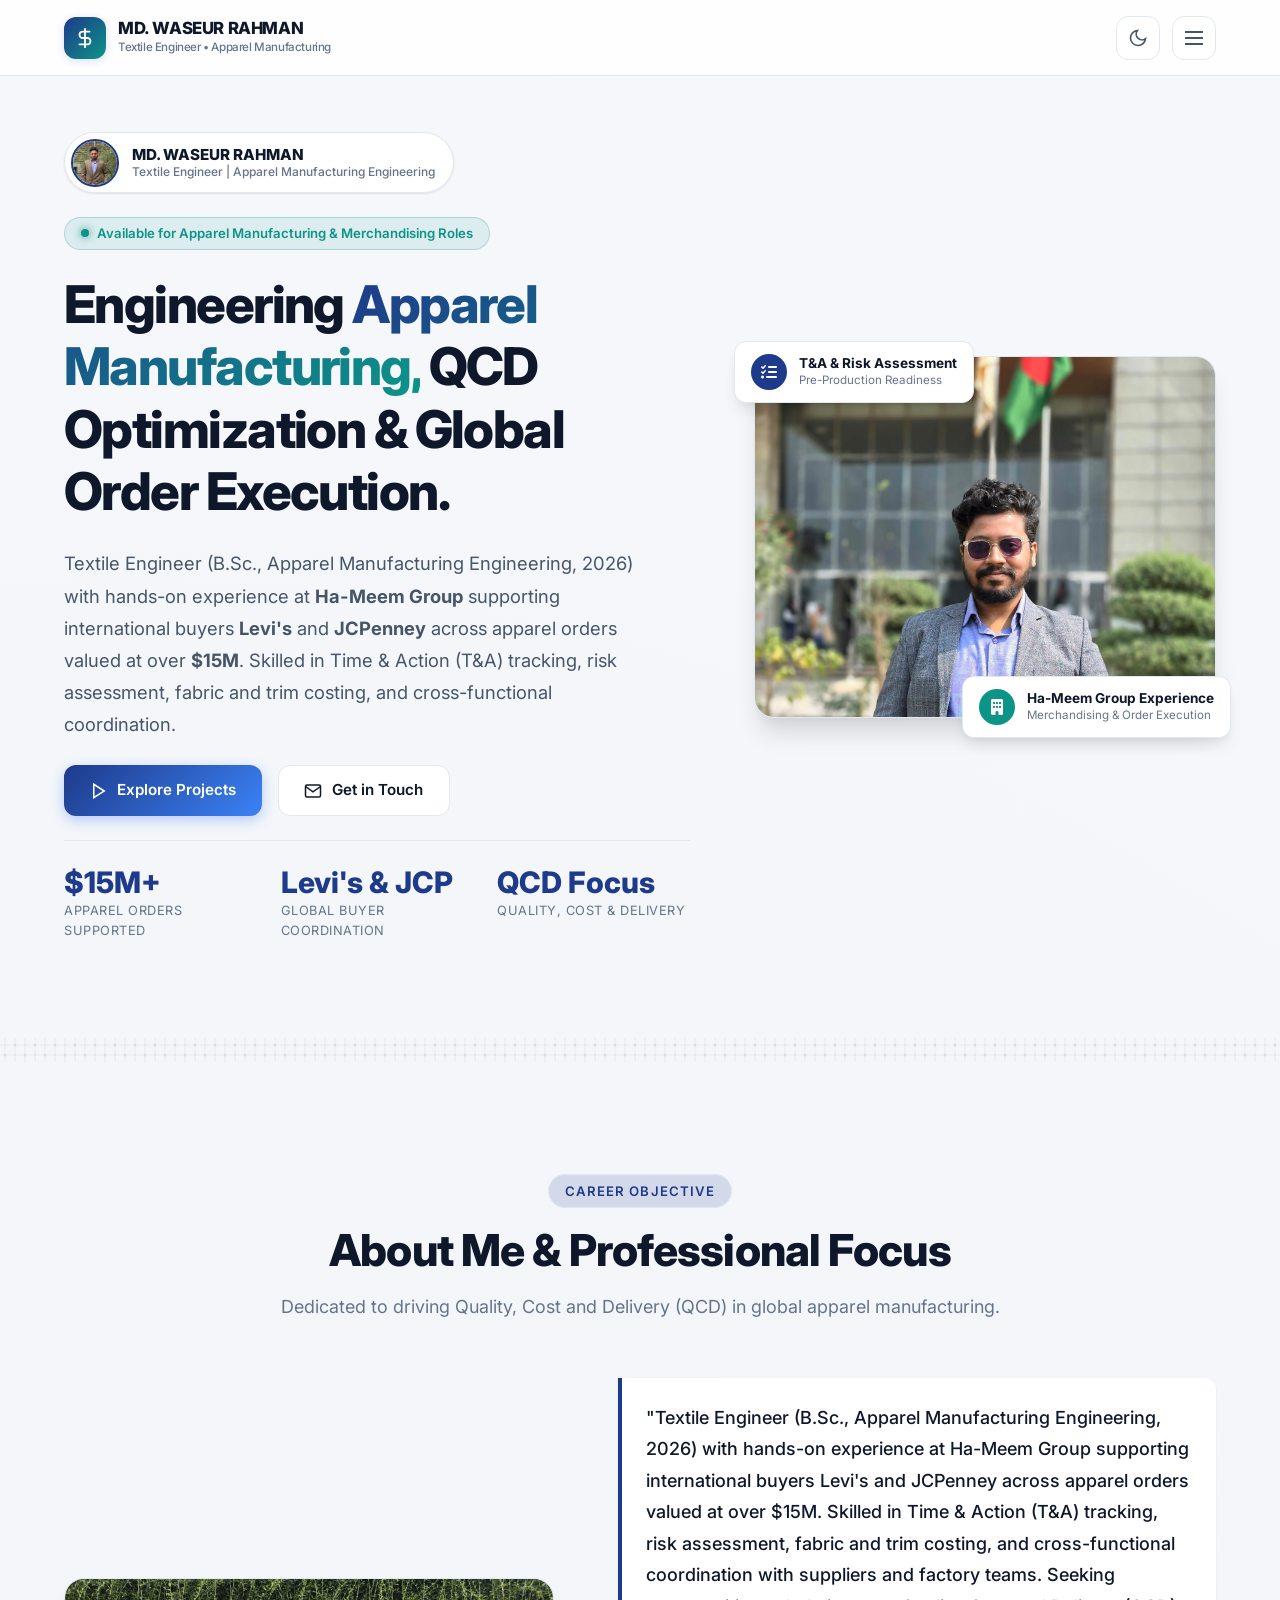
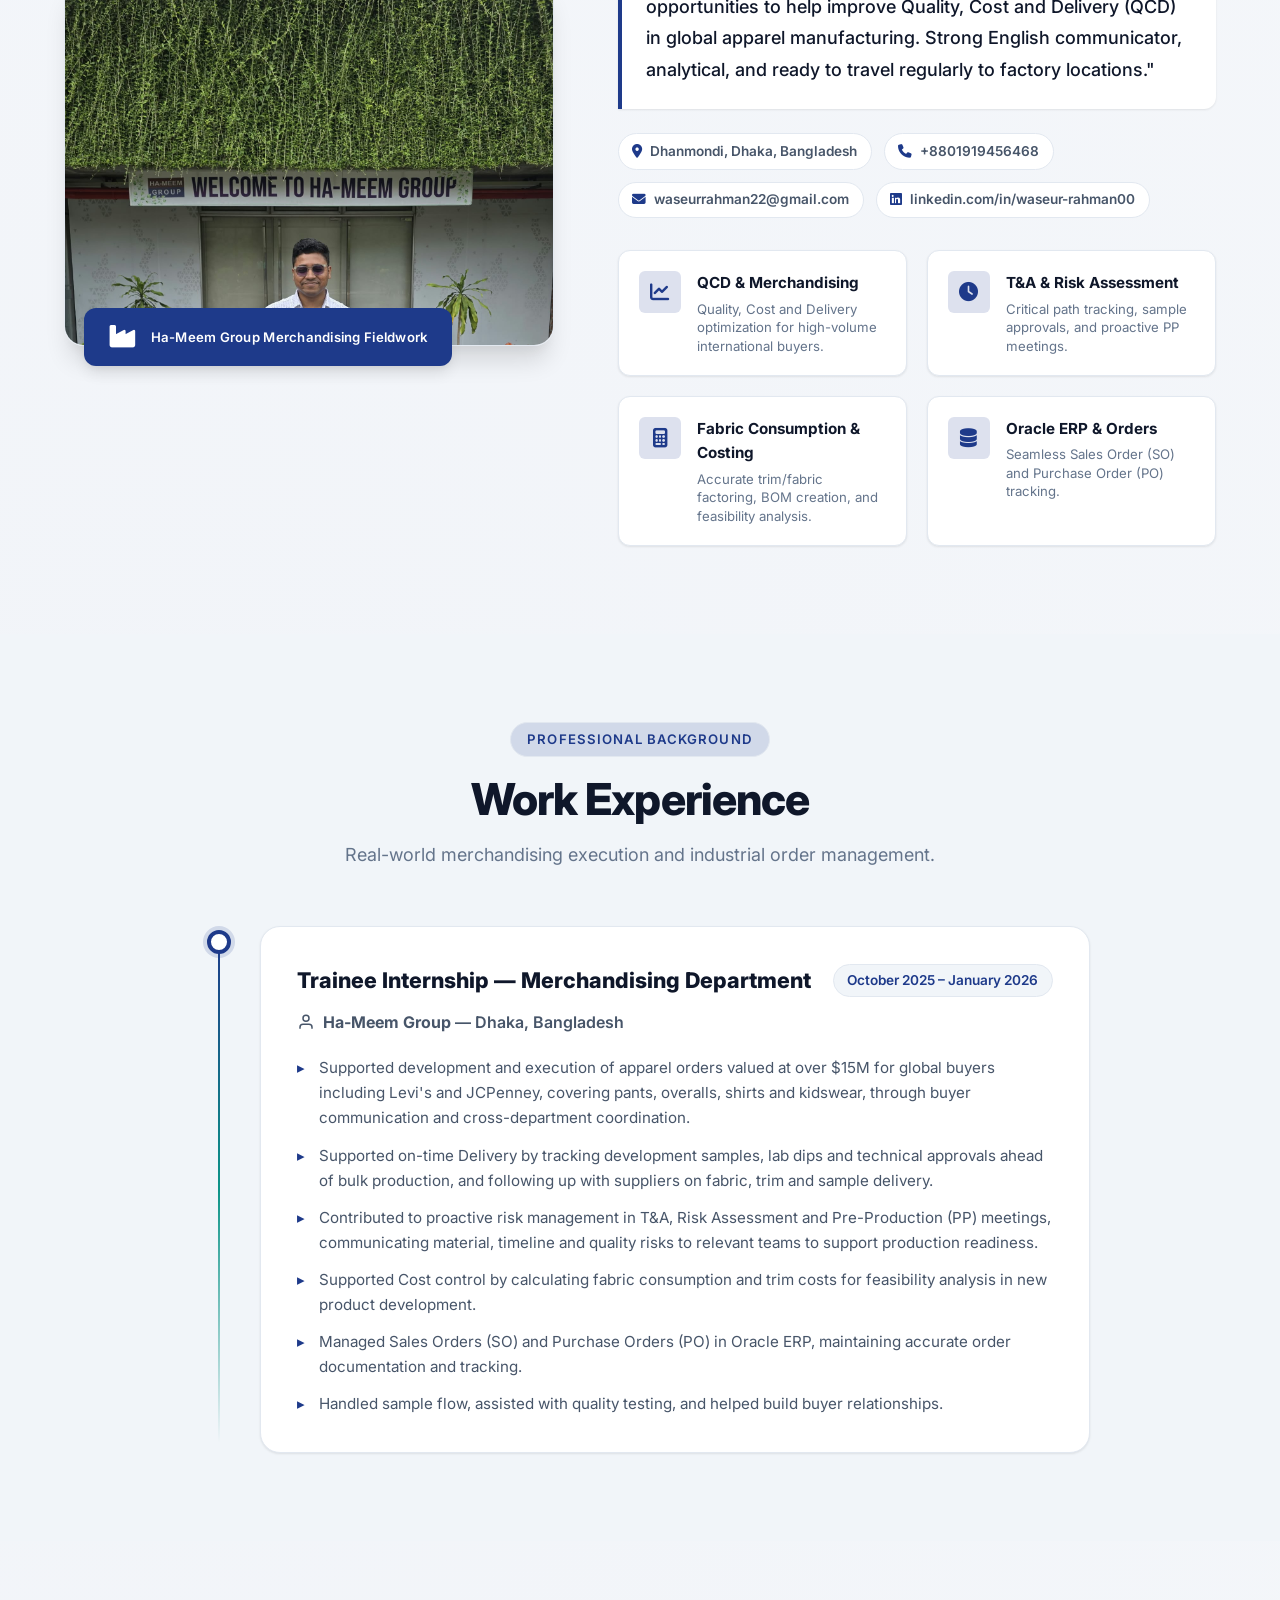
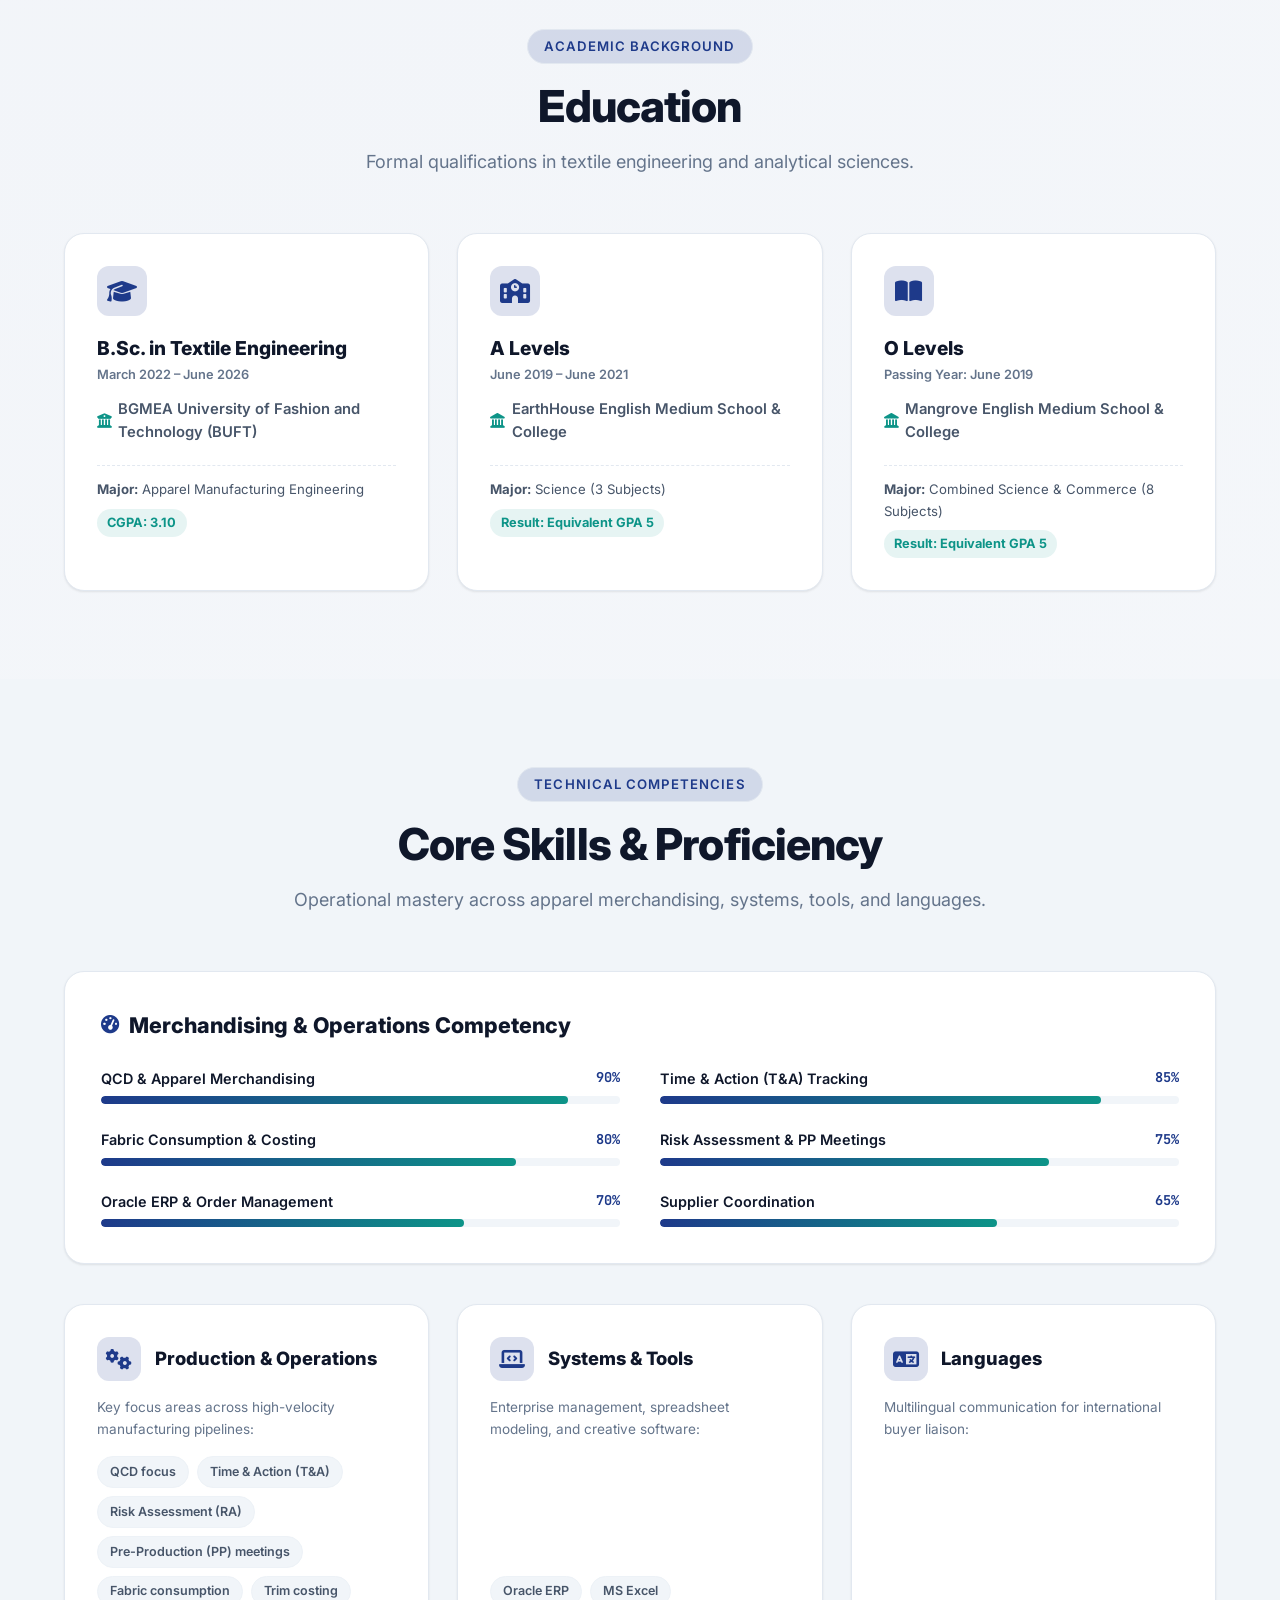
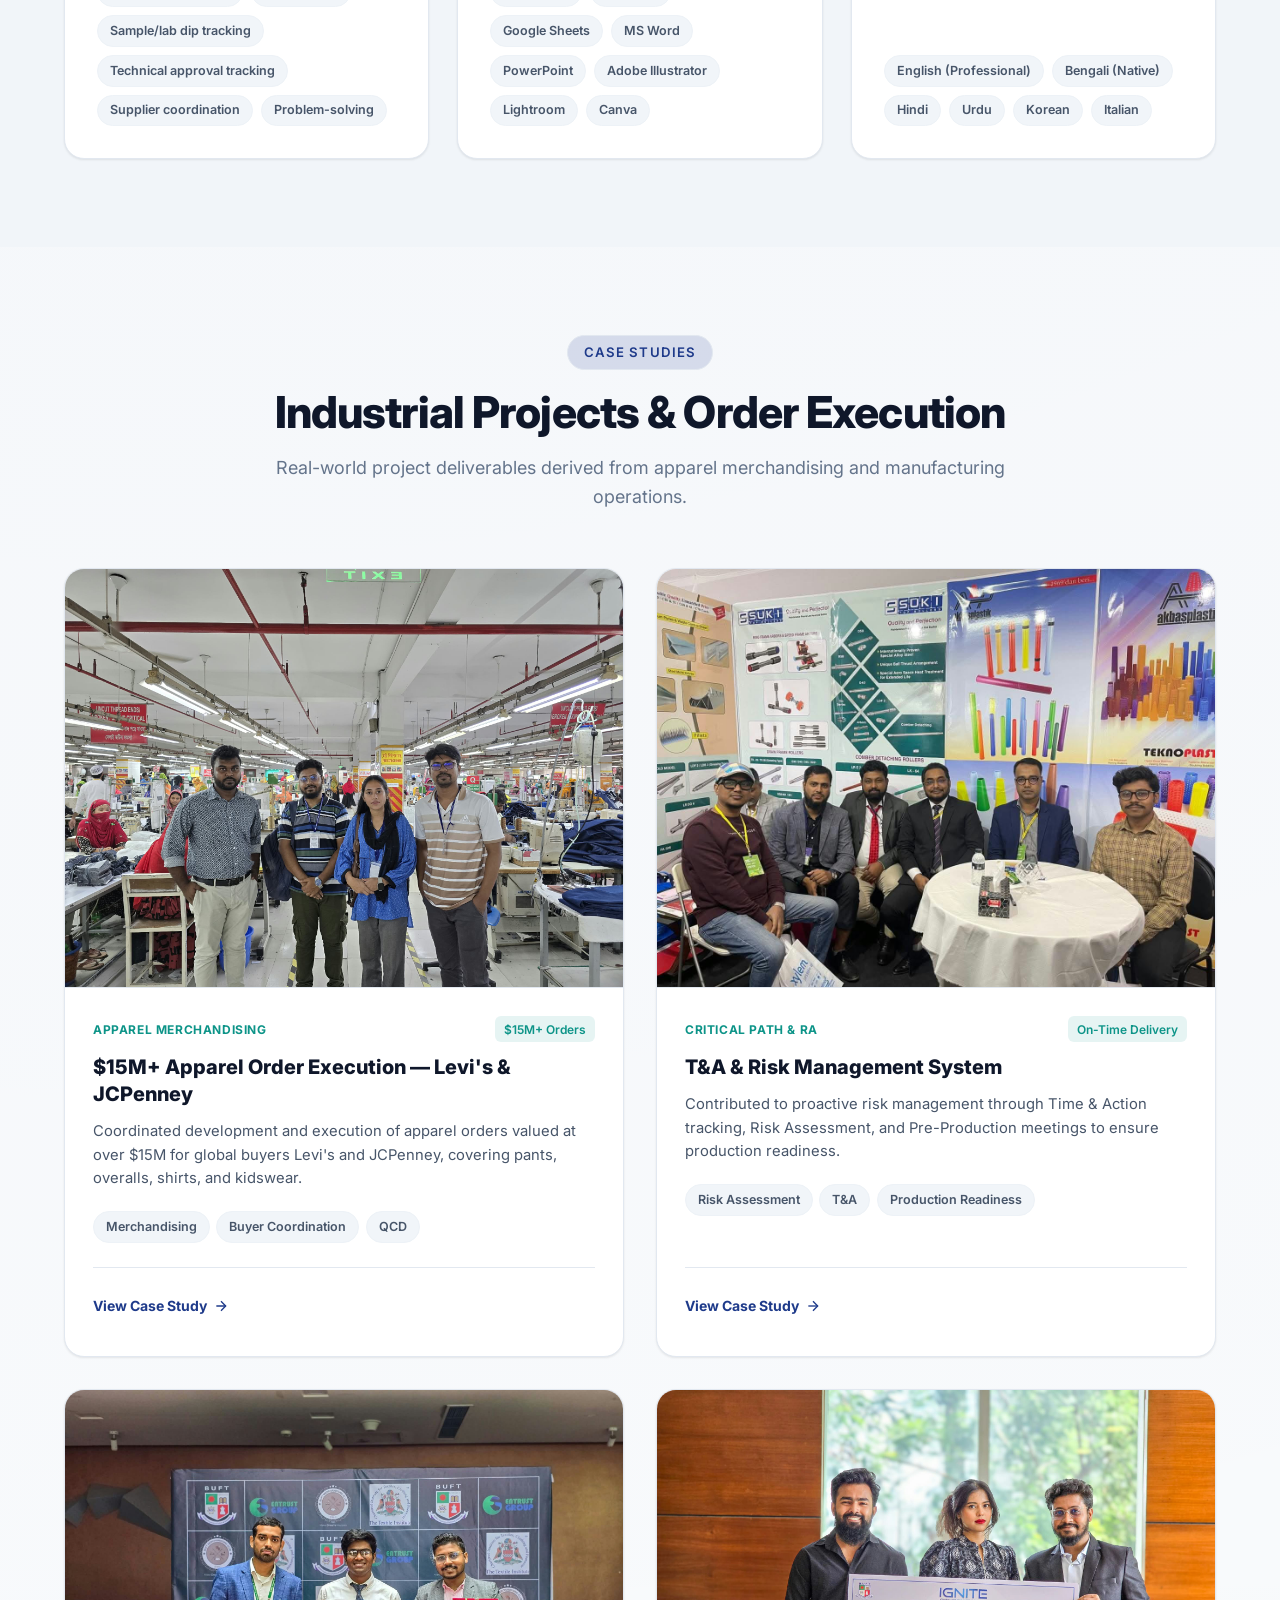
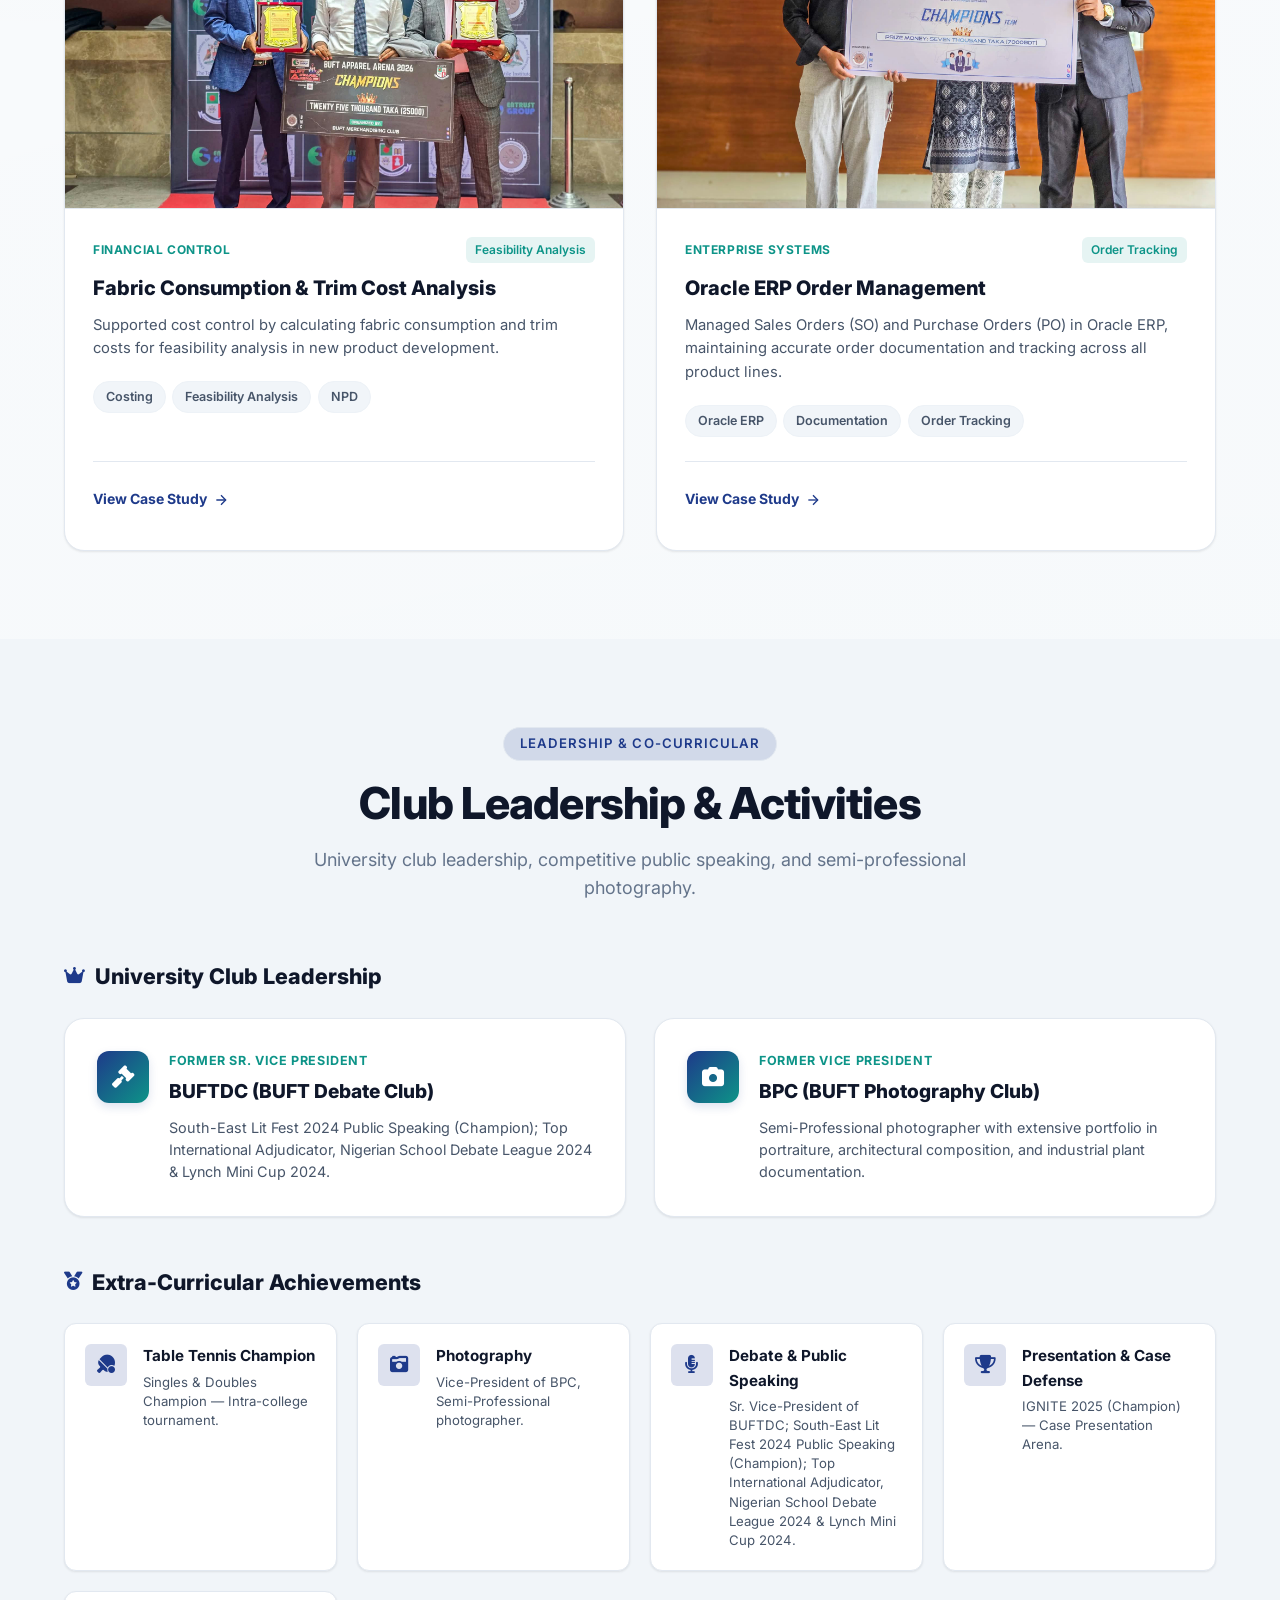
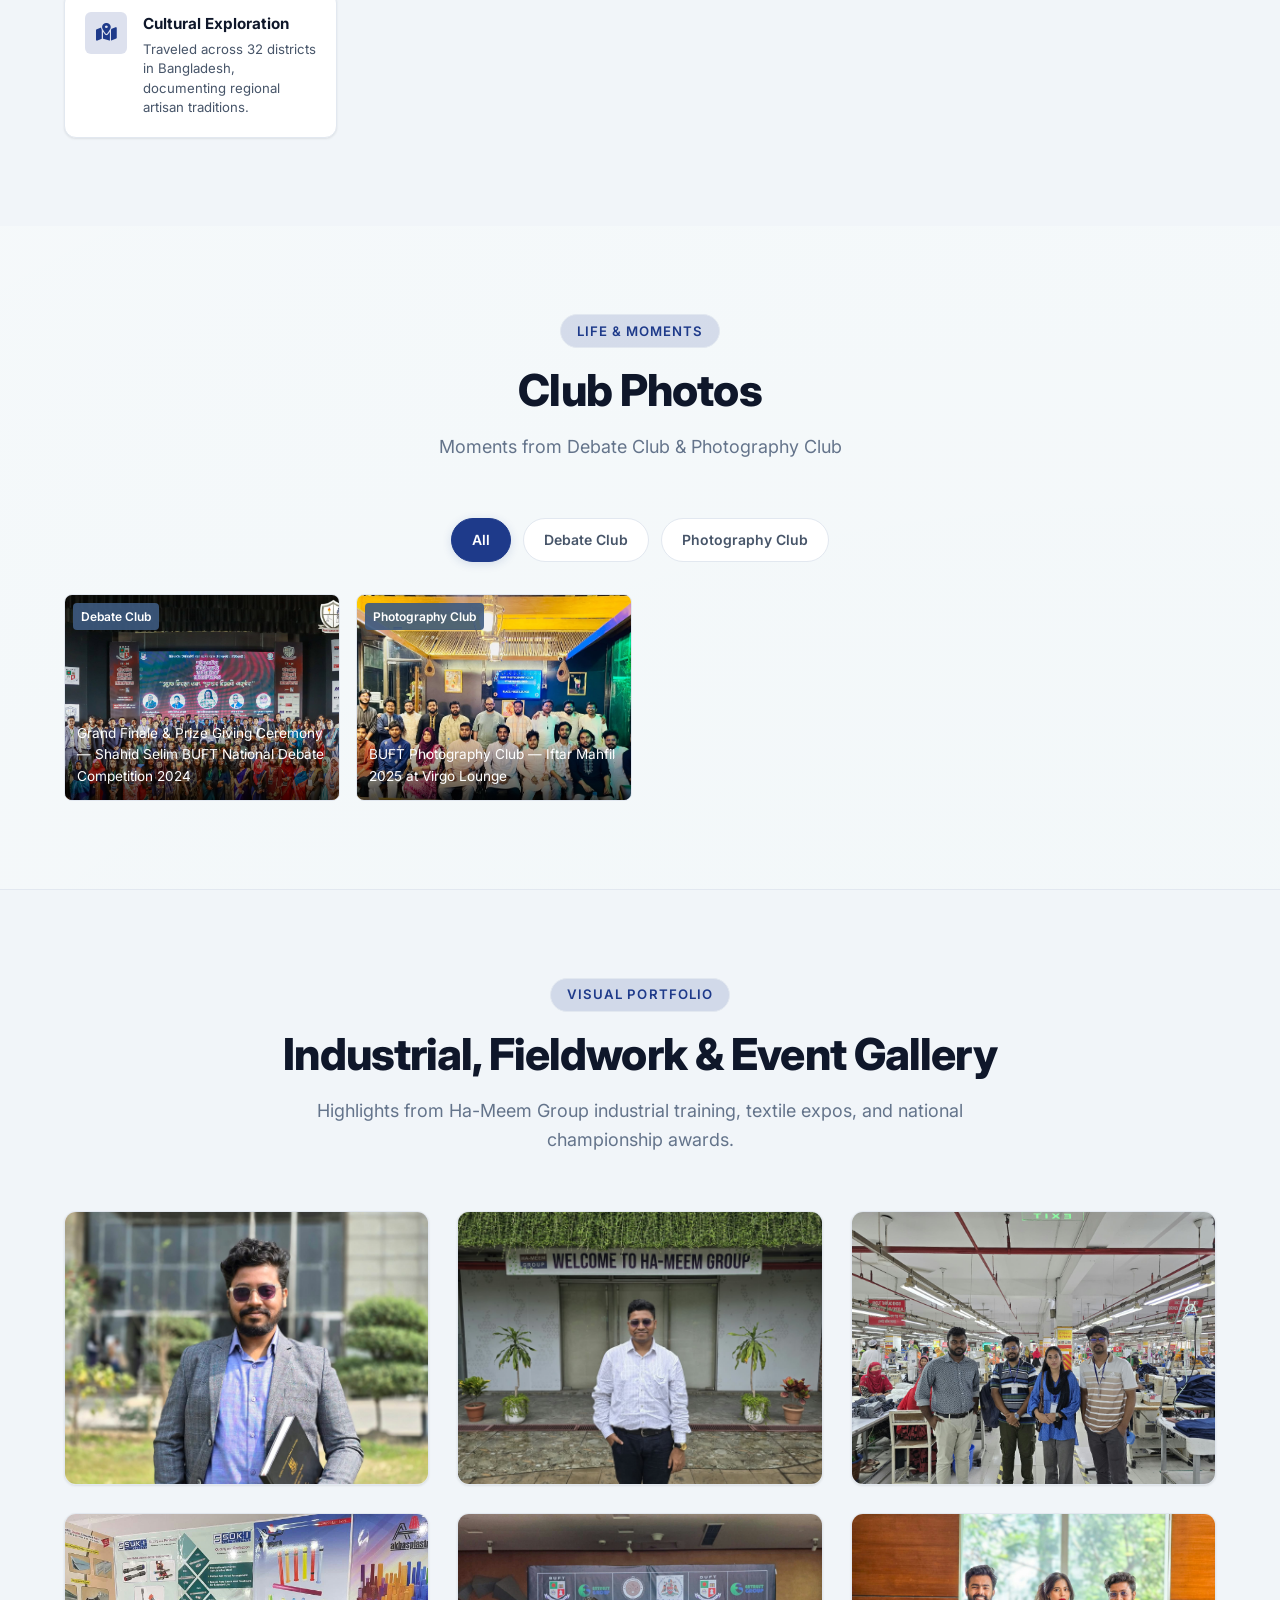
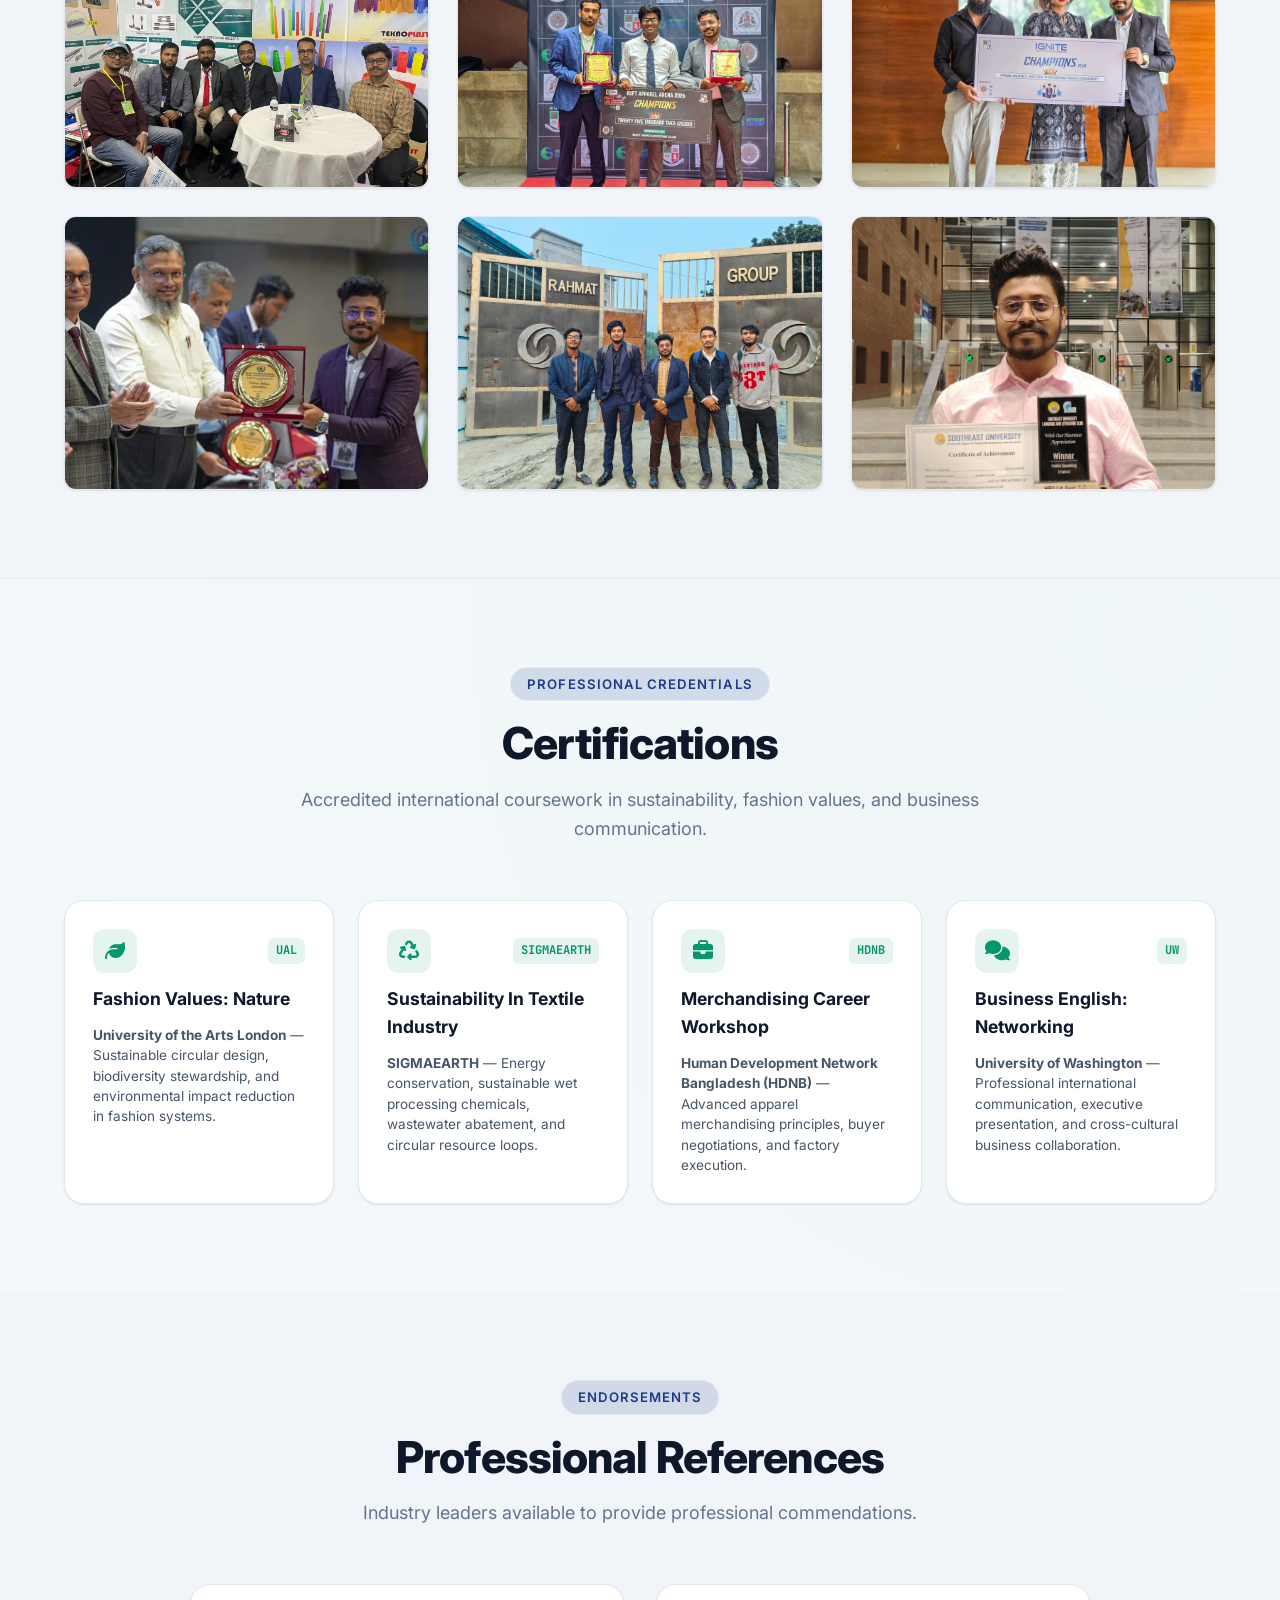
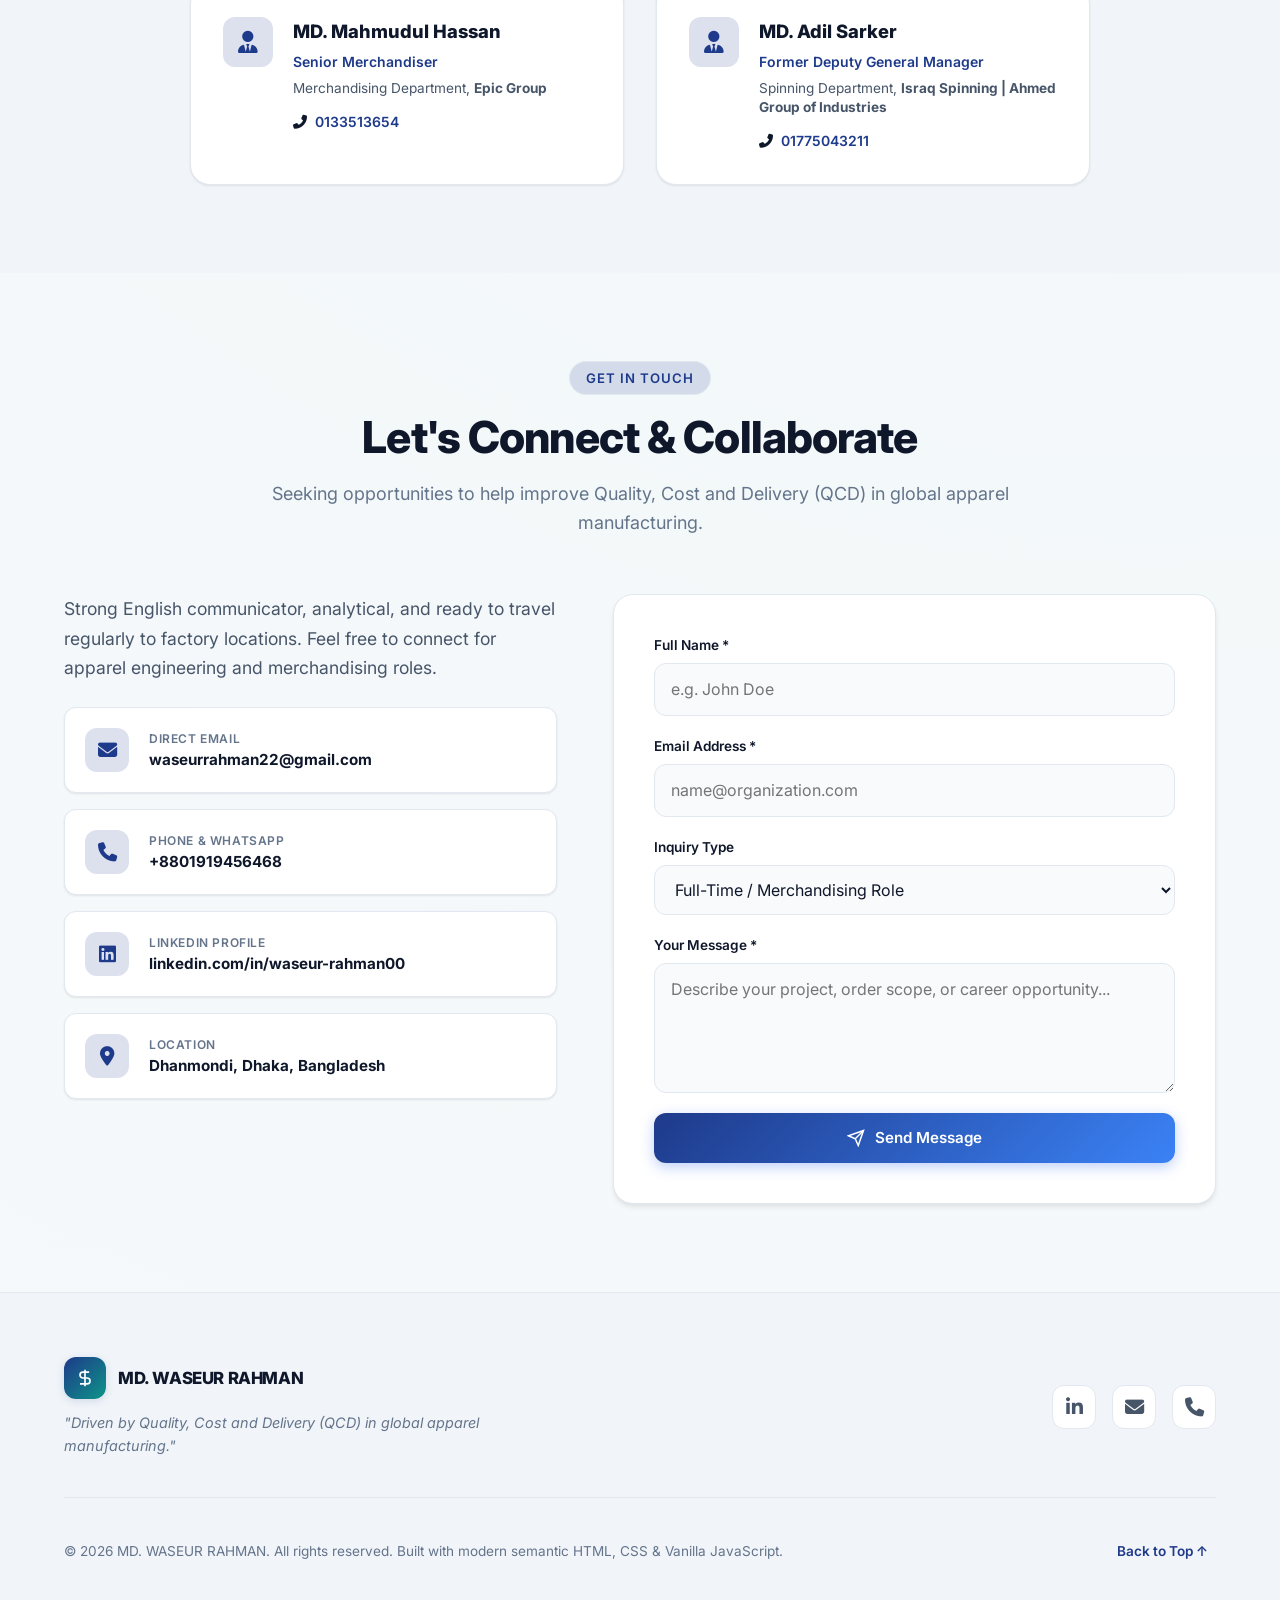
<file: index.html>
<!DOCTYPE html>
<html lang="en" data-theme="light">
<head>
  <meta charset="UTF-8">
  <meta name="viewport" content="width=device-width, initial-scale=1.0">
  <title>MD. WASEUR RAHMAN | Textile Engineer &amp; Apparel Manufacturing Specialist</title>
  <meta name="description" content="Portfolio of MD. WASEUR RAHMAN, Textile Engineer (B.Sc., Apparel Manufacturing Engineering, 2026, BUFT) with hands-on experience at Ha-Meem Group supporting Levi's and JCPenney orders over $15M.">
  <meta name="keywords" content="MD. WASEUR RAHMAN, Textile Engineer, Apparel Manufacturing Engineering, BUFT, Ha-Meem Group, Levi's, JCPenney, Merchandising, Time & Action, Risk Assessment, Oracle ERP, QCD">
  <meta name="author" content="MD. WASEUR RAHMAN">

  <!-- Open Graph / Meta -->
  <meta property="og:type" content="website">
  <meta property="og:title" content="MD. WASEUR RAHMAN | Textile Engineer | Apparel Manufacturing Engineering">
  <meta property="og:description" content="Textile Engineer with hands-on experience at Ha-Meem Group supporting global buyers Levi's and JCPenney across apparel orders valued at over $15M.">

  <!-- Google Fonts: Inter & JetBrains Mono -->
  <link rel="preconnect" href="https://fonts.googleapis.com">
  <link rel="preconnect" href="https://fonts.gstatic.com" crossorigin>
  <link href="https://fonts.googleapis.com/css2?family=Inter:wght@300;400;500;600;700;800&family=JetBrains+Mono:wght@400;600&display=swap" rel="stylesheet">

  <!-- Font Awesome Icons -->
  <link rel="stylesheet" href="https://cdnjs.cloudflare.com/ajax/libs/font-awesome/6.5.1/css/all.min.css">

  <!-- Stylesheet -->
  <link rel="stylesheet" href="style.css">
</head>
<body>

  <!-- ========================================================================
       Header & Navigation
       ======================================================================== -->
  <header class="site-header">
    <div class="container navbar">
      <a href="#home" class="brand" aria-label="MD. WASEUR RAHMAN Portfolio Home">
        <div class="brand-icon-wrap" aria-hidden="true">
          <!-- Textile Spool / Weave SVG Icon -->
          <svg width="22" height="22" viewBox="0 0 24 24" fill="none" stroke="currentColor" stroke-width="2" stroke-linecap="round" stroke-linejoin="round">
            <path d="M12 2v20M17 5H9.5a3.5 3.5 0 0 0 0 7h5a3.5 3.5 0 0 1 0 7H6"/>
          </svg>
        </div>
        <div class="brand-text">
          <span class="brand-name">MD. WASEUR RAHMAN</span>
          <span class="brand-tagline">Textile Engineer • Apparel Manufacturing</span>
        </div>
      </a>

      <!-- Desktop & Mobile Navigation Links -->
      <nav id="nav-links" class="nav-links" aria-label="Main Navigation">
        <a href="#home" class="nav-link active">Home</a>
        <a href="#about" class="nav-link">About</a>
        <a href="#experience" class="nav-link">Experience</a>
        <a href="#education" class="nav-link">Education</a>
        <a href="#skills" class="nav-link">Skills</a>
        <a href="#projects" class="nav-link">Projects</a>
        <a href="#leadership" class="nav-link">Leadership</a>
        <a href="#club-photos" class="nav-link">Club Photos</a>
        <a href="#gallery" class="nav-link">Gallery</a>
        <a href="#certifications" class="nav-link">Certifications</a>
        <a href="#references" class="nav-link">References</a>
        <a href="#contact" class="nav-link">Contact</a>
      </nav>

      <div class="nav-actions">
        <!-- Theme Toggle Button -->
        <button id="theme-toggle-btn" class="theme-toggle-btn" aria-label="Toggle Dark/Light Mode" title="Toggle theme">
          <svg width="20" height="20" viewBox="0 0 24 24" fill="none" stroke="currentColor" stroke-width="2"><path d="M21 12.79A9 9 0 1 1 11.21 3 7 7 0 0 0 21 12.79z"/></svg>
        </button>

        <!-- Mobile Menu Toggle Button -->
        <button id="mobile-menu-btn" class="mobile-menu-btn hamburger" aria-label="Open mobile menu" aria-expanded="false">
          <svg width="24" height="24" viewBox="0 0 24 24" fill="none" stroke="currentColor" stroke-width="2"><line x1="3" y1="12" x2="21" y2="12"/><line x1="3" y1="6" x2="21" y2="6"/><line x1="3" y1="18" x2="21" y2="18"/></svg>
        </button>
      </div>
    </div>
  </header>

  <main>
    <!-- ======================================================================
         1. Hero Section
         ====================================================================== -->
    <section id="home" class="hero-section">
      <div class="container hero-grid">
        <div class="hero-content">
          <!-- Hero Author Badge with Profile Image -->
          <div class="hero-author-badge">
            <!-- Adjust data-focus to re-center the subject. Format: "X% Y%". X=horizontal (0% left, 100% right), Y=vertical (0% top, 100% bottom) -->
            <div id="profile-img-slot" class="img-slot aspect-1-1 hero-avatar">
              <img src="assets/images/profile/profile.jpg" alt="Profile photo of MD. WASEUR RAHMAN" data-focus="50% 30%" loading="eager" class="loaded">
            </div>
            <div class="hero-author-info">
              <span class="hero-author-name">MD. WASEUR RAHMAN</span>
              <span class="hero-author-title">Textile Engineer | Apparel Manufacturing Engineering</span>
            </div>
          </div>

          <div class="hero-pill">
            <span class="hero-pill-dot" aria-hidden="true"></span>
            <span>Available for Apparel Manufacturing &amp; Merchandising Roles</span>
          </div>

          <h1 class="hero-title">
            Engineering <span class="gradient-text">Apparel Manufacturing,</span> QCD Optimization &amp; Global Order Execution.
          </h1>

          <p class="hero-description">
            Textile Engineer (B.Sc., Apparel Manufacturing Engineering, 2026) with hands-on experience at <strong>Ha-Meem Group</strong> supporting international buyers <strong>Levi's</strong> and <strong>JCPenney</strong> across apparel orders valued at over <strong>$15M</strong>. Skilled in Time &amp; Action (T&amp;A) tracking, risk assessment, fabric and trim costing, and cross-functional coordination.
          </p>

          <div class="hero-actions">
            <a href="#projects" class="btn btn-primary">
              <svg width="18" height="18" viewBox="0 0 24 24" fill="none" stroke="currentColor" stroke-width="2"><polygon points="5 3 19 12 5 21 5 3"/></svg>
              Explore Projects
            </a>
            <a href="#contact" class="btn btn-secondary">
              <svg width="18" height="18" viewBox="0 0 24 24" fill="none" stroke="currentColor" stroke-width="2"><path d="M4 4h16c1.1 0 2 .9 2 2v12c0 1.1-.9 2-2 2H4c-1.1 0-2-.9-2-2V6c0-1.1.9-2 2-2z"/><polyline points="22,6 12,13 2,6"/></svg>
              Get in Touch
            </a>
          </div>

          <!-- Quick Quantitative Stats -->
          <div class="hero-stats">
            <div class="stat-item">
              <span class="stat-number">$15M+</span>
              <span class="stat-label">Apparel Orders Supported</span>
            </div>
            <div class="stat-item">
              <span class="stat-number">Levi's &amp; JCP</span>
              <span class="stat-label">Global Buyer Coordination</span>
            </div>
            <div class="stat-item">
              <span class="stat-number">QCD Focus</span>
              <span class="stat-label">Quality, Cost &amp; Delivery</span>
            </div>
          </div>
        </div>

        <!-- Hero Visual Media with Aspect Ratio Enforcement -->
        <div class="hero-media-wrapper">
          <div class="hero-media-card">
            <!-- Adjust data-focus to re-center the subject. Format: "X% Y%". X=horizontal (0% left, 100% right), Y=vertical (0% top, 100% bottom) -->
            <div id="hero-img-slot" class="img-slot aspect-hero">
              <img src="assets/images/hero/hero.jpg" alt="MD. WASEUR RAHMAN presenting BUFT Industrial Training Report" data-focus="50% 18%" loading="eager" class="loaded">
            </div>
          </div>

          <!-- Decorative Floating Badges -->
          <div class="floating-badge badge-top-left badge-blue">
            <div class="floating-badge-icon" aria-hidden="true">
              <i class="fas fa-tasks"></i>
            </div>
            <div class="floating-badge-text">
              <span class="floating-badge-title">T&amp;A &amp; Risk Assessment</span>
              <span class="floating-badge-desc">Pre-Production Readiness</span>
            </div>
          </div>

          <div class="floating-badge badge-bottom-right badge-teal">
            <div class="floating-badge-icon" aria-hidden="true">
              <i class="fas fa-building"></i>
            </div>
            <div class="floating-badge-text">
              <span class="floating-badge-title">Ha-Meem Group Experience</span>
              <span class="floating-badge-desc">Merchandising &amp; Order Execution</span>
            </div>
          </div>
        </div>
      </div>
    </section>

    <div class="weave-divider" aria-hidden="true"></div>

    <!-- ======================================================================
         2. About Section (Career Objective)
         ====================================================================== -->
    <section id="about" class="section">
      <div class="container">
        <div class="section-title-wrap">
          <span class="section-badge">Career Objective</span>
          <h2 class="section-title">About Me &amp; Professional Focus</h2>
          <p class="section-subtitle">Dedicated to driving Quality, Cost and Delivery (QCD) in global apparel manufacturing.</p>
        </div>

        <div class="about-grid">
          <!-- About Image Column -->
          <div class="about-visual-column">
            <div class="about-img-frame">
              <!-- Adjust data-focus to re-center the subject. Format: "X% Y%". X=horizontal (0% left, 100% right), Y=vertical (0% top, 100% bottom) -->
              <div id="about-img-slot" class="img-slot aspect-4-3">
                <img src="assets/images/profile/about.jpg" alt="MD. WASEUR RAHMAN at Ha-Meem Group Industrial Complex" data-focus="50% 20%" loading="lazy" class="loaded">
              </div>
            </div>
            <div class="about-experience-badge">
              <span class="about-experience-num"><i class="fas fa-industry"></i></span>
              <span class="about-experience-label">Ha-Meem Group Merchandising Fieldwork</span>
            </div>
          </div>

          <!-- About Biography & Core Competencies -->
          <div class="about-content-column">
            <p class="lead-bio">
              "Textile Engineer (B.Sc., Apparel Manufacturing Engineering, 2026) with hands-on experience at Ha-Meem Group supporting international buyers Levi's and JCPenney across apparel orders valued at over $15M. Skilled in Time &amp; Action (T&amp;A) tracking, risk assessment, fabric and trim costing, and cross-functional coordination with suppliers and factory teams. Seeking opportunities to help improve Quality, Cost and Delivery (QCD) in global apparel manufacturing. Strong English communicator, analytical, and ready to travel regularly to factory locations."
            </p>

            <!-- Quick Personal Info Pill Strip -->
            <div class="personal-info-strip">
              <div class="info-pill"><i class="fas fa-map-marker-alt"></i> Dhanmondi, Dhaka, Bangladesh</div>
              <div class="info-pill"><i class="fas fa-phone"></i> +8801919456468</div>
              <div class="info-pill"><i class="fas fa-envelope"></i> waseurrahman22@gmail.com</div>
              <a href="https://www.linkedin.com/in/waseur-rahman00" target="_blank" rel="noopener noreferrer" class="info-pill info-pill-link">
                <i class="fab fa-linkedin"></i> linkedin.com/in/waseur-rahman00
              </a>
            </div>

            <!-- Key Competency Cards -->
            <div class="key-competencies-grid">
              <div class="competency-card">
                <div class="competency-icon" aria-hidden="true"><i class="fas fa-chart-line"></i></div>
                <div>
                  <h3 class="competency-title">QCD &amp; Merchandising</h3>
                  <p class="competency-desc">Quality, Cost and Delivery optimization for high-volume international buyers.</p>
                </div>
              </div>
              <div class="competency-card">
                <div class="competency-icon" aria-hidden="true"><i class="fas fa-clock"></i></div>
                <div>
                  <h3 class="competency-title">T&amp;A &amp; Risk Assessment</h3>
                  <p class="competency-desc">Critical path tracking, sample approvals, and proactive PP meetings.</p>
                </div>
              </div>
              <div class="competency-card">
                <div class="competency-icon" aria-hidden="true"><i class="fas fa-calculator"></i></div>
                <div>
                  <h3 class="competency-title">Fabric Consumption &amp; Costing</h3>
                  <p class="competency-desc">Accurate trim/fabric factoring, BOM creation, and feasibility analysis.</p>
                </div>
              </div>
              <div class="competency-card">
                <div class="competency-icon" aria-hidden="true"><i class="fas fa-database"></i></div>
                <div>
                  <h3 class="competency-title">Oracle ERP &amp; Orders</h3>
                  <p class="competency-desc">Seamless Sales Order (SO) and Purchase Order (PO) tracking.</p>
                </div>
              </div>
            </div>
          </div>
        </div>
      </div>
    </section>

    <!-- ======================================================================
         3. Work Experience Section
         ====================================================================== -->
    <section id="experience" class="section" style="background: var(--bg-secondary);">
      <div class="container">
        <div class="section-title-wrap">
          <span class="section-badge">Professional Background</span>
          <h2 class="section-title">Work Experience</h2>
          <p class="section-subtitle">Real-world merchandising execution and industrial order management.</p>
        </div>

        <div class="timeline-wrap">
          <!-- Role: Trainee Internship — Merchandising Department -->
          <div class="timeline-item">
            <div class="timeline-marker" aria-hidden="true"></div>
            <div class="timeline-card">
              <div class="timeline-meta">
                <h3 class="timeline-role">Trainee Internship — Merchandising Department</h3>
                <span class="timeline-duration">October 2025 – January 2026</span>
              </div>
              <div class="timeline-company">
                <svg width="18" height="18" viewBox="0 0 24 24" fill="none" stroke="currentColor" stroke-width="2"><path d="M20 21v-2a4 4 0 0 0-4-4H8a4 4 0 0 0-4 4v2"/><circle cx="12" cy="7" r="4"/></svg>
                <span><strong>Ha-Meem Group</strong> — Dhaka, Bangladesh</span>
              </div>
              <ul class="timeline-bullets">
                <li>Supported development and execution of apparel orders valued at over $15M for global buyers including Levi's and JCPenney, covering pants, overalls, shirts and kidswear, through buyer communication and cross-department coordination.</li>
                <li>Supported on-time Delivery by tracking development samples, lab dips and technical approvals ahead of bulk production, and following up with suppliers on fabric, trim and sample delivery.</li>
                <li>Contributed to proactive risk management in T&amp;A, Risk Assessment and Pre-Production (PP) meetings, communicating material, timeline and quality risks to relevant teams to support production readiness.</li>
                <li>Supported Cost control by calculating fabric consumption and trim costs for feasibility analysis in new product development.</li>
                <li>Managed Sales Orders (SO) and Purchase Orders (PO) in Oracle ERP, maintaining accurate order documentation and tracking.</li>
                <li>Handled sample flow, assisted with quality testing, and helped build buyer relationships.</li>
              </ul>
            </div>
          </div>
        </div>
      </div>
    </section>

    <!-- ======================================================================
         4. Education Section
         ====================================================================== -->
    <section id="education" class="section">
      <div class="container">
        <div class="section-title-wrap">
          <span class="section-badge">Academic Background</span>
          <h2 class="section-title">Education</h2>
          <p class="section-subtitle">Formal qualifications in textile engineering and analytical sciences.</p>
        </div>

        <div class="education-grid">
          <!-- 1. B.Sc. in Textile Engineering -->
          <div class="education-card">
            <div class="edu-badge-icon" aria-hidden="true">
              <i class="fas fa-graduation-cap"></i>
            </div>
            <div class="edu-card-content">
              <div class="edu-header">
                <h3 class="edu-degree">B.Sc. in Textile Engineering</h3>
                <span class="edu-duration">March 2022 – June 2026</span>
              </div>
              <div class="edu-institution">
                <i class="fas fa-university"></i> BGMEA University of Fashion and Technology (BUFT)
              </div>
              <div class="edu-details-row">
                <span class="edu-tag"><strong>Major:</strong> Apparel Manufacturing Engineering</span>
                <span class="edu-score-badge">CGPA: 3.10</span>
              </div>
            </div>
          </div>

          <!-- 2. A Levels -->
          <div class="education-card">
            <div class="edu-badge-icon" aria-hidden="true">
              <i class="fas fa-school"></i>
            </div>
            <div class="edu-card-content">
              <div class="edu-header">
                <h3 class="edu-degree">A Levels</h3>
                <span class="edu-duration">June 2019 – June 2021</span>
              </div>
              <div class="edu-institution">
                <i class="fas fa-landmark"></i> EarthHouse English Medium School &amp; College
              </div>
              <div class="edu-details-row">
                <span class="edu-tag"><strong>Major:</strong> Science (3 Subjects)</span>
                <span class="edu-score-badge">Result: Equivalent GPA 5</span>
              </div>
            </div>
          </div>

          <!-- 3. O Levels -->
          <div class="education-card">
            <div class="edu-badge-icon" aria-hidden="true">
              <i class="fas fa-book-open"></i>
            </div>
            <div class="edu-card-content">
              <div class="edu-header">
                <h3 class="edu-degree">O Levels</h3>
                <span class="edu-duration">Passing Year: June 2019</span>
              </div>
              <div class="edu-institution">
                <i class="fas fa-landmark"></i> Mangrove English Medium School &amp; College
              </div>
              <div class="edu-details-row">
                <span class="edu-tag"><strong>Major:</strong> Combined Science &amp; Commerce (8 Subjects)</span>
                <span class="edu-score-badge">Result: Equivalent GPA 5</span>
              </div>
            </div>
          </div>
        </div>
      </div>
    </section>

    <!-- ======================================================================
         5. Core Skills & Skill Bars Section
         ====================================================================== -->
    <section id="skills" class="section" style="background: var(--bg-secondary);">
      <div class="container">
        <div class="section-title-wrap">
          <span class="section-badge">Technical Competencies</span>
          <h2 class="section-title">Core Skills &amp; Proficiency</h2>
          <p class="section-subtitle">Operational mastery across apparel merchandising, systems, tools, and languages.</p>
        </div>

        <!-- 6 Exact Skill Bars -->
        <div class="skill-bars-card">
          <h3 class="subheading-title"><i class="fas fa-tachometer-alt"></i> Merchandising &amp; Operations Competency</h3>
          <div class="skill-bars-grid">
            <div class="skill-bar-item">
              <div class="skill-bar-info">
                <span class="skill-bar-name">QCD &amp; Apparel Merchandising</span>
                <span class="skill-bar-percent">90%</span>
              </div>
              <div class="skill-progress-track">
                <div class="skill-progress-fill" style="width: 90%;"></div>
              </div>
            </div>

            <div class="skill-bar-item">
              <div class="skill-bar-info">
                <span class="skill-bar-name">Time &amp; Action (T&amp;A) Tracking</span>
                <span class="skill-bar-percent">85%</span>
              </div>
              <div class="skill-progress-track">
                <div class="skill-progress-fill" style="width: 85%;"></div>
              </div>
            </div>

            <div class="skill-bar-item">
              <div class="skill-bar-info">
                <span class="skill-bar-name">Fabric Consumption &amp; Costing</span>
                <span class="skill-bar-percent">80%</span>
              </div>
              <div class="skill-progress-track">
                <div class="skill-progress-fill" style="width: 80%;"></div>
              </div>
            </div>

            <div class="skill-bar-item">
              <div class="skill-bar-info">
                <span class="skill-bar-name">Risk Assessment &amp; PP Meetings</span>
                <span class="skill-bar-percent">75%</span>
              </div>
              <div class="skill-progress-track">
                <div class="skill-progress-fill" style="width: 75%;"></div>
              </div>
            </div>

            <div class="skill-bar-item">
              <div class="skill-bar-info">
                <span class="skill-bar-name">Oracle ERP &amp; Order Management</span>
                <span class="skill-bar-percent">70%</span>
              </div>
              <div class="skill-progress-track">
                <div class="skill-progress-fill" style="width: 70%;"></div>
              </div>
            </div>

            <div class="skill-bar-item">
              <div class="skill-bar-info">
                <span class="skill-bar-name">Supplier Coordination</span>
                <span class="skill-bar-percent">65%</span>
              </div>
              <div class="skill-progress-track">
                <div class="skill-progress-fill" style="width: 65%;"></div>
              </div>
            </div>
          </div>
        </div>

        <!-- 3 Categorized Skill Domains -->
        <div class="skills-categories-grid">
          <!-- Domain 1: Production & Operations -->
          <div class="skill-category-card">
            <div class="cat-header">
              <div class="cat-icon" aria-hidden="true"><i class="fas fa-cogs"></i></div>
              <h3 class="cat-title">Production &amp; Operations</h3>
            </div>
            <p class="cat-desc">Key focus areas across high-velocity manufacturing pipelines:</p>
            <div class="skill-pill-cloud">
              <span class="tech-tag">QCD focus</span>
              <span class="tech-tag">Time &amp; Action (T&amp;A)</span>
              <span class="tech-tag">Risk Assessment (RA)</span>
              <span class="tech-tag">Pre-Production (PP) meetings</span>
              <span class="tech-tag">Fabric consumption</span>
              <span class="tech-tag">Trim costing</span>
              <span class="tech-tag">Sample/lab dip tracking</span>
              <span class="tech-tag">Technical approval tracking</span>
              <span class="tech-tag">Supplier coordination</span>
              <span class="tech-tag">Problem-solving</span>
            </div>
          </div>

          <!-- Domain 2: Systems & Tools -->
          <div class="skill-category-card">
            <div class="cat-header">
              <div class="cat-icon" aria-hidden="true"><i class="fas fa-laptop-code"></i></div>
              <h3 class="cat-title">Systems &amp; Tools</h3>
            </div>
            <p class="cat-desc">Enterprise management, spreadsheet modeling, and creative software:</p>
            <div class="skill-pill-cloud">
              <span class="tech-tag">Oracle ERP</span>
              <span class="tech-tag">MS Excel</span>
              <span class="tech-tag">Google Sheets</span>
              <span class="tech-tag">MS Word</span>
              <span class="tech-tag">PowerPoint</span>
              <span class="tech-tag">Adobe Illustrator</span>
              <span class="tech-tag">Lightroom</span>
              <span class="tech-tag">Canva</span>
            </div>
          </div>

          <!-- Domain 3: Languages -->
          <div class="skill-category-card">
            <div class="cat-header">
              <div class="cat-icon" aria-hidden="true"><i class="fas fa-language"></i></div>
              <h3 class="cat-title">Languages</h3>
            </div>
            <p class="cat-desc">Multilingual communication for international buyer liaison:</p>
            <div class="skill-pill-cloud">
              <span class="tech-tag">English (Professional)</span>
              <span class="tech-tag">Bengali (Native)</span>
              <span class="tech-tag">Hindi</span>
              <span class="tech-tag">Urdu</span>
              <span class="tech-tag">Korean</span>
              <span class="tech-tag">Italian</span>
            </div>
          </div>
        </div>
      </div>
    </section>

    <!-- ======================================================================
         6. Projects Section (4 Real Experience Projects)
         ====================================================================== -->
    <section id="projects" class="section">
      <div class="container">
        <div class="section-title-wrap">
          <span class="section-badge">Case Studies</span>
          <h2 class="section-title">Industrial Projects &amp; Order Execution</h2>
          <p class="section-subtitle">Real-world project deliverables derived from apparel merchandising and manufacturing operations.</p>
        </div>

        <div class="projects-grid">
          <!-- Project 1: $15M+ Apparel Order Execution — Levi's & JCPenney -->
          <article class="project-card" data-category="merchandising">
            <div class="project-img-slot aspect-16-9 project-card-media">
              <img src="assets/images/projects/project-1.jpg" alt="$15M+ Apparel Order Execution — Levi's &amp; JCPenney" loading="lazy" class="loaded">
            </div>
            <div class="project-card-body">
              <div class="project-badge-row">
                <span class="project-category">Apparel Merchandising</span>
                <span class="project-impact-stat">$15M+ Orders</span>
              </div>
              <h3 class="project-title">$15M+ Apparel Order Execution — Levi's &amp; JCPenney</h3>
              <p class="project-description">
                Coordinated development and execution of apparel orders valued at over $15M for global buyers Levi's and JCPenney, covering pants, overalls, shirts, and kidswear.
              </p>
              <div class="project-tags">
                <span class="tech-tag">Merchandising</span>
                <span class="tech-tag">Buyer Coordination</span>
                <span class="tech-tag">QCD</span>
              </div>
              <div class="project-card-footer">
                <button class="project-detail-btn" data-project-id="0">
                  <span>View Case Study</span>
                  <svg width="16" height="16" viewBox="0 0 24 24" fill="none" stroke="currentColor" stroke-width="2"><line x1="5" y1="12" x2="19" y2="12"/><polyline points="12 5 19 12 12 19"/></svg>
                </button>
              </div>
            </div>
          </article>

          <!-- Project 2: T&A & Risk Management System -->
          <article class="project-card" data-category="operations">
            <div class="project-img-slot aspect-16-9 project-card-media">
              <img src="assets/images/projects/project-2.jpg" alt="T&amp;A &amp; Risk Management System" loading="lazy" class="loaded">
            </div>
            <div class="project-card-body">
              <div class="project-badge-row">
                <span class="project-category">Critical Path &amp; RA</span>
                <span class="project-impact-stat">On-Time Delivery</span>
              </div>
              <h3 class="project-title">T&amp;A &amp; Risk Management System</h3>
              <p class="project-description">
                Contributed to proactive risk management through Time &amp; Action tracking, Risk Assessment, and Pre-Production meetings to ensure production readiness.
              </p>
              <div class="project-tags">
                <span class="tech-tag">Risk Assessment</span>
                <span class="tech-tag">T&amp;A</span>
                <span class="tech-tag">Production Readiness</span>
              </div>
              <div class="project-card-footer">
                <button class="project-detail-btn" data-project-id="1">
                  <span>View Case Study</span>
                  <svg width="16" height="16" viewBox="0 0 24 24" fill="none" stroke="currentColor" stroke-width="2"><line x1="5" y1="12" x2="19" y2="12"/><polyline points="12 5 19 12 12 19"/></svg>
                </button>
              </div>
            </div>
          </article>

          <!-- Project 3: Fabric Consumption & Trim Cost Analysis -->
          <article class="project-card" data-category="costing">
            <div class="project-img-slot aspect-16-9 project-card-media">
              <img src="assets/images/projects/project-3.jpg" alt="Fabric Consumption &amp; Trim Cost Analysis" loading="lazy" class="loaded">
            </div>
            <div class="project-card-body">
              <div class="project-badge-row">
                <span class="project-category">Financial Control</span>
                <span class="project-impact-stat">Feasibility Analysis</span>
              </div>
              <h3 class="project-title">Fabric Consumption &amp; Trim Cost Analysis</h3>
              <p class="project-description">
                Supported cost control by calculating fabric consumption and trim costs for feasibility analysis in new product development.
              </p>
              <div class="project-tags">
                <span class="tech-tag">Costing</span>
                <span class="tech-tag">Feasibility Analysis</span>
                <span class="tech-tag">NPD</span>
              </div>
              <div class="project-card-footer">
                <button class="project-detail-btn" data-project-id="2">
                  <span>View Case Study</span>
                  <svg width="16" height="16" viewBox="0 0 24 24" fill="none" stroke="currentColor" stroke-width="2"><line x1="5" y1="12" x2="19" y2="12"/><polyline points="12 5 19 12 12 19"/></svg>
                </button>
              </div>
            </div>
          </article>

          <!-- Project 4: Oracle ERP Order Management -->
          <article class="project-card" data-category="erp">
            <div class="project-img-slot aspect-16-9 project-card-media">
              <img src="assets/images/projects/project-4.jpg" alt="Oracle ERP Order Management" loading="lazy" class="loaded">
            </div>
            <div class="project-card-body">
              <div class="project-badge-row">
                <span class="project-category">Enterprise Systems</span>
                <span class="project-impact-stat">Order Tracking</span>
              </div>
              <h3 class="project-title">Oracle ERP Order Management</h3>
              <p class="project-description">
                Managed Sales Orders (SO) and Purchase Orders (PO) in Oracle ERP, maintaining accurate order documentation and tracking across all product lines.
              </p>
              <div class="project-tags">
                <span class="tech-tag">Oracle ERP</span>
                <span class="tech-tag">Documentation</span>
                <span class="tech-tag">Order Tracking</span>
              </div>
              <div class="project-card-footer">
                <button class="project-detail-btn" data-project-id="3">
                  <span>View Case Study</span>
                  <svg width="16" height="16" viewBox="0 0 24 24" fill="none" stroke="currentColor" stroke-width="2"><line x1="5" y1="12" x2="19" y2="12"/><polyline points="12 5 19 12 12 19"/></svg>
                </button>
              </div>
            </div>
          </article>
        </div>
      </div>
    </section>

    <!-- ======================================================================
         7. Leadership & Extra-Curricular Activities Section
         ====================================================================== -->
    <section id="leadership" class="section" style="background: var(--bg-secondary);">
      <div class="container">
        <div class="section-title-wrap">
          <span class="section-badge">Leadership &amp; Co-Curricular</span>
          <h2 class="section-title">Club Leadership &amp; Activities</h2>
          <p class="section-subtitle">University club leadership, competitive public speaking, and semi-professional photography.</p>
        </div>

        <!-- 2 Executive Club Leadership Cards -->
        <h3 class="subheading-title" style="margin-bottom: 1.5rem;"><i class="fas fa-crown"></i> University Club Leadership</h3>
        <div class="leadership-cards-grid">
          <!-- 1. Debate Club Leadership -->
          <div class="leadership-card">
            <div class="leadership-icon-box" aria-hidden="true">
              <i class="fas fa-gavel"></i>
            </div>
            <div class="leadership-info">
              <span class="leadership-role-tag">Former Sr. Vice President</span>
              <h4 class="leadership-club-name">BUFTDC (BUFT Debate Club)</h4>
              <p class="leadership-desc">
                South-East Lit Fest 2024 Public Speaking (Champion); Top International Adjudicator, Nigerian School Debate League 2024 &amp; Lynch Mini Cup 2024.
              </p>
            </div>
          </div>

          <!-- 2. Photography Club Leadership -->
          <div class="leadership-card">
            <div class="leadership-icon-box" aria-hidden="true">
              <i class="fas fa-camera"></i>
            </div>
            <div class="leadership-info">
              <span class="leadership-role-tag">Former Vice President</span>
              <h4 class="leadership-club-name">BPC (BUFT Photography Club)</h4>
              <p class="leadership-desc">
                Semi-Professional photographer with extensive portfolio in portraiture, architectural composition, and industrial plant documentation.
              </p>
            </div>
          </div>
        </div>

        <!-- 5 Extra-Curricular Activities -->
        <h3 class="subheading-title" style="margin-top: 3rem; margin-bottom: 1.5rem;"><i class="fas fa-medal"></i> Extra-Curricular Achievements</h3>
        <div class="activities-grid">
          <div class="activity-card">
            <div class="activity-icon"><i class="fas fa-table-tennis-paddle-ball"></i></div>
            <div class="activity-content">
              <h4 class="activity-title">Table Tennis Champion</h4>
              <p class="activity-desc">Singles &amp; Doubles Champion — Intra-college tournament.</p>
            </div>
          </div>

          <div class="activity-card">
            <div class="activity-icon"><i class="fas fa-camera-retro"></i></div>
            <div class="activity-content">
              <h4 class="activity-title">Photography</h4>
              <p class="activity-desc">Vice-President of BPC, Semi-Professional photographer.</p>
            </div>
          </div>

          <div class="activity-card">
            <div class="activity-icon"><i class="fas fa-microphone-alt"></i></div>
            <div class="activity-content">
              <h4 class="activity-title">Debate &amp; Public Speaking</h4>
              <p class="activity-desc">Sr. Vice-President of BUFTDC; South-East Lit Fest 2024 Public Speaking (Champion); Top International Adjudicator, Nigerian School Debate League 2024 &amp; Lynch Mini Cup 2024.</p>
            </div>
          </div>

          <div class="activity-card">
            <div class="activity-icon"><i class="fas fa-trophy"></i></div>
            <div class="activity-content">
              <h4 class="activity-title">Presentation &amp; Case Defense</h4>
              <p class="activity-desc">IGNITE 2025 (Champion) — Case Presentation Arena.</p>
            </div>
          </div>

          <div class="activity-card">
            <div class="activity-icon"><i class="fas fa-map-marked-alt"></i></div>
            <div class="activity-content">
              <h4 class="activity-title">Cultural Exploration</h4>
              <p class="activity-desc">Traveled across 32 districts in Bangladesh, documenting regional artisan traditions.</p>
            </div>
          </div>
        </div>
      </div>
    </section>

    <!-- ======================================================================
         8. Auto-Scalable Club Photos Section (manifest.json driven)
         ====================================================================== -->
    <section id="club-photos" class="section">
      <div class="container">
        <div class="section-title-wrap">
          <span class="section-badge">Life &amp; Moments</span>
          <h2 class="section-title">Club Photos</h2>
          <p class="section-subtitle">Moments from Debate Club &amp; Photography Club</p>
        </div>

        <!-- Filter Buttons -->
        <div class="club-filter-nav">
          <button class="club-filter-btn active" data-filter="All">All</button>
          <button class="club-filter-btn" data-filter="Debate Club">Debate Club</button>
          <button class="club-filter-btn" data-filter="Photography Club">Photography Club</button>
        </div>

        <!-- Auto-Scalable Grid Container -->
        <div class="clubs-grid" id="clubsGrid">
          <!-- Dynamically populated via loadClubPhotos() from manifest.json -->
        </div>
      </div>
    </section>

    <!-- ======================================================================
         9. Visual Gallery & Lightbox Section
         ====================================================================== -->
    <section id="gallery" class="section gallery-section">
      <div class="container">
        <div class="section-title-wrap">
          <span class="section-badge">Visual Portfolio</span>
          <h2 class="section-title">Industrial, Fieldwork &amp; Event Gallery</h2>
          <p class="section-subtitle">Highlights from Ha-Meem Group industrial training, textile expos, and national championship awards.</p>
        </div>

        <!-- Responsive Gallery Grid -->
        <div id="gallery-grid" class="gallery-grid">
          <!-- Injected via script.js IMAGES.gallery -->
        </div>
      </div>
    </section>

    <!-- ======================================================================
         10. Certifications Section (4 Exact Certifications)
         ====================================================================== -->
    <section id="certifications" class="section">
      <div class="container">
        <div class="section-title-wrap">
          <span class="section-badge">Professional Credentials</span>
          <h2 class="section-title">Certifications</h2>
          <p class="section-subtitle">Accredited international coursework in sustainability, fashion values, and business communication.</p>
        </div>

        <div class="certifications-grid">
          <!-- 1. UAL -->
          <div class="standard-card">
            <div class="standard-header">
              <div class="standard-badge-icon" aria-hidden="true"><i class="fas fa-leaf"></i></div>
              <span class="standard-code">UAL</span>
            </div>
            <h3 class="standard-title">Fashion Values: Nature</h3>
            <p class="standard-desc"><strong>University of the Arts London</strong> — Sustainable circular design, biodiversity stewardship, and environmental impact reduction in fashion systems.</p>
          </div>

          <!-- 2. SIGMAEARTH -->
          <div class="standard-card">
            <div class="standard-header">
              <div class="standard-badge-icon" aria-hidden="true"><i class="fas fa-recycle"></i></div>
              <span class="standard-code">SIGMAEARTH</span>
            </div>
            <h3 class="standard-title">Sustainability In Textile Industry</h3>
            <p class="standard-desc"><strong>SIGMAEARTH</strong> — Energy conservation, sustainable wet processing chemicals, wastewater abatement, and circular resource loops.</p>
          </div>

          <!-- 3. HDNB -->
          <div class="standard-card">
            <div class="standard-header">
              <div class="standard-badge-icon" aria-hidden="true"><i class="fas fa-briefcase"></i></div>
              <span class="standard-code">HDNB</span>
            </div>
            <h3 class="standard-title">Merchandising Career Workshop</h3>
            <p class="standard-desc"><strong>Human Development Network Bangladesh (HDNB)</strong> — Advanced apparel merchandising principles, buyer negotiations, and factory execution.</p>
          </div>

          <!-- 4. University of Washington -->
          <div class="standard-card">
            <div class="standard-header">
              <div class="standard-badge-icon" aria-hidden="true"><i class="fas fa-comments"></i></div>
              <span class="standard-code">UW</span>
            </div>
            <h3 class="standard-title">Business English: Networking</h3>
            <p class="standard-desc"><strong>University of Washington</strong> — Professional international communication, executive presentation, and cross-cultural business collaboration.</p>
          </div>
        </div>
      </div>
    </section>

    <!-- ======================================================================
         11. References Section (2 Real References)
         ====================================================================== -->
    <section id="references" class="section" style="background: var(--bg-secondary);">
      <div class="container">
        <div class="section-title-wrap">
          <span class="section-badge">Endorsements</span>
          <h2 class="section-title">Professional References</h2>
          <p class="section-subtitle">Industry leaders available to provide professional commendations.</p>
        </div>

        <div class="references-grid">
          <!-- Reference 1 -->
          <div class="reference-card">
            <div class="ref-icon-wrap" aria-hidden="true">
              <i class="fas fa-user-tie"></i>
            </div>
            <div class="ref-content">
              <h3 class="ref-name">MD. Mahmudul Hassan</h3>
              <span class="ref-designation">Senior Merchandiser</span>
              <span class="ref-department">Merchandising Department, <strong>Epic Group</strong></span>
              <div class="ref-contact">
                <i class="fas fa-phone-alt"></i>
                <a href="tel:0133513654">0133513654</a>
              </div>
            </div>
          </div>

          <!-- Reference 2 -->
          <div class="reference-card">
            <div class="ref-icon-wrap" aria-hidden="true">
              <i class="fas fa-user-tie"></i>
            </div>
            <div class="ref-content">
              <h3 class="ref-name">MD. Adil Sarker</h3>
              <span class="ref-designation">Former Deputy General Manager</span>
              <span class="ref-department">Spinning Department, <strong>Israq Spinning | Ahmed Group of Industries</strong></span>
              <div class="ref-contact">
                <i class="fas fa-phone-alt"></i>
                <a href="tel:01775043211">01775043211</a>
              </div>
            </div>
          </div>
        </div>
      </div>
    </section>

    <!-- ======================================================================
         12. Contact Section
         ====================================================================== -->
    <section id="contact" class="section">
      <div class="container">
        <div class="section-title-wrap">
          <span class="section-badge">Get in Touch</span>
          <h2 class="section-title">Let's Connect &amp; Collaborate</h2>
          <p class="section-subtitle">Seeking opportunities to help improve Quality, Cost and Delivery (QCD) in global apparel manufacturing.</p>
        </div>

        <div class="contact-grid">
          <!-- Left Column: Real Contact Details -->
          <div class="contact-info-col">
            <p class="contact-lead">
              Strong English communicator, analytical, and ready to travel regularly to factory locations. Feel free to connect for apparel engineering and merchandising roles.
            </p>

            <div class="contact-cards-list">
              <a href="mailto:waseurrahman22@gmail.com" class="contact-method-card">
                <div class="contact-icon" aria-hidden="true">
                  <i class="fas fa-envelope"></i>
                </div>
                <div class="contact-method-detail">
                  <span class="contact-method-label">Direct Email</span>
                  <span class="contact-method-value">waseurrahman22@gmail.com</span>
                </div>
              </a>

              <a href="tel:+8801919456468" class="contact-method-card">
                <div class="contact-icon" aria-hidden="true">
                  <i class="fas fa-phone"></i>
                </div>
                <div class="contact-method-detail">
                  <span class="contact-method-label">Phone &amp; WhatsApp</span>
                  <span class="contact-method-value">+8801919456468</span>
                </div>
              </a>

              <a href="https://www.linkedin.com/in/waseur-rahman00" target="_blank" rel="noopener noreferrer" class="contact-method-card">
                <div class="contact-icon" aria-hidden="true">
                  <i class="fab fa-linkedin"></i>
                </div>
                <div class="contact-method-detail">
                  <span class="contact-method-label">LinkedIn Profile</span>
                  <span class="contact-method-value">linkedin.com/in/waseur-rahman00</span>
                </div>
              </a>

              <div class="contact-method-card">
                <div class="contact-icon" aria-hidden="true">
                  <i class="fas fa-map-marker-alt"></i>
                </div>
                <div class="contact-method-detail">
                  <span class="contact-method-label">Location</span>
                  <span class="contact-method-value">Dhanmondi, Dhaka, Bangladesh</span>
                </div>
              </div>
            </div>
          </div>

          <!-- Right Column: Interactive Contact Form -->
          <div class="contact-form-card">
            <form id="contact-form" class="contact-form">
              <div class="form-group">
                <label for="contact-name" class="form-label">Full Name *</label>
                <input type="text" id="contact-name" class="form-input" placeholder="e.g. John Doe" required>
              </div>

              <div class="form-group">
                <label for="contact-email" class="form-label">Email Address *</label>
                <input type="email" id="contact-email" class="form-input" placeholder="name@organization.com" required>
              </div>

              <div class="form-group">
                <label for="contact-subject" class="form-label">Inquiry Type</label>
                <select id="contact-subject" class="form-select">
                  <option value="hiring">Full-Time / Merchandising Role</option>
                  <option value="qcd">QCD &amp; Apparel Operations</option>
                  <option value="consulting">Factory Training &amp; T&amp;A Systems</option>
                  <option value="other">Other Inquiry</option>
                </select>
              </div>

              <div class="form-group">
                <label for="contact-message" class="form-label">Your Message *</label>
                <textarea id="contact-message" class="form-textarea" placeholder="Describe your project, order scope, or career opportunity..." required></textarea>
              </div>

              <button type="submit" class="btn btn-primary" style="width: 100%;">
                <svg width="18" height="18" viewBox="0 0 24 24" fill="none" stroke="currentColor" stroke-width="2"><line x1="22" y1="2" x2="11" y2="13"/><polygon points="22 2 15 22 11 13 2 9 22 2"/></svg>
                Send Message
              </button>
            </form>
          </div>
        </div>
      </div>
    </section>
  </main>

  <!-- ========================================================================
       Footer Section
       ======================================================================== -->
  <footer class="site-footer">
    <div class="container">
      <div class="footer-top">
        <div class="footer-brand">
          <a href="#home" class="brand">
            <div class="brand-icon-wrap" aria-hidden="true">
              <svg width="20" height="20" viewBox="0 0 24 24" fill="none" stroke="currentColor" stroke-width="2"><path d="M12 2v20M17 5H9.5a3.5 3.5 0 0 0 0 7h5a3.5 3.5 0 0 1 0 7H6"/></svg>
            </div>
            <span class="brand-name">MD. WASEUR RAHMAN</span>
          </a>
          <p class="footer-quote">
            "Driven by Quality, Cost and Delivery (QCD) in global apparel manufacturing."
          </p>
        </div>

        <div class="footer-social-links">
          <a href="https://www.linkedin.com/in/waseur-rahman00" target="_blank" rel="noopener noreferrer" class="social-btn" aria-label="LinkedIn">
            <i class="fab fa-linkedin-in"></i>
          </a>
          <a href="mailto:waseurrahman22@gmail.com" class="social-btn" aria-label="Send Email">
            <i class="fas fa-envelope"></i>
          </a>
          <a href="tel:+8801919456468" class="social-btn" aria-label="Call Phone">
            <i class="fas fa-phone"></i>
          </a>
        </div>
      </div>

      <div class="footer-bottom">
        <p>&copy; 2026 MD. WASEUR RAHMAN. All rights reserved. Built with modern semantic HTML, CSS &amp; Vanilla JavaScript.</p>
        <a href="#home" id="back-to-top" class="back-to-top-btn">
          Back to Top ↑
        </a>
      </div>
    </div>
  </footer>

  <!-- ========================================================================
       Vanilla JS Lightbox Modal (For Gallery & Club Photos)
       ======================================================================== -->
  <div id="lightbox-modal" class="lightbox-modal" role="dialog" aria-modal="true" aria-label="Image Lightbox">
    <div class="lightbox-container">
      <button id="lightbox-close-btn" class="lightbox-close-btn" aria-label="Close Lightbox">&times;</button>
      <button id="lightbox-prev-btn" class="lightbox-nav-btn lightbox-prev-btn" aria-label="Previous Image">&#10094;</button>
      <button id="lightbox-next-btn" class="lightbox-nav-btn lightbox-next-btn" aria-label="Next Image">&#10095;</button>
      
      <div id="lightbox-content-box" class="lightbox-content-box">
        <!-- Image or placeholder injected here by script.js -->
      </div>
      <div id="lightbox-caption-bar" class="lightbox-caption-bar"></div>
    </div>
  </div>

  <!-- ========================================================================
       Case Study Detail Modal Dialog (For Project In-Depth View)
       ======================================================================== -->
  <div id="case-modal" class="case-modal" role="dialog" aria-modal="true" aria-label="Project Case Study Details">
    <div class="case-modal-dialog">
      <button id="case-modal-close" class="case-modal-close" aria-label="Close Case Study">&times;</button>
      <div id="case-modal-body"></div>
    </div>
  </div>

  <!-- Toast Feedback Notice -->
  <div id="toast-notice" class="toast-notice" role="alert" aria-live="polite">
    <svg width="20" height="20" viewBox="0 0 24 24" fill="none" stroke="currentColor" stroke-width="2"><polyline points="20 6 9 17 4 12"/></svg>
    <span>Thank you for reaching out! MD. Waseur Rahman will respond to your message shortly.</span>
  </div>

  <!-- Scripts -->
  <script src="script.js"></script>
</body>
</html>
</file>
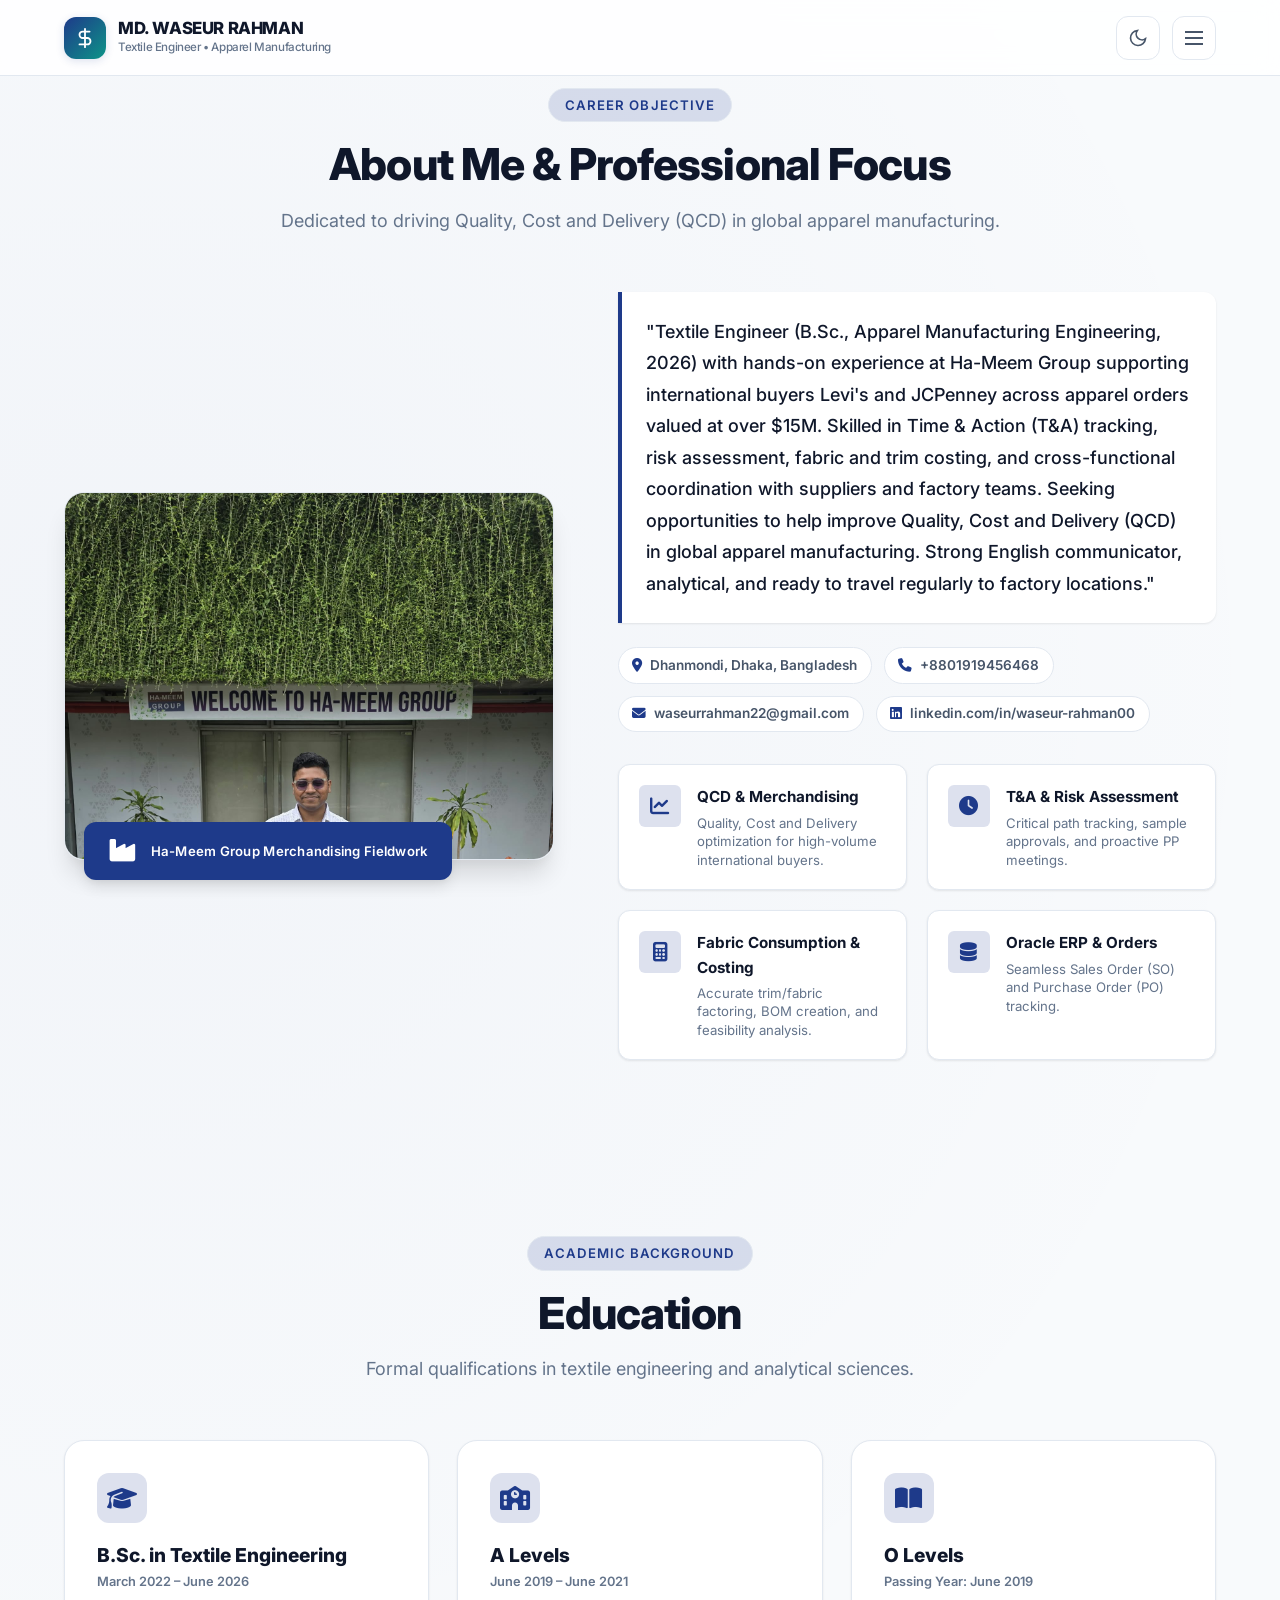
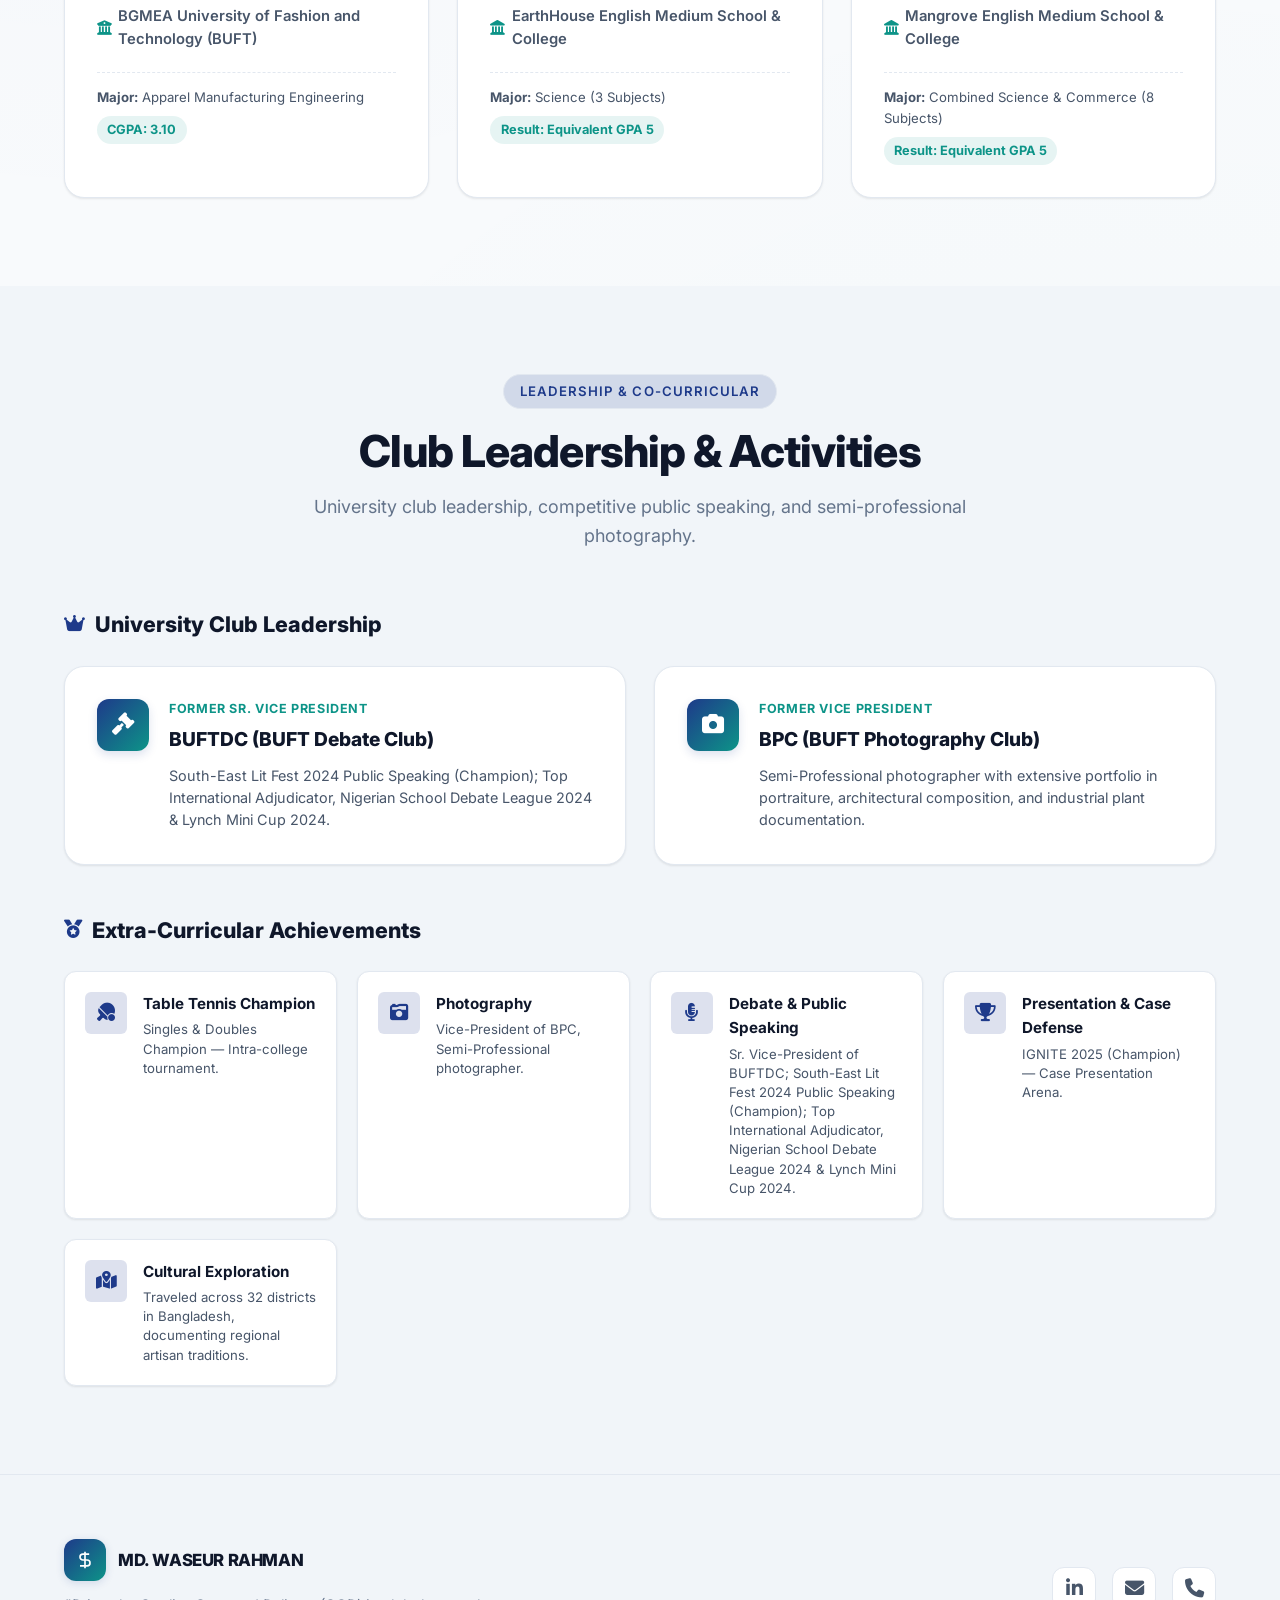
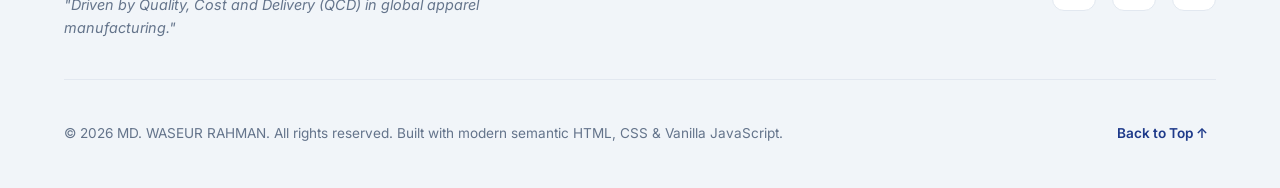
<file: about.html>
<!DOCTYPE html>
<html lang="en" data-theme="light">
<head>
  <meta charset="UTF-8">
  <meta name="viewport" content="width=device-width, initial-scale=1.0">
  <title>MD. WASEUR RAHMAN | Textile Engineer &amp; Apparel Manufacturing Specialist</title>
  <meta name="description" content="Portfolio of MD. WASEUR RAHMAN, Textile Engineer (B.Sc., Apparel Manufacturing Engineering, 2026, BUFT) with hands-on experience at Ha-Meem Group supporting Levi's and JCPenney orders over $15M.">
  <meta name="keywords" content="MD. WASEUR RAHMAN, Textile Engineer, Apparel Manufacturing Engineering, BUFT, Ha-Meem Group, Levi's, JCPenney, Merchandising, Time & Action, Risk Assessment, Oracle ERP, QCD">
  <meta name="author" content="MD. WASEUR RAHMAN">

  <!-- Open Graph / Meta -->
  <meta property="og:type" content="website">
  <meta property="og:title" content="MD. WASEUR RAHMAN | Textile Engineer | Apparel Manufacturing Engineering">
  <meta property="og:description" content="Textile Engineer with hands-on experience at Ha-Meem Group supporting global buyers Levi's and JCPenney across apparel orders valued at over $15M.">

  <!-- Google Fonts: Inter & JetBrains Mono -->
  <link rel="preconnect" href="https://fonts.googleapis.com">
  <link rel="preconnect" href="https://fonts.gstatic.com" crossorigin>
  <link href="https://fonts.googleapis.com/css2?family=Inter:wght@300;400;500;600;700;800&family=JetBrains+Mono:wght@400;600&display=swap" rel="stylesheet">

  <!-- Font Awesome Icons -->
  <link rel="stylesheet" href="https://cdnjs.cloudflare.com/ajax/libs/font-awesome/6.5.1/css/all.min.css">

  <!-- Stylesheet -->
  <link rel="stylesheet" href="style.css">
</head>
<body>

  <!-- ========================================================================
       Header & Navigation
       ======================================================================== -->
  <header class="site-header">
    <div class="container navbar">
      <a href="index.html" class="brand" aria-label="MD. WASEUR RAHMAN Portfolio Home">
        <div class="brand-icon-wrap" aria-hidden="true">
          <!-- Textile Spool / Weave SVG Icon -->
          <svg width="22" height="22" viewBox="0 0 24 24" fill="none" stroke="currentColor" stroke-width="2" stroke-linecap="round" stroke-linejoin="round">
            <path d="M12 2v20M17 5H9.5a3.5 3.5 0 0 0 0 7h5a3.5 3.5 0 0 1 0 7H6"/>
          </svg>
        </div>
        <div class="brand-text">
          <span class="brand-name">MD. WASEUR RAHMAN</span>
          <span class="brand-tagline">Textile Engineer • Apparel Manufacturing</span>
        </div>
      </a>

      <!-- Desktop & Mobile Navigation Links -->
      <nav id="nav-links" class="nav-links" aria-label="Main Navigation">
        <a href="index.html" class="nav-link" data-page="index.html">Home</a>
        <a href="about.html" class="nav-link" data-page="about.html">About</a>
        <a href="competencies.html" class="nav-link" data-page="competencies.html">Competencies</a>
        <a href="projects.html" class="nav-link" data-page="projects.html">Projects</a>
        <a href="experience.html" class="nav-link" data-page="experience.html">Experience</a>
        <a href="publications.html" class="nav-link" data-page="publications.html">Publications</a>
        <a href="contact.html" class="nav-link" data-page="contact.html">Contact</a>
      </nav>

      <div class="nav-actions">
        <!-- Theme Toggle Button -->
        <button id="theme-toggle-btn" class="theme-toggle-btn" aria-label="Toggle Dark/Light Mode" title="Toggle theme">
          <svg width="20" height="20" viewBox="0 0 24 24" fill="none" stroke="currentColor" stroke-width="2"><path d="M21 12.79A9 9 0 1 1 11.21 3 7 7 0 0 0 21 12.79z"/></svg>
        </button>

        <!-- Mobile Menu Toggle Button -->
        <button id="mobile-menu-btn" class="mobile-menu-btn hamburger" aria-label="Open mobile menu" aria-expanded="false">
          <svg width="24" height="24" viewBox="0 0 24 24" fill="none" stroke="currentColor" stroke-width="2"><line x1="3" y1="12" x2="21" y2="12"/><line x1="3" y1="6" x2="21" y2="6"/><line x1="3" y1="18" x2="21" y2="18"/></svg>
        </button>
      </div>
    </div>
  </header>

  <main>
<section id="about" class="section">
      <div class="container">
        <div class="section-title-wrap">
          <span class="section-badge">Career Objective</span>
          <h2 class="section-title">About Me &amp; Professional Focus</h2>
          <p class="section-subtitle">Dedicated to driving Quality, Cost and Delivery (QCD) in global apparel manufacturing.</p>
        </div>

        <div class="about-grid">
          <!-- About Image Column -->
          <div class="about-visual-column">
            <div class="about-img-frame">
              <!-- Adjust data-focus to re-center the subject. Format: "X% Y%". X=horizontal (0% left, 100% right), Y=vertical (0% top, 100% bottom) -->
              <div id="about-img-slot" class="img-slot aspect-4-3">
                <img src="assets/images/profile/about.jpg" alt="MD. WASEUR RAHMAN at Ha-Meem Group Industrial Complex" data-focus="50% 20%" loading="lazy" class="loaded">
              </div>
            </div>
            <div class="about-experience-badge">
              <span class="about-experience-num"><i class="fas fa-industry"></i></span>
              <span class="about-experience-label">Ha-Meem Group Merchandising Fieldwork</span>
            </div>
          </div>

          <!-- About Biography & Core Competencies -->
          <div class="about-content-column">
            <p class="lead-bio">
              "Textile Engineer (B.Sc., Apparel Manufacturing Engineering, 2026) with hands-on experience at Ha-Meem Group supporting international buyers Levi's and JCPenney across apparel orders valued at over $15M. Skilled in Time &amp; Action (T&amp;A) tracking, risk assessment, fabric and trim costing, and cross-functional coordination with suppliers and factory teams. Seeking opportunities to help improve Quality, Cost and Delivery (QCD) in global apparel manufacturing. Strong English communicator, analytical, and ready to travel regularly to factory locations."
            </p>

            <!-- Quick Personal Info Pill Strip -->
            <div class="personal-info-strip">
              <div class="info-pill"><i class="fas fa-map-marker-alt"></i> Dhanmondi, Dhaka, Bangladesh</div>
              <div class="info-pill"><i class="fas fa-phone"></i> +8801919456468</div>
              <div class="info-pill"><i class="fas fa-envelope"></i> waseurrahman22@gmail.com</div>
              <a href="https://www.linkedin.com/in/waseur-rahman00" target="_blank" rel="noopener noreferrer" class="info-pill info-pill-link">
                <i class="fab fa-linkedin"></i> linkedin.com/in/waseur-rahman00
              </a>
            </div>

            <!-- Key Competency Cards -->
            <div class="key-competencies-grid">
              <div class="competency-card">
                <div class="competency-icon" aria-hidden="true"><i class="fas fa-chart-line"></i></div>
                <div>
                  <h3 class="competency-title">QCD &amp; Merchandising</h3>
                  <p class="competency-desc">Quality, Cost and Delivery optimization for high-volume international buyers.</p>
                </div>
              </div>
              <div class="competency-card">
                <div class="competency-icon" aria-hidden="true"><i class="fas fa-clock"></i></div>
                <div>
                  <h3 class="competency-title">T&amp;A &amp; Risk Assessment</h3>
                  <p class="competency-desc">Critical path tracking, sample approvals, and proactive PP meetings.</p>
                </div>
              </div>
              <div class="competency-card">
                <div class="competency-icon" aria-hidden="true"><i class="fas fa-calculator"></i></div>
                <div>
                  <h3 class="competency-title">Fabric Consumption &amp; Costing</h3>
                  <p class="competency-desc">Accurate trim/fabric factoring, BOM creation, and feasibility analysis.</p>
                </div>
              </div>
              <div class="competency-card">
                <div class="competency-icon" aria-hidden="true"><i class="fas fa-database"></i></div>
                <div>
                  <h3 class="competency-title">Oracle ERP &amp; Orders</h3>
                  <p class="competency-desc">Seamless Sales Order (SO) and Purchase Order (PO) tracking.</p>
                </div>
              </div>
            </div>
          </div>
        </div>
      </div>
    </section>
<section id="education" class="section">
      <div class="container">
        <div class="section-title-wrap">
          <span class="section-badge">Academic Background</span>
          <h2 class="section-title">Education</h2>
          <p class="section-subtitle">Formal qualifications in textile engineering and analytical sciences.</p>
        </div>

        <div class="education-grid">
          <!-- 1. B.Sc. in Textile Engineering -->
          <div class="education-card">
            <div class="edu-badge-icon" aria-hidden="true">
              <i class="fas fa-graduation-cap"></i>
            </div>
            <div class="edu-card-content">
              <div class="edu-header">
                <h3 class="edu-degree">B.Sc. in Textile Engineering</h3>
                <span class="edu-duration">March 2022 – June 2026</span>
              </div>
              <div class="edu-institution">
                <i class="fas fa-university"></i> BGMEA University of Fashion and Technology (BUFT)
              </div>
              <div class="edu-details-row">
                <span class="edu-tag"><strong>Major:</strong> Apparel Manufacturing Engineering</span>
                <span class="edu-score-badge">CGPA: 3.10</span>
              </div>
            </div>
          </div>

          <!-- 2. A Levels -->
          <div class="education-card">
            <div class="edu-badge-icon" aria-hidden="true">
              <i class="fas fa-school"></i>
            </div>
            <div class="edu-card-content">
              <div class="edu-header">
                <h3 class="edu-degree">A Levels</h3>
                <span class="edu-duration">June 2019 – June 2021</span>
              </div>
              <div class="edu-institution">
                <i class="fas fa-landmark"></i> EarthHouse English Medium School &amp; College
              </div>
              <div class="edu-details-row">
                <span class="edu-tag"><strong>Major:</strong> Science (3 Subjects)</span>
                <span class="edu-score-badge">Result: Equivalent GPA 5</span>
              </div>
            </div>
          </div>

          <!-- 3. O Levels -->
          <div class="education-card">
            <div class="edu-badge-icon" aria-hidden="true">
              <i class="fas fa-book-open"></i>
            </div>
            <div class="edu-card-content">
              <div class="edu-header">
                <h3 class="edu-degree">O Levels</h3>
                <span class="edu-duration">Passing Year: June 2019</span>
              </div>
              <div class="edu-institution">
                <i class="fas fa-landmark"></i> Mangrove English Medium School &amp; College
              </div>
              <div class="edu-details-row">
                <span class="edu-tag"><strong>Major:</strong> Combined Science &amp; Commerce (8 Subjects)</span>
                <span class="edu-score-badge">Result: Equivalent GPA 5</span>
              </div>
            </div>
          </div>
        </div>
      </div>
    </section>
<section id="leadership" class="section" style="background: var(--bg-secondary);">
      <div class="container">
        <div class="section-title-wrap">
          <span class="section-badge">Leadership &amp; Co-Curricular</span>
          <h2 class="section-title">Club Leadership &amp; Activities</h2>
          <p class="section-subtitle">University club leadership, competitive public speaking, and semi-professional photography.</p>
        </div>

        <!-- 2 Executive Club Leadership Cards -->
        <h3 class="subheading-title" style="margin-bottom: 1.5rem;"><i class="fas fa-crown"></i> University Club Leadership</h3>
        <div class="leadership-cards-grid">
          <!-- 1. Debate Club Leadership -->
          <div class="leadership-card">
            <div class="leadership-icon-box" aria-hidden="true">
              <i class="fas fa-gavel"></i>
            </div>
            <div class="leadership-info">
              <span class="leadership-role-tag">Former Sr. Vice President</span>
              <h4 class="leadership-club-name">BUFTDC (BUFT Debate Club)</h4>
              <p class="leadership-desc">
                South-East Lit Fest 2024 Public Speaking (Champion); Top International Adjudicator, Nigerian School Debate League 2024 &amp; Lynch Mini Cup 2024.
              </p>
            </div>
          </div>

          <!-- 2. Photography Club Leadership -->
          <div class="leadership-card">
            <div class="leadership-icon-box" aria-hidden="true">
              <i class="fas fa-camera"></i>
            </div>
            <div class="leadership-info">
              <span class="leadership-role-tag">Former Vice President</span>
              <h4 class="leadership-club-name">BPC (BUFT Photography Club)</h4>
              <p class="leadership-desc">
                Semi-Professional photographer with extensive portfolio in portraiture, architectural composition, and industrial plant documentation.
              </p>
            </div>
          </div>
        </div>

        <!-- 5 Extra-Curricular Activities -->
        <h3 class="subheading-title" style="margin-top: 3rem; margin-bottom: 1.5rem;"><i class="fas fa-medal"></i> Extra-Curricular Achievements</h3>
        <div class="activities-grid">
          <div class="activity-card">
            <div class="activity-icon"><i class="fas fa-table-tennis-paddle-ball"></i></div>
            <div class="activity-content">
              <h4 class="activity-title">Table Tennis Champion</h4>
              <p class="activity-desc">Singles &amp; Doubles Champion — Intra-college tournament.</p>
            </div>
          </div>

          <div class="activity-card">
            <div class="activity-icon"><i class="fas fa-camera-retro"></i></div>
            <div class="activity-content">
              <h4 class="activity-title">Photography</h4>
              <p class="activity-desc">Vice-President of BPC, Semi-Professional photographer.</p>
            </div>
          </div>

          <div class="activity-card">
            <div class="activity-icon"><i class="fas fa-microphone-alt"></i></div>
            <div class="activity-content">
              <h4 class="activity-title">Debate &amp; Public Speaking</h4>
              <p class="activity-desc">Sr. Vice-President of BUFTDC; South-East Lit Fest 2024 Public Speaking (Champion); Top International Adjudicator, Nigerian School Debate League 2024 &amp; Lynch Mini Cup 2024.</p>
            </div>
          </div>

          <div class="activity-card">
            <div class="activity-icon"><i class="fas fa-trophy"></i></div>
            <div class="activity-content">
              <h4 class="activity-title">Presentation &amp; Case Defense</h4>
              <p class="activity-desc">IGNITE 2025 (Champion) — Case Presentation Arena.</p>
            </div>
          </div>

          <div class="activity-card">
            <div class="activity-icon"><i class="fas fa-map-marked-alt"></i></div>
            <div class="activity-content">
              <h4 class="activity-title">Cultural Exploration</h4>
              <p class="activity-desc">Traveled across 32 districts in Bangladesh, documenting regional artisan traditions.</p>
            </div>
          </div>
        </div>
      </div>
    </section>

  </main>

  <!-- ========================================================================
       Footer Section
       ======================================================================== -->
  <footer class="site-footer">
    <div class="container">
      <div class="footer-top">
        <div class="footer-brand">
          <a href="index.html" class="brand">
            <div class="brand-icon-wrap" aria-hidden="true">
              <svg width="20" height="20" viewBox="0 0 24 24" fill="none" stroke="currentColor" stroke-width="2"><path d="M12 2v20M17 5H9.5a3.5 3.5 0 0 0 0 7h5a3.5 3.5 0 0 1 0 7H6"/></svg>
            </div>
            <span class="brand-name">MD. WASEUR RAHMAN</span>
          </a>
          <p class="footer-quote">
            "Driven by Quality, Cost and Delivery (QCD) in global apparel manufacturing."
          </p>
        </div>

        <div class="footer-social-links">
          <a href="https://www.linkedin.com/in/waseur-rahman00" target="_blank" rel="noopener noreferrer" class="social-btn" aria-label="LinkedIn">
            <i class="fab fa-linkedin-in"></i>
          </a>
          <a href="mailto:waseurrahman22@gmail.com" class="social-btn" aria-label="Send Email">
            <i class="fas fa-envelope"></i>
          </a>
          <a href="tel:+8801919456468" class="social-btn" aria-label="Call Phone">
            <i class="fas fa-phone"></i>
          </a>
        </div>
      </div>

      <div class="footer-bottom">
        <p>&copy; 2026 MD. WASEUR RAHMAN. All rights reserved. Built with modern semantic HTML, CSS &amp; Vanilla JavaScript.</p>
        <a href="#" id="back-to-top" class="back-to-top-btn">
          Back to Top ↑
        </a>
      </div>
    </div>
  </footer>

  <!-- ========================================================================
       Vanilla JS Lightbox Modal (For Gallery & Club Photos)
       ======================================================================== -->
  <div id="lightbox-modal" class="lightbox-modal" role="dialog" aria-modal="true" aria-label="Image Lightbox">
    <div class="lightbox-container">
      <button id="lightbox-close-btn" class="lightbox-close-btn" aria-label="Close Lightbox">&times;</button>
      <button id="lightbox-prev-btn" class="lightbox-nav-btn lightbox-prev-btn" aria-label="Previous Image">&#10094;</button>
      <button id="lightbox-next-btn" class="lightbox-nav-btn lightbox-next-btn" aria-label="Next Image">&#10095;</button>
      
      <div id="lightbox-content-box" class="lightbox-content-box">
        <!-- Image or placeholder injected here by script.js -->
      </div>
      <div id="lightbox-caption-bar" class="lightbox-caption-bar"></div>
    </div>
  </div>

  <!-- ========================================================================
       Case Study Detail Modal Dialog (For Project In-Depth View)
       ======================================================================== -->
  <div id="case-modal" class="case-modal" role="dialog" aria-modal="true" aria-label="Project Case Study Details">
    <div class="case-modal-dialog">
      <button id="case-modal-close" class="case-modal-close" aria-label="Close Case Study">&times;</button>
      <div id="case-modal-body"></div>
    </div>
  </div>

  <!-- Toast Feedback Notice -->
  <div id="toast-notice" class="toast-notice" role="alert" aria-live="polite">
    <svg width="20" height="20" viewBox="0 0 24 24" fill="none" stroke="currentColor" stroke-width="2"><polyline points="20 6 9 17 4 12"/></svg>
    <span>Thank you for reaching out! MD. Waseur Rahman will respond to your message shortly.</span>
  </div>

  <!-- Scripts -->
  <script src="script.js"></script>
</body>
</html>
</file>
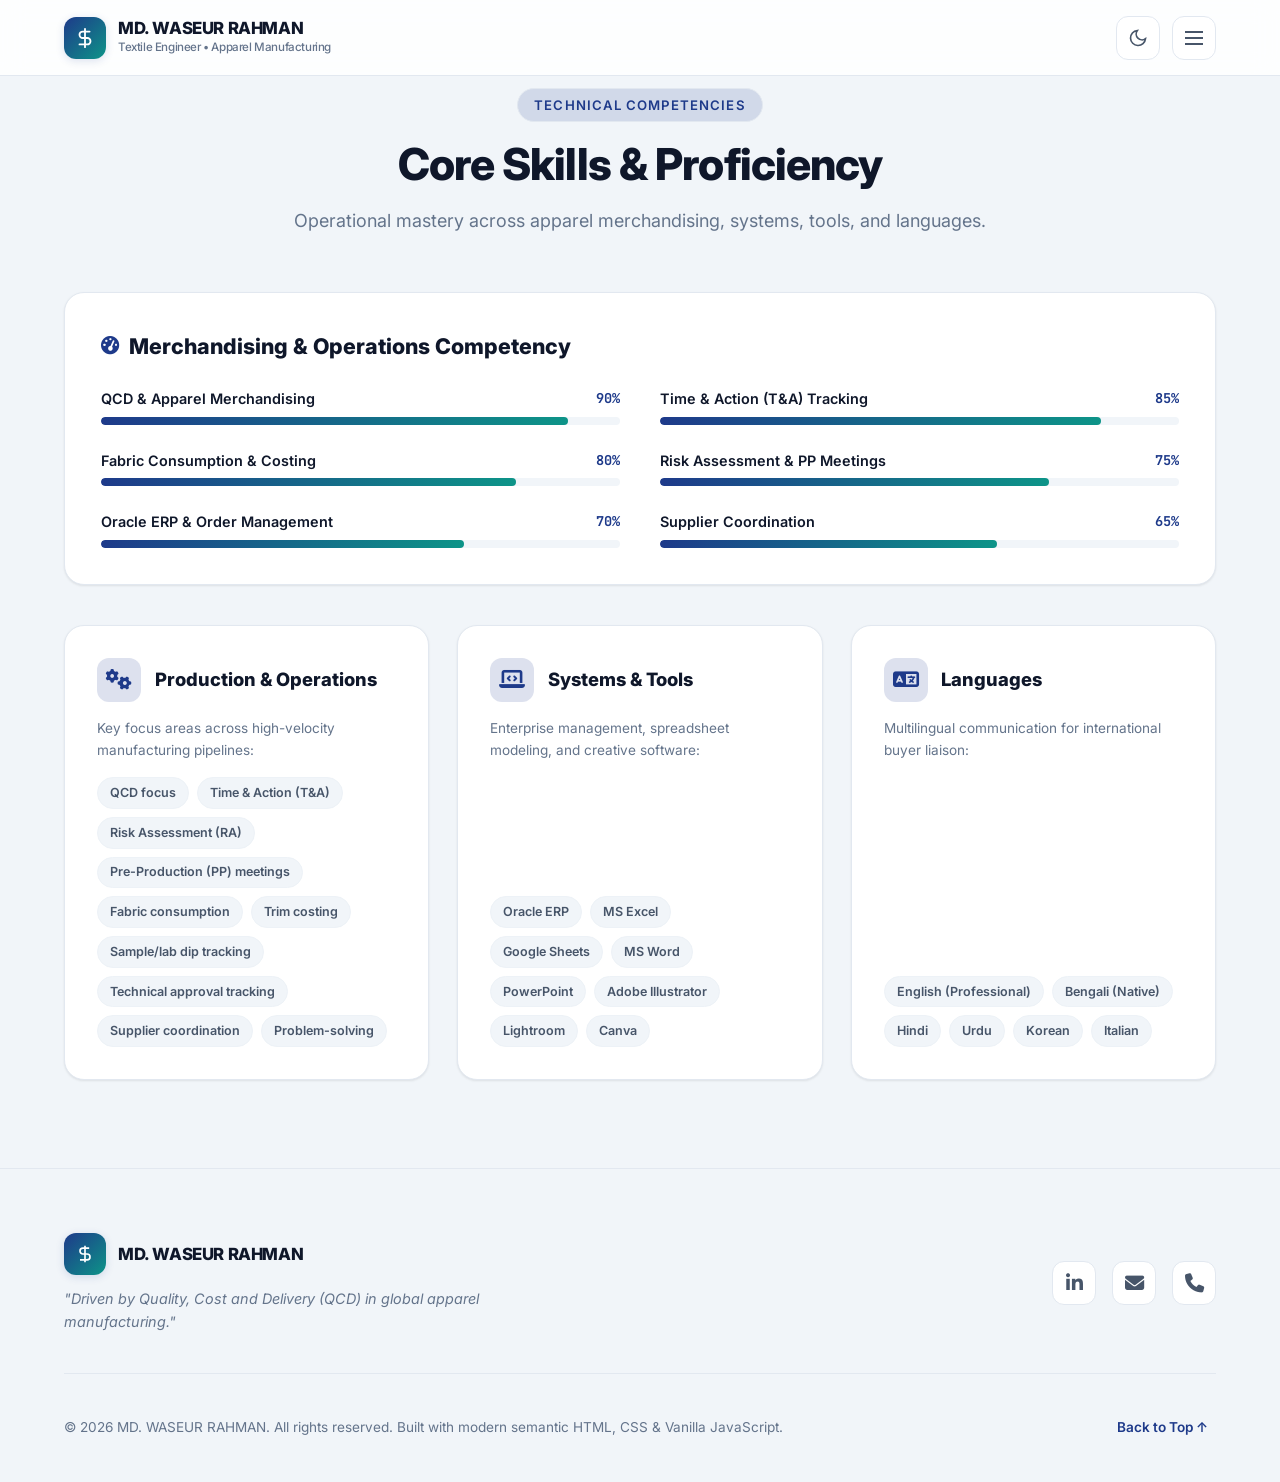
<file: competencies.html>
<!DOCTYPE html>
<html lang="en" data-theme="light">
<head>
  <meta charset="UTF-8">
  <meta name="viewport" content="width=device-width, initial-scale=1.0">
  <title>MD. WASEUR RAHMAN | Textile Engineer &amp; Apparel Manufacturing Specialist</title>
  <meta name="description" content="Portfolio of MD. WASEUR RAHMAN, Textile Engineer (B.Sc., Apparel Manufacturing Engineering, 2026, BUFT) with hands-on experience at Ha-Meem Group supporting Levi's and JCPenney orders over $15M.">
  <meta name="keywords" content="MD. WASEUR RAHMAN, Textile Engineer, Apparel Manufacturing Engineering, BUFT, Ha-Meem Group, Levi's, JCPenney, Merchandising, Time & Action, Risk Assessment, Oracle ERP, QCD">
  <meta name="author" content="MD. WASEUR RAHMAN">

  <!-- Open Graph / Meta -->
  <meta property="og:type" content="website">
  <meta property="og:title" content="MD. WASEUR RAHMAN | Textile Engineer | Apparel Manufacturing Engineering">
  <meta property="og:description" content="Textile Engineer with hands-on experience at Ha-Meem Group supporting global buyers Levi's and JCPenney across apparel orders valued at over $15M.">

  <!-- Google Fonts: Inter & JetBrains Mono -->
  <link rel="preconnect" href="https://fonts.googleapis.com">
  <link rel="preconnect" href="https://fonts.gstatic.com" crossorigin>
  <link href="https://fonts.googleapis.com/css2?family=Inter:wght@300;400;500;600;700;800&family=JetBrains+Mono:wght@400;600&display=swap" rel="stylesheet">

  <!-- Font Awesome Icons -->
  <link rel="stylesheet" href="https://cdnjs.cloudflare.com/ajax/libs/font-awesome/6.5.1/css/all.min.css">

  <!-- Stylesheet -->
  <link rel="stylesheet" href="style.css">
</head>
<body>

  <!-- ========================================================================
       Header & Navigation
       ======================================================================== -->
  <header class="site-header">
    <div class="container navbar">
      <a href="index.html" class="brand" aria-label="MD. WASEUR RAHMAN Portfolio Home">
        <div class="brand-icon-wrap" aria-hidden="true">
          <!-- Textile Spool / Weave SVG Icon -->
          <svg width="22" height="22" viewBox="0 0 24 24" fill="none" stroke="currentColor" stroke-width="2" stroke-linecap="round" stroke-linejoin="round">
            <path d="M12 2v20M17 5H9.5a3.5 3.5 0 0 0 0 7h5a3.5 3.5 0 0 1 0 7H6"/>
          </svg>
        </div>
        <div class="brand-text">
          <span class="brand-name">MD. WASEUR RAHMAN</span>
          <span class="brand-tagline">Textile Engineer • Apparel Manufacturing</span>
        </div>
      </a>

      <!-- Desktop & Mobile Navigation Links -->
      <nav id="nav-links" class="nav-links" aria-label="Main Navigation">
        <a href="index.html" class="nav-link" data-page="index.html">Home</a>
        <a href="about.html" class="nav-link" data-page="about.html">About</a>
        <a href="competencies.html" class="nav-link" data-page="competencies.html">Competencies</a>
        <a href="projects.html" class="nav-link" data-page="projects.html">Projects</a>
        <a href="experience.html" class="nav-link" data-page="experience.html">Experience</a>
        <a href="publications.html" class="nav-link" data-page="publications.html">Publications</a>
        <a href="contact.html" class="nav-link" data-page="contact.html">Contact</a>
      </nav>

      <div class="nav-actions">
        <!-- Theme Toggle Button -->
        <button id="theme-toggle-btn" class="theme-toggle-btn" aria-label="Toggle Dark/Light Mode" title="Toggle theme">
          <svg width="20" height="20" viewBox="0 0 24 24" fill="none" stroke="currentColor" stroke-width="2"><path d="M21 12.79A9 9 0 1 1 11.21 3 7 7 0 0 0 21 12.79z"/></svg>
        </button>

        <!-- Mobile Menu Toggle Button -->
        <button id="mobile-menu-btn" class="mobile-menu-btn hamburger" aria-label="Open mobile menu" aria-expanded="false">
          <svg width="24" height="24" viewBox="0 0 24 24" fill="none" stroke="currentColor" stroke-width="2"><line x1="3" y1="12" x2="21" y2="12"/><line x1="3" y1="6" x2="21" y2="6"/><line x1="3" y1="18" x2="21" y2="18"/></svg>
        </button>
      </div>
    </div>
  </header>

  <main>
<section id="skills" class="section" style="background: var(--bg-secondary);">
      <div class="container">
        <div class="section-title-wrap">
          <span class="section-badge">Technical Competencies</span>
          <h2 class="section-title">Core Skills &amp; Proficiency</h2>
          <p class="section-subtitle">Operational mastery across apparel merchandising, systems, tools, and languages.</p>
        </div>

        <!-- 6 Exact Skill Bars -->
        <div class="skill-bars-card">
          <h3 class="subheading-title"><i class="fas fa-tachometer-alt"></i> Merchandising &amp; Operations Competency</h3>
          <div class="skill-bars-grid">
            <div class="skill-bar-item">
              <div class="skill-bar-info">
                <span class="skill-bar-name">QCD &amp; Apparel Merchandising</span>
                <span class="skill-bar-percent">90%</span>
              </div>
              <div class="skill-progress-track">
                <div class="skill-progress-fill" style="width: 90%;"></div>
              </div>
            </div>

            <div class="skill-bar-item">
              <div class="skill-bar-info">
                <span class="skill-bar-name">Time &amp; Action (T&amp;A) Tracking</span>
                <span class="skill-bar-percent">85%</span>
              </div>
              <div class="skill-progress-track">
                <div class="skill-progress-fill" style="width: 85%;"></div>
              </div>
            </div>

            <div class="skill-bar-item">
              <div class="skill-bar-info">
                <span class="skill-bar-name">Fabric Consumption &amp; Costing</span>
                <span class="skill-bar-percent">80%</span>
              </div>
              <div class="skill-progress-track">
                <div class="skill-progress-fill" style="width: 80%;"></div>
              </div>
            </div>

            <div class="skill-bar-item">
              <div class="skill-bar-info">
                <span class="skill-bar-name">Risk Assessment &amp; PP Meetings</span>
                <span class="skill-bar-percent">75%</span>
              </div>
              <div class="skill-progress-track">
                <div class="skill-progress-fill" style="width: 75%;"></div>
              </div>
            </div>

            <div class="skill-bar-item">
              <div class="skill-bar-info">
                <span class="skill-bar-name">Oracle ERP &amp; Order Management</span>
                <span class="skill-bar-percent">70%</span>
              </div>
              <div class="skill-progress-track">
                <div class="skill-progress-fill" style="width: 70%;"></div>
              </div>
            </div>

            <div class="skill-bar-item">
              <div class="skill-bar-info">
                <span class="skill-bar-name">Supplier Coordination</span>
                <span class="skill-bar-percent">65%</span>
              </div>
              <div class="skill-progress-track">
                <div class="skill-progress-fill" style="width: 65%;"></div>
              </div>
            </div>
          </div>
        </div>

        <!-- 3 Categorized Skill Domains -->
        <div class="skills-categories-grid">
          <!-- Domain 1: Production & Operations -->
          <div class="skill-category-card">
            <div class="cat-header">
              <div class="cat-icon" aria-hidden="true"><i class="fas fa-cogs"></i></div>
              <h3 class="cat-title">Production &amp; Operations</h3>
            </div>
            <p class="cat-desc">Key focus areas across high-velocity manufacturing pipelines:</p>
            <div class="skill-pill-cloud">
              <span class="tech-tag">QCD focus</span>
              <span class="tech-tag">Time &amp; Action (T&amp;A)</span>
              <span class="tech-tag">Risk Assessment (RA)</span>
              <span class="tech-tag">Pre-Production (PP) meetings</span>
              <span class="tech-tag">Fabric consumption</span>
              <span class="tech-tag">Trim costing</span>
              <span class="tech-tag">Sample/lab dip tracking</span>
              <span class="tech-tag">Technical approval tracking</span>
              <span class="tech-tag">Supplier coordination</span>
              <span class="tech-tag">Problem-solving</span>
            </div>
          </div>

          <!-- Domain 2: Systems & Tools -->
          <div class="skill-category-card">
            <div class="cat-header">
              <div class="cat-icon" aria-hidden="true"><i class="fas fa-laptop-code"></i></div>
              <h3 class="cat-title">Systems &amp; Tools</h3>
            </div>
            <p class="cat-desc">Enterprise management, spreadsheet modeling, and creative software:</p>
            <div class="skill-pill-cloud">
              <span class="tech-tag">Oracle ERP</span>
              <span class="tech-tag">MS Excel</span>
              <span class="tech-tag">Google Sheets</span>
              <span class="tech-tag">MS Word</span>
              <span class="tech-tag">PowerPoint</span>
              <span class="tech-tag">Adobe Illustrator</span>
              <span class="tech-tag">Lightroom</span>
              <span class="tech-tag">Canva</span>
            </div>
          </div>

          <!-- Domain 3: Languages -->
          <div class="skill-category-card">
            <div class="cat-header">
              <div class="cat-icon" aria-hidden="true"><i class="fas fa-language"></i></div>
              <h3 class="cat-title">Languages</h3>
            </div>
            <p class="cat-desc">Multilingual communication for international buyer liaison:</p>
            <div class="skill-pill-cloud">
              <span class="tech-tag">English (Professional)</span>
              <span class="tech-tag">Bengali (Native)</span>
              <span class="tech-tag">Hindi</span>
              <span class="tech-tag">Urdu</span>
              <span class="tech-tag">Korean</span>
              <span class="tech-tag">Italian</span>
            </div>
          </div>
        </div>
      </div>
    </section>

  </main>

  <!-- ========================================================================
       Footer Section
       ======================================================================== -->
  <footer class="site-footer">
    <div class="container">
      <div class="footer-top">
        <div class="footer-brand">
          <a href="index.html" class="brand">
            <div class="brand-icon-wrap" aria-hidden="true">
              <svg width="20" height="20" viewBox="0 0 24 24" fill="none" stroke="currentColor" stroke-width="2"><path d="M12 2v20M17 5H9.5a3.5 3.5 0 0 0 0 7h5a3.5 3.5 0 0 1 0 7H6"/></svg>
            </div>
            <span class="brand-name">MD. WASEUR RAHMAN</span>
          </a>
          <p class="footer-quote">
            "Driven by Quality, Cost and Delivery (QCD) in global apparel manufacturing."
          </p>
        </div>

        <div class="footer-social-links">
          <a href="https://www.linkedin.com/in/waseur-rahman00" target="_blank" rel="noopener noreferrer" class="social-btn" aria-label="LinkedIn">
            <i class="fab fa-linkedin-in"></i>
          </a>
          <a href="mailto:waseurrahman22@gmail.com" class="social-btn" aria-label="Send Email">
            <i class="fas fa-envelope"></i>
          </a>
          <a href="tel:+8801919456468" class="social-btn" aria-label="Call Phone">
            <i class="fas fa-phone"></i>
          </a>
        </div>
      </div>

      <div class="footer-bottom">
        <p>&copy; 2026 MD. WASEUR RAHMAN. All rights reserved. Built with modern semantic HTML, CSS &amp; Vanilla JavaScript.</p>
        <a href="#" id="back-to-top" class="back-to-top-btn">
          Back to Top ↑
        </a>
      </div>
    </div>
  </footer>

  <!-- ========================================================================
       Vanilla JS Lightbox Modal (For Gallery & Club Photos)
       ======================================================================== -->
  <div id="lightbox-modal" class="lightbox-modal" role="dialog" aria-modal="true" aria-label="Image Lightbox">
    <div class="lightbox-container">
      <button id="lightbox-close-btn" class="lightbox-close-btn" aria-label="Close Lightbox">&times;</button>
      <button id="lightbox-prev-btn" class="lightbox-nav-btn lightbox-prev-btn" aria-label="Previous Image">&#10094;</button>
      <button id="lightbox-next-btn" class="lightbox-nav-btn lightbox-next-btn" aria-label="Next Image">&#10095;</button>
      
      <div id="lightbox-content-box" class="lightbox-content-box">
        <!-- Image or placeholder injected here by script.js -->
      </div>
      <div id="lightbox-caption-bar" class="lightbox-caption-bar"></div>
    </div>
  </div>

  <!-- ========================================================================
       Case Study Detail Modal Dialog (For Project In-Depth View)
       ======================================================================== -->
  <div id="case-modal" class="case-modal" role="dialog" aria-modal="true" aria-label="Project Case Study Details">
    <div class="case-modal-dialog">
      <button id="case-modal-close" class="case-modal-close" aria-label="Close Case Study">&times;</button>
      <div id="case-modal-body"></div>
    </div>
  </div>

  <!-- Toast Feedback Notice -->
  <div id="toast-notice" class="toast-notice" role="alert" aria-live="polite">
    <svg width="20" height="20" viewBox="0 0 24 24" fill="none" stroke="currentColor" stroke-width="2"><polyline points="20 6 9 17 4 12"/></svg>
    <span>Thank you for reaching out! MD. Waseur Rahman will respond to your message shortly.</span>
  </div>

  <!-- Scripts -->
  <script src="script.js"></script>
</body>
</html>
</file>
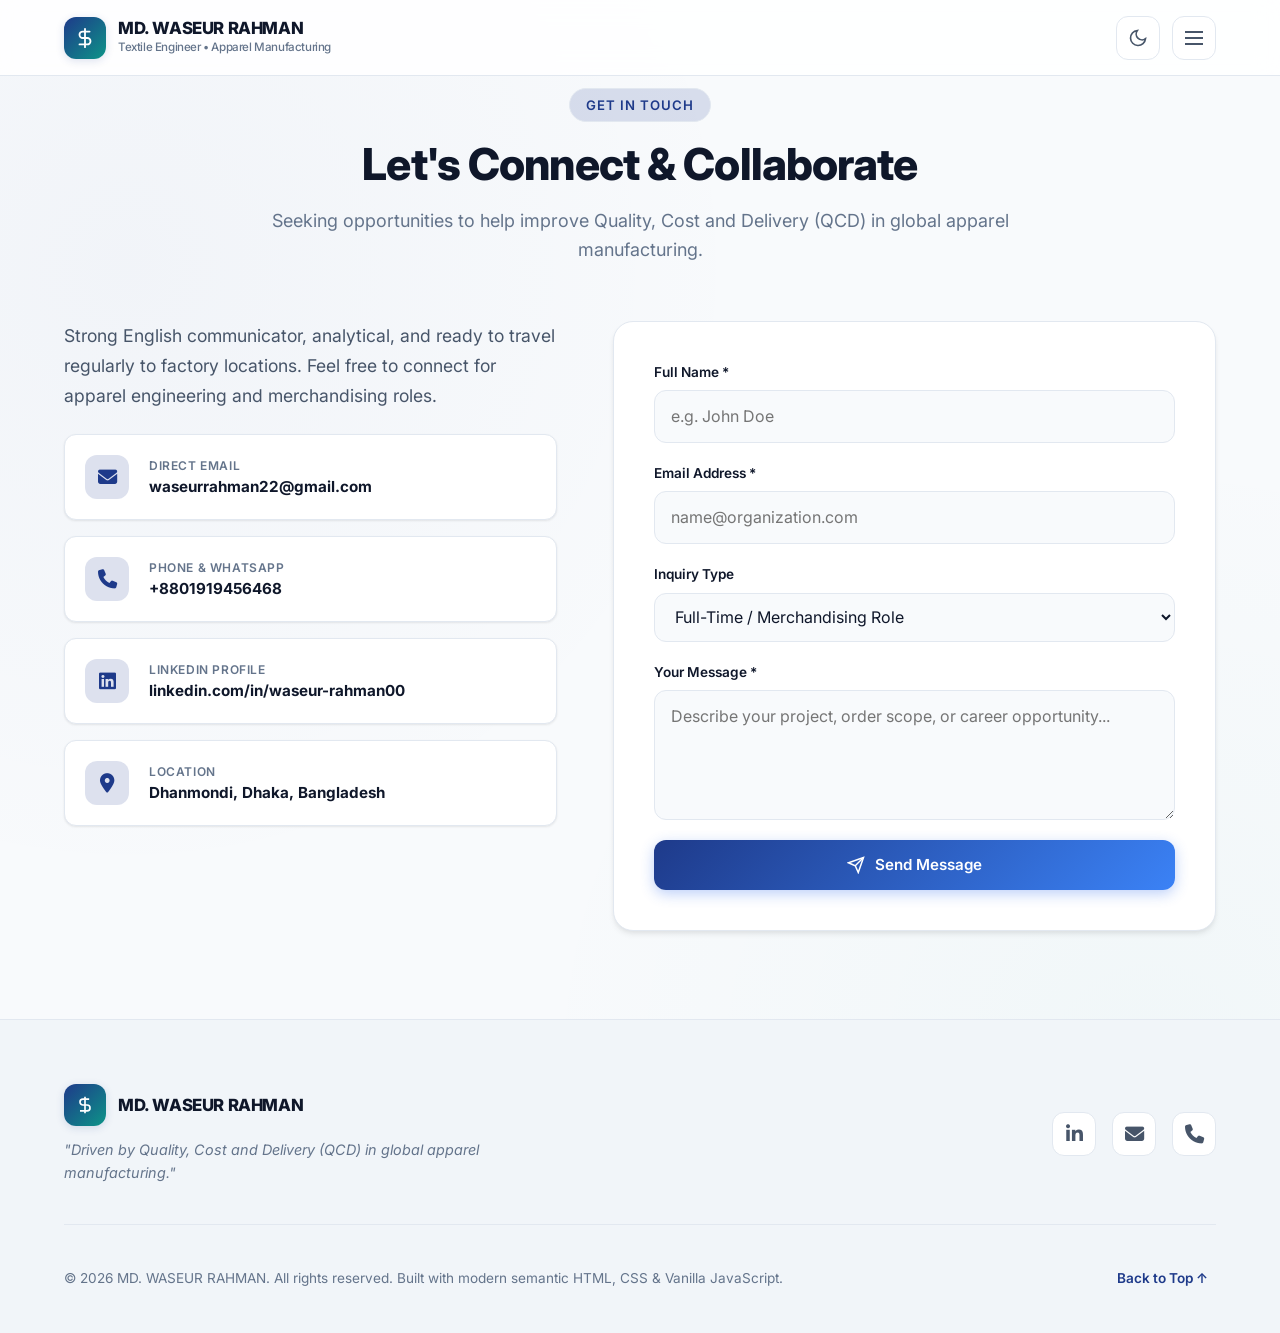
<file: contact.html>
<!DOCTYPE html>
<html lang="en" data-theme="light">
<head>
  <meta charset="UTF-8">
  <meta name="viewport" content="width=device-width, initial-scale=1.0">
  <title>MD. WASEUR RAHMAN | Textile Engineer &amp; Apparel Manufacturing Specialist</title>
  <meta name="description" content="Portfolio of MD. WASEUR RAHMAN, Textile Engineer (B.Sc., Apparel Manufacturing Engineering, 2026, BUFT) with hands-on experience at Ha-Meem Group supporting Levi's and JCPenney orders over $15M.">
  <meta name="keywords" content="MD. WASEUR RAHMAN, Textile Engineer, Apparel Manufacturing Engineering, BUFT, Ha-Meem Group, Levi's, JCPenney, Merchandising, Time & Action, Risk Assessment, Oracle ERP, QCD">
  <meta name="author" content="MD. WASEUR RAHMAN">

  <!-- Open Graph / Meta -->
  <meta property="og:type" content="website">
  <meta property="og:title" content="MD. WASEUR RAHMAN | Textile Engineer | Apparel Manufacturing Engineering">
  <meta property="og:description" content="Textile Engineer with hands-on experience at Ha-Meem Group supporting global buyers Levi's and JCPenney across apparel orders valued at over $15M.">

  <!-- Google Fonts: Inter & JetBrains Mono -->
  <link rel="preconnect" href="https://fonts.googleapis.com">
  <link rel="preconnect" href="https://fonts.gstatic.com" crossorigin>
  <link href="https://fonts.googleapis.com/css2?family=Inter:wght@300;400;500;600;700;800&family=JetBrains+Mono:wght@400;600&display=swap" rel="stylesheet">

  <!-- Font Awesome Icons -->
  <link rel="stylesheet" href="https://cdnjs.cloudflare.com/ajax/libs/font-awesome/6.5.1/css/all.min.css">

  <!-- Stylesheet -->
  <link rel="stylesheet" href="style.css">
</head>
<body>

  <!-- ========================================================================
       Header & Navigation
       ======================================================================== -->
  <header class="site-header">
    <div class="container navbar">
      <a href="index.html" class="brand" aria-label="MD. WASEUR RAHMAN Portfolio Home">
        <div class="brand-icon-wrap" aria-hidden="true">
          <!-- Textile Spool / Weave SVG Icon -->
          <svg width="22" height="22" viewBox="0 0 24 24" fill="none" stroke="currentColor" stroke-width="2" stroke-linecap="round" stroke-linejoin="round">
            <path d="M12 2v20M17 5H9.5a3.5 3.5 0 0 0 0 7h5a3.5 3.5 0 0 1 0 7H6"/>
          </svg>
        </div>
        <div class="brand-text">
          <span class="brand-name">MD. WASEUR RAHMAN</span>
          <span class="brand-tagline">Textile Engineer • Apparel Manufacturing</span>
        </div>
      </a>

      <!-- Desktop & Mobile Navigation Links -->
      <nav id="nav-links" class="nav-links" aria-label="Main Navigation">
        <a href="index.html" class="nav-link" data-page="index.html">Home</a>
        <a href="about.html" class="nav-link" data-page="about.html">About</a>
        <a href="competencies.html" class="nav-link" data-page="competencies.html">Competencies</a>
        <a href="projects.html" class="nav-link" data-page="projects.html">Projects</a>
        <a href="experience.html" class="nav-link" data-page="experience.html">Experience</a>
        <a href="publications.html" class="nav-link" data-page="publications.html">Publications</a>
        <a href="contact.html" class="nav-link" data-page="contact.html">Contact</a>
      </nav>

      <div class="nav-actions">
        <!-- Theme Toggle Button -->
        <button id="theme-toggle-btn" class="theme-toggle-btn" aria-label="Toggle Dark/Light Mode" title="Toggle theme">
          <svg width="20" height="20" viewBox="0 0 24 24" fill="none" stroke="currentColor" stroke-width="2"><path d="M21 12.79A9 9 0 1 1 11.21 3 7 7 0 0 0 21 12.79z"/></svg>
        </button>

        <!-- Mobile Menu Toggle Button -->
        <button id="mobile-menu-btn" class="mobile-menu-btn hamburger" aria-label="Open mobile menu" aria-expanded="false">
          <svg width="24" height="24" viewBox="0 0 24 24" fill="none" stroke="currentColor" stroke-width="2"><line x1="3" y1="12" x2="21" y2="12"/><line x1="3" y1="6" x2="21" y2="6"/><line x1="3" y1="18" x2="21" y2="18"/></svg>
        </button>
      </div>
    </div>
  </header>

  <main>
<section id="contact" class="section">
      <div class="container">
        <div class="section-title-wrap">
          <span class="section-badge">Get in Touch</span>
          <h2 class="section-title">Let's Connect &amp; Collaborate</h2>
          <p class="section-subtitle">Seeking opportunities to help improve Quality, Cost and Delivery (QCD) in global apparel manufacturing.</p>
        </div>

        <div class="contact-grid">
          <!-- Left Column: Real Contact Details -->
          <div class="contact-info-col">
            <p class="contact-lead">
              Strong English communicator, analytical, and ready to travel regularly to factory locations. Feel free to connect for apparel engineering and merchandising roles.
            </p>

            <div class="contact-cards-list">
              <a href="mailto:waseurrahman22@gmail.com" class="contact-method-card">
                <div class="contact-icon" aria-hidden="true">
                  <i class="fas fa-envelope"></i>
                </div>
                <div class="contact-method-detail">
                  <span class="contact-method-label">Direct Email</span>
                  <span class="contact-method-value">waseurrahman22@gmail.com</span>
                </div>
              </a>

              <a href="tel:+8801919456468" class="contact-method-card">
                <div class="contact-icon" aria-hidden="true">
                  <i class="fas fa-phone"></i>
                </div>
                <div class="contact-method-detail">
                  <span class="contact-method-label">Phone &amp; WhatsApp</span>
                  <span class="contact-method-value">+8801919456468</span>
                </div>
              </a>

              <a href="https://www.linkedin.com/in/waseur-rahman00" target="_blank" rel="noopener noreferrer" class="contact-method-card">
                <div class="contact-icon" aria-hidden="true">
                  <i class="fab fa-linkedin"></i>
                </div>
                <div class="contact-method-detail">
                  <span class="contact-method-label">LinkedIn Profile</span>
                  <span class="contact-method-value">linkedin.com/in/waseur-rahman00</span>
                </div>
              </a>

              <div class="contact-method-card">
                <div class="contact-icon" aria-hidden="true">
                  <i class="fas fa-map-marker-alt"></i>
                </div>
                <div class="contact-method-detail">
                  <span class="contact-method-label">Location</span>
                  <span class="contact-method-value">Dhanmondi, Dhaka, Bangladesh</span>
                </div>
              </div>
            </div>
          </div>

          <!-- Right Column: Interactive Contact Form -->
          <div class="contact-form-card">
            <form id="contact-form" class="contact-form">
              <div class="form-group">
                <label for="contact-name" class="form-label">Full Name *</label>
                <input type="text" id="contact-name" class="form-input" placeholder="e.g. John Doe" required>
              </div>

              <div class="form-group">
                <label for="contact-email" class="form-label">Email Address *</label>
                <input type="email" id="contact-email" class="form-input" placeholder="name@organization.com" required>
              </div>

              <div class="form-group">
                <label for="contact-subject" class="form-label">Inquiry Type</label>
                <select id="contact-subject" class="form-select">
                  <option value="hiring">Full-Time / Merchandising Role</option>
                  <option value="qcd">QCD &amp; Apparel Operations</option>
                  <option value="consulting">Factory Training &amp; T&amp;A Systems</option>
                  <option value="other">Other Inquiry</option>
                </select>
              </div>

              <div class="form-group">
                <label for="contact-message" class="form-label">Your Message *</label>
                <textarea id="contact-message" class="form-textarea" placeholder="Describe your project, order scope, or career opportunity..." required></textarea>
              </div>

              <button type="submit" class="btn btn-primary" style="width: 100%;">
                <svg width="18" height="18" viewBox="0 0 24 24" fill="none" stroke="currentColor" stroke-width="2"><line x1="22" y1="2" x2="11" y2="13"/><polygon points="22 2 15 22 11 13 2 9 22 2"/></svg>
                Send Message
              </button>
            </form>
          </div>
        </div>
      </div>
    </section>

  </main>

  <!-- ========================================================================
       Footer Section
       ======================================================================== -->
  <footer class="site-footer">
    <div class="container">
      <div class="footer-top">
        <div class="footer-brand">
          <a href="index.html" class="brand">
            <div class="brand-icon-wrap" aria-hidden="true">
              <svg width="20" height="20" viewBox="0 0 24 24" fill="none" stroke="currentColor" stroke-width="2"><path d="M12 2v20M17 5H9.5a3.5 3.5 0 0 0 0 7h5a3.5 3.5 0 0 1 0 7H6"/></svg>
            </div>
            <span class="brand-name">MD. WASEUR RAHMAN</span>
          </a>
          <p class="footer-quote">
            "Driven by Quality, Cost and Delivery (QCD) in global apparel manufacturing."
          </p>
        </div>

        <div class="footer-social-links">
          <a href="https://www.linkedin.com/in/waseur-rahman00" target="_blank" rel="noopener noreferrer" class="social-btn" aria-label="LinkedIn">
            <i class="fab fa-linkedin-in"></i>
          </a>
          <a href="mailto:waseurrahman22@gmail.com" class="social-btn" aria-label="Send Email">
            <i class="fas fa-envelope"></i>
          </a>
          <a href="tel:+8801919456468" class="social-btn" aria-label="Call Phone">
            <i class="fas fa-phone"></i>
          </a>
        </div>
      </div>

      <div class="footer-bottom">
        <p>&copy; 2026 MD. WASEUR RAHMAN. All rights reserved. Built with modern semantic HTML, CSS &amp; Vanilla JavaScript.</p>
        <a href="#" id="back-to-top" class="back-to-top-btn">
          Back to Top ↑
        </a>
      </div>
    </div>
  </footer>

  <!-- ========================================================================
       Vanilla JS Lightbox Modal (For Gallery & Club Photos)
       ======================================================================== -->
  <div id="lightbox-modal" class="lightbox-modal" role="dialog" aria-modal="true" aria-label="Image Lightbox">
    <div class="lightbox-container">
      <button id="lightbox-close-btn" class="lightbox-close-btn" aria-label="Close Lightbox">&times;</button>
      <button id="lightbox-prev-btn" class="lightbox-nav-btn lightbox-prev-btn" aria-label="Previous Image">&#10094;</button>
      <button id="lightbox-next-btn" class="lightbox-nav-btn lightbox-next-btn" aria-label="Next Image">&#10095;</button>
      
      <div id="lightbox-content-box" class="lightbox-content-box">
        <!-- Image or placeholder injected here by script.js -->
      </div>
      <div id="lightbox-caption-bar" class="lightbox-caption-bar"></div>
    </div>
  </div>

  <!-- ========================================================================
       Case Study Detail Modal Dialog (For Project In-Depth View)
       ======================================================================== -->
  <div id="case-modal" class="case-modal" role="dialog" aria-modal="true" aria-label="Project Case Study Details">
    <div class="case-modal-dialog">
      <button id="case-modal-close" class="case-modal-close" aria-label="Close Case Study">&times;</button>
      <div id="case-modal-body"></div>
    </div>
  </div>

  <!-- Toast Feedback Notice -->
  <div id="toast-notice" class="toast-notice" role="alert" aria-live="polite">
    <svg width="20" height="20" viewBox="0 0 24 24" fill="none" stroke="currentColor" stroke-width="2"><polyline points="20 6 9 17 4 12"/></svg>
    <span>Thank you for reaching out! MD. Waseur Rahman will respond to your message shortly.</span>
  </div>

  <!-- Scripts -->
  <script src="script.js"></script>
</body>
</html>
</file>
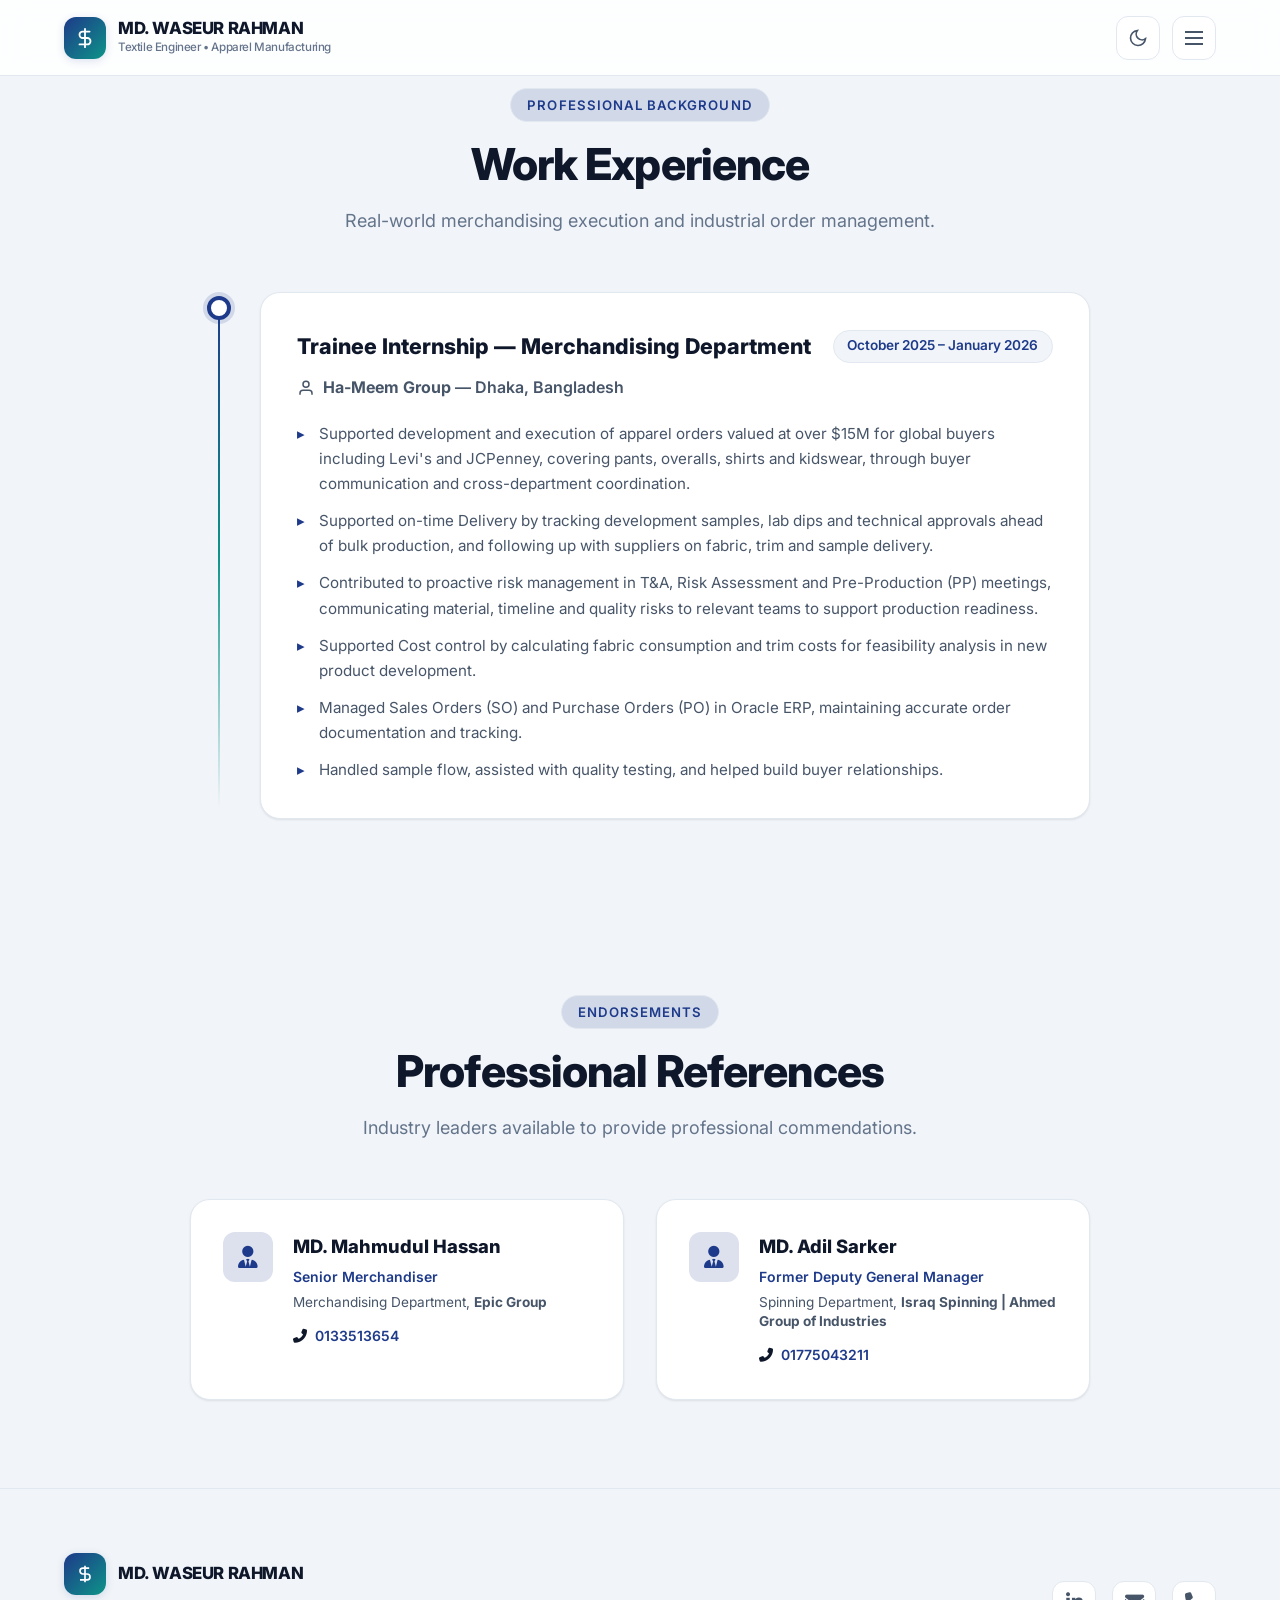
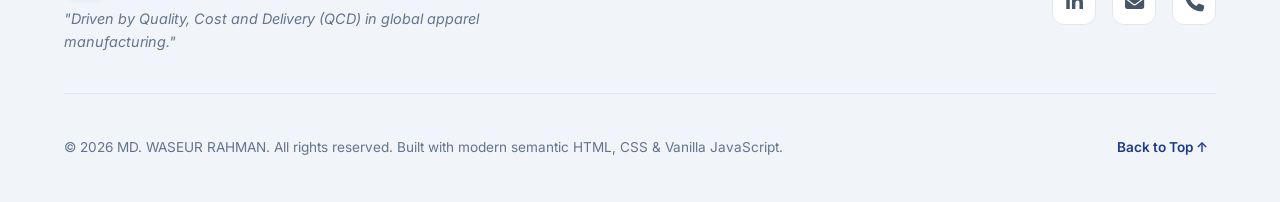
<file: experience.html>
<!DOCTYPE html>
<html lang="en" data-theme="light">
<head>
  <meta charset="UTF-8">
  <meta name="viewport" content="width=device-width, initial-scale=1.0">
  <title>MD. WASEUR RAHMAN | Textile Engineer &amp; Apparel Manufacturing Specialist</title>
  <meta name="description" content="Portfolio of MD. WASEUR RAHMAN, Textile Engineer (B.Sc., Apparel Manufacturing Engineering, 2026, BUFT) with hands-on experience at Ha-Meem Group supporting Levi's and JCPenney orders over $15M.">
  <meta name="keywords" content="MD. WASEUR RAHMAN, Textile Engineer, Apparel Manufacturing Engineering, BUFT, Ha-Meem Group, Levi's, JCPenney, Merchandising, Time & Action, Risk Assessment, Oracle ERP, QCD">
  <meta name="author" content="MD. WASEUR RAHMAN">

  <!-- Open Graph / Meta -->
  <meta property="og:type" content="website">
  <meta property="og:title" content="MD. WASEUR RAHMAN | Textile Engineer | Apparel Manufacturing Engineering">
  <meta property="og:description" content="Textile Engineer with hands-on experience at Ha-Meem Group supporting global buyers Levi's and JCPenney across apparel orders valued at over $15M.">

  <!-- Google Fonts: Inter & JetBrains Mono -->
  <link rel="preconnect" href="https://fonts.googleapis.com">
  <link rel="preconnect" href="https://fonts.gstatic.com" crossorigin>
  <link href="https://fonts.googleapis.com/css2?family=Inter:wght@300;400;500;600;700;800&family=JetBrains+Mono:wght@400;600&display=swap" rel="stylesheet">

  <!-- Font Awesome Icons -->
  <link rel="stylesheet" href="https://cdnjs.cloudflare.com/ajax/libs/font-awesome/6.5.1/css/all.min.css">

  <!-- Stylesheet -->
  <link rel="stylesheet" href="style.css">
</head>
<body>

  <!-- ========================================================================
       Header & Navigation
       ======================================================================== -->
  <header class="site-header">
    <div class="container navbar">
      <a href="index.html" class="brand" aria-label="MD. WASEUR RAHMAN Portfolio Home">
        <div class="brand-icon-wrap" aria-hidden="true">
          <!-- Textile Spool / Weave SVG Icon -->
          <svg width="22" height="22" viewBox="0 0 24 24" fill="none" stroke="currentColor" stroke-width="2" stroke-linecap="round" stroke-linejoin="round">
            <path d="M12 2v20M17 5H9.5a3.5 3.5 0 0 0 0 7h5a3.5 3.5 0 0 1 0 7H6"/>
          </svg>
        </div>
        <div class="brand-text">
          <span class="brand-name">MD. WASEUR RAHMAN</span>
          <span class="brand-tagline">Textile Engineer • Apparel Manufacturing</span>
        </div>
      </a>

      <!-- Desktop & Mobile Navigation Links -->
      <nav id="nav-links" class="nav-links" aria-label="Main Navigation">
        <a href="index.html" class="nav-link" data-page="index.html">Home</a>
        <a href="about.html" class="nav-link" data-page="about.html">About</a>
        <a href="competencies.html" class="nav-link" data-page="competencies.html">Competencies</a>
        <a href="projects.html" class="nav-link" data-page="projects.html">Projects</a>
        <a href="experience.html" class="nav-link" data-page="experience.html">Experience</a>
        <a href="publications.html" class="nav-link" data-page="publications.html">Publications</a>
        <a href="contact.html" class="nav-link" data-page="contact.html">Contact</a>
      </nav>

      <div class="nav-actions">
        <!-- Theme Toggle Button -->
        <button id="theme-toggle-btn" class="theme-toggle-btn" aria-label="Toggle Dark/Light Mode" title="Toggle theme">
          <svg width="20" height="20" viewBox="0 0 24 24" fill="none" stroke="currentColor" stroke-width="2"><path d="M21 12.79A9 9 0 1 1 11.21 3 7 7 0 0 0 21 12.79z"/></svg>
        </button>

        <!-- Mobile Menu Toggle Button -->
        <button id="mobile-menu-btn" class="mobile-menu-btn hamburger" aria-label="Open mobile menu" aria-expanded="false">
          <svg width="24" height="24" viewBox="0 0 24 24" fill="none" stroke="currentColor" stroke-width="2"><line x1="3" y1="12" x2="21" y2="12"/><line x1="3" y1="6" x2="21" y2="6"/><line x1="3" y1="18" x2="21" y2="18"/></svg>
        </button>
      </div>
    </div>
  </header>

  <main>
<section id="experience" class="section" style="background: var(--bg-secondary);">
      <div class="container">
        <div class="section-title-wrap">
          <span class="section-badge">Professional Background</span>
          <h2 class="section-title">Work Experience</h2>
          <p class="section-subtitle">Real-world merchandising execution and industrial order management.</p>
        </div>

        <div class="timeline-wrap">
          <!-- Role: Trainee Internship — Merchandising Department -->
          <div class="timeline-item">
            <div class="timeline-marker" aria-hidden="true"></div>
            <div class="timeline-card">
              <div class="timeline-meta">
                <h3 class="timeline-role">Trainee Internship — Merchandising Department</h3>
                <span class="timeline-duration">October 2025 – January 2026</span>
              </div>
              <div class="timeline-company">
                <svg width="18" height="18" viewBox="0 0 24 24" fill="none" stroke="currentColor" stroke-width="2"><path d="M20 21v-2a4 4 0 0 0-4-4H8a4 4 0 0 0-4 4v2"/><circle cx="12" cy="7" r="4"/></svg>
                <span><strong>Ha-Meem Group</strong> — Dhaka, Bangladesh</span>
              </div>
              <ul class="timeline-bullets">
                <li>Supported development and execution of apparel orders valued at over $15M for global buyers including Levi's and JCPenney, covering pants, overalls, shirts and kidswear, through buyer communication and cross-department coordination.</li>
                <li>Supported on-time Delivery by tracking development samples, lab dips and technical approvals ahead of bulk production, and following up with suppliers on fabric, trim and sample delivery.</li>
                <li>Contributed to proactive risk management in T&amp;A, Risk Assessment and Pre-Production (PP) meetings, communicating material, timeline and quality risks to relevant teams to support production readiness.</li>
                <li>Supported Cost control by calculating fabric consumption and trim costs for feasibility analysis in new product development.</li>
                <li>Managed Sales Orders (SO) and Purchase Orders (PO) in Oracle ERP, maintaining accurate order documentation and tracking.</li>
                <li>Handled sample flow, assisted with quality testing, and helped build buyer relationships.</li>
              </ul>
            </div>
          </div>
        </div>
      </div>
    </section>
<section id="references" class="section" style="background: var(--bg-secondary);">
      <div class="container">
        <div class="section-title-wrap">
          <span class="section-badge">Endorsements</span>
          <h2 class="section-title">Professional References</h2>
          <p class="section-subtitle">Industry leaders available to provide professional commendations.</p>
        </div>

        <div class="references-grid">
          <!-- Reference 1 -->
          <div class="reference-card">
            <div class="ref-icon-wrap" aria-hidden="true">
              <i class="fas fa-user-tie"></i>
            </div>
            <div class="ref-content">
              <h3 class="ref-name">MD. Mahmudul Hassan</h3>
              <span class="ref-designation">Senior Merchandiser</span>
              <span class="ref-department">Merchandising Department, <strong>Epic Group</strong></span>
              <div class="ref-contact">
                <i class="fas fa-phone-alt"></i>
                <a href="tel:0133513654">0133513654</a>
              </div>
            </div>
          </div>

          <!-- Reference 2 -->
          <div class="reference-card">
            <div class="ref-icon-wrap" aria-hidden="true">
              <i class="fas fa-user-tie"></i>
            </div>
            <div class="ref-content">
              <h3 class="ref-name">MD. Adil Sarker</h3>
              <span class="ref-designation">Former Deputy General Manager</span>
              <span class="ref-department">Spinning Department, <strong>Israq Spinning | Ahmed Group of Industries</strong></span>
              <div class="ref-contact">
                <i class="fas fa-phone-alt"></i>
                <a href="tel:01775043211">01775043211</a>
              </div>
            </div>
          </div>
        </div>
      </div>
    </section>

  </main>

  <!-- ========================================================================
       Footer Section
       ======================================================================== -->
  <footer class="site-footer">
    <div class="container">
      <div class="footer-top">
        <div class="footer-brand">
          <a href="index.html" class="brand">
            <div class="brand-icon-wrap" aria-hidden="true">
              <svg width="20" height="20" viewBox="0 0 24 24" fill="none" stroke="currentColor" stroke-width="2"><path d="M12 2v20M17 5H9.5a3.5 3.5 0 0 0 0 7h5a3.5 3.5 0 0 1 0 7H6"/></svg>
            </div>
            <span class="brand-name">MD. WASEUR RAHMAN</span>
          </a>
          <p class="footer-quote">
            "Driven by Quality, Cost and Delivery (QCD) in global apparel manufacturing."
          </p>
        </div>

        <div class="footer-social-links">
          <a href="https://www.linkedin.com/in/waseur-rahman00" target="_blank" rel="noopener noreferrer" class="social-btn" aria-label="LinkedIn">
            <i class="fab fa-linkedin-in"></i>
          </a>
          <a href="mailto:waseurrahman22@gmail.com" class="social-btn" aria-label="Send Email">
            <i class="fas fa-envelope"></i>
          </a>
          <a href="tel:+8801919456468" class="social-btn" aria-label="Call Phone">
            <i class="fas fa-phone"></i>
          </a>
        </div>
      </div>

      <div class="footer-bottom">
        <p>&copy; 2026 MD. WASEUR RAHMAN. All rights reserved. Built with modern semantic HTML, CSS &amp; Vanilla JavaScript.</p>
        <a href="#" id="back-to-top" class="back-to-top-btn">
          Back to Top ↑
        </a>
      </div>
    </div>
  </footer>

  <!-- ========================================================================
       Vanilla JS Lightbox Modal (For Gallery & Club Photos)
       ======================================================================== -->
  <div id="lightbox-modal" class="lightbox-modal" role="dialog" aria-modal="true" aria-label="Image Lightbox">
    <div class="lightbox-container">
      <button id="lightbox-close-btn" class="lightbox-close-btn" aria-label="Close Lightbox">&times;</button>
      <button id="lightbox-prev-btn" class="lightbox-nav-btn lightbox-prev-btn" aria-label="Previous Image">&#10094;</button>
      <button id="lightbox-next-btn" class="lightbox-nav-btn lightbox-next-btn" aria-label="Next Image">&#10095;</button>
      
      <div id="lightbox-content-box" class="lightbox-content-box">
        <!-- Image or placeholder injected here by script.js -->
      </div>
      <div id="lightbox-caption-bar" class="lightbox-caption-bar"></div>
    </div>
  </div>

  <!-- ========================================================================
       Case Study Detail Modal Dialog (For Project In-Depth View)
       ======================================================================== -->
  <div id="case-modal" class="case-modal" role="dialog" aria-modal="true" aria-label="Project Case Study Details">
    <div class="case-modal-dialog">
      <button id="case-modal-close" class="case-modal-close" aria-label="Close Case Study">&times;</button>
      <div id="case-modal-body"></div>
    </div>
  </div>

  <!-- Toast Feedback Notice -->
  <div id="toast-notice" class="toast-notice" role="alert" aria-live="polite">
    <svg width="20" height="20" viewBox="0 0 24 24" fill="none" stroke="currentColor" stroke-width="2"><polyline points="20 6 9 17 4 12"/></svg>
    <span>Thank you for reaching out! MD. Waseur Rahman will respond to your message shortly.</span>
  </div>

  <!-- Scripts -->
  <script src="script.js"></script>
</body>
</html>
</file>
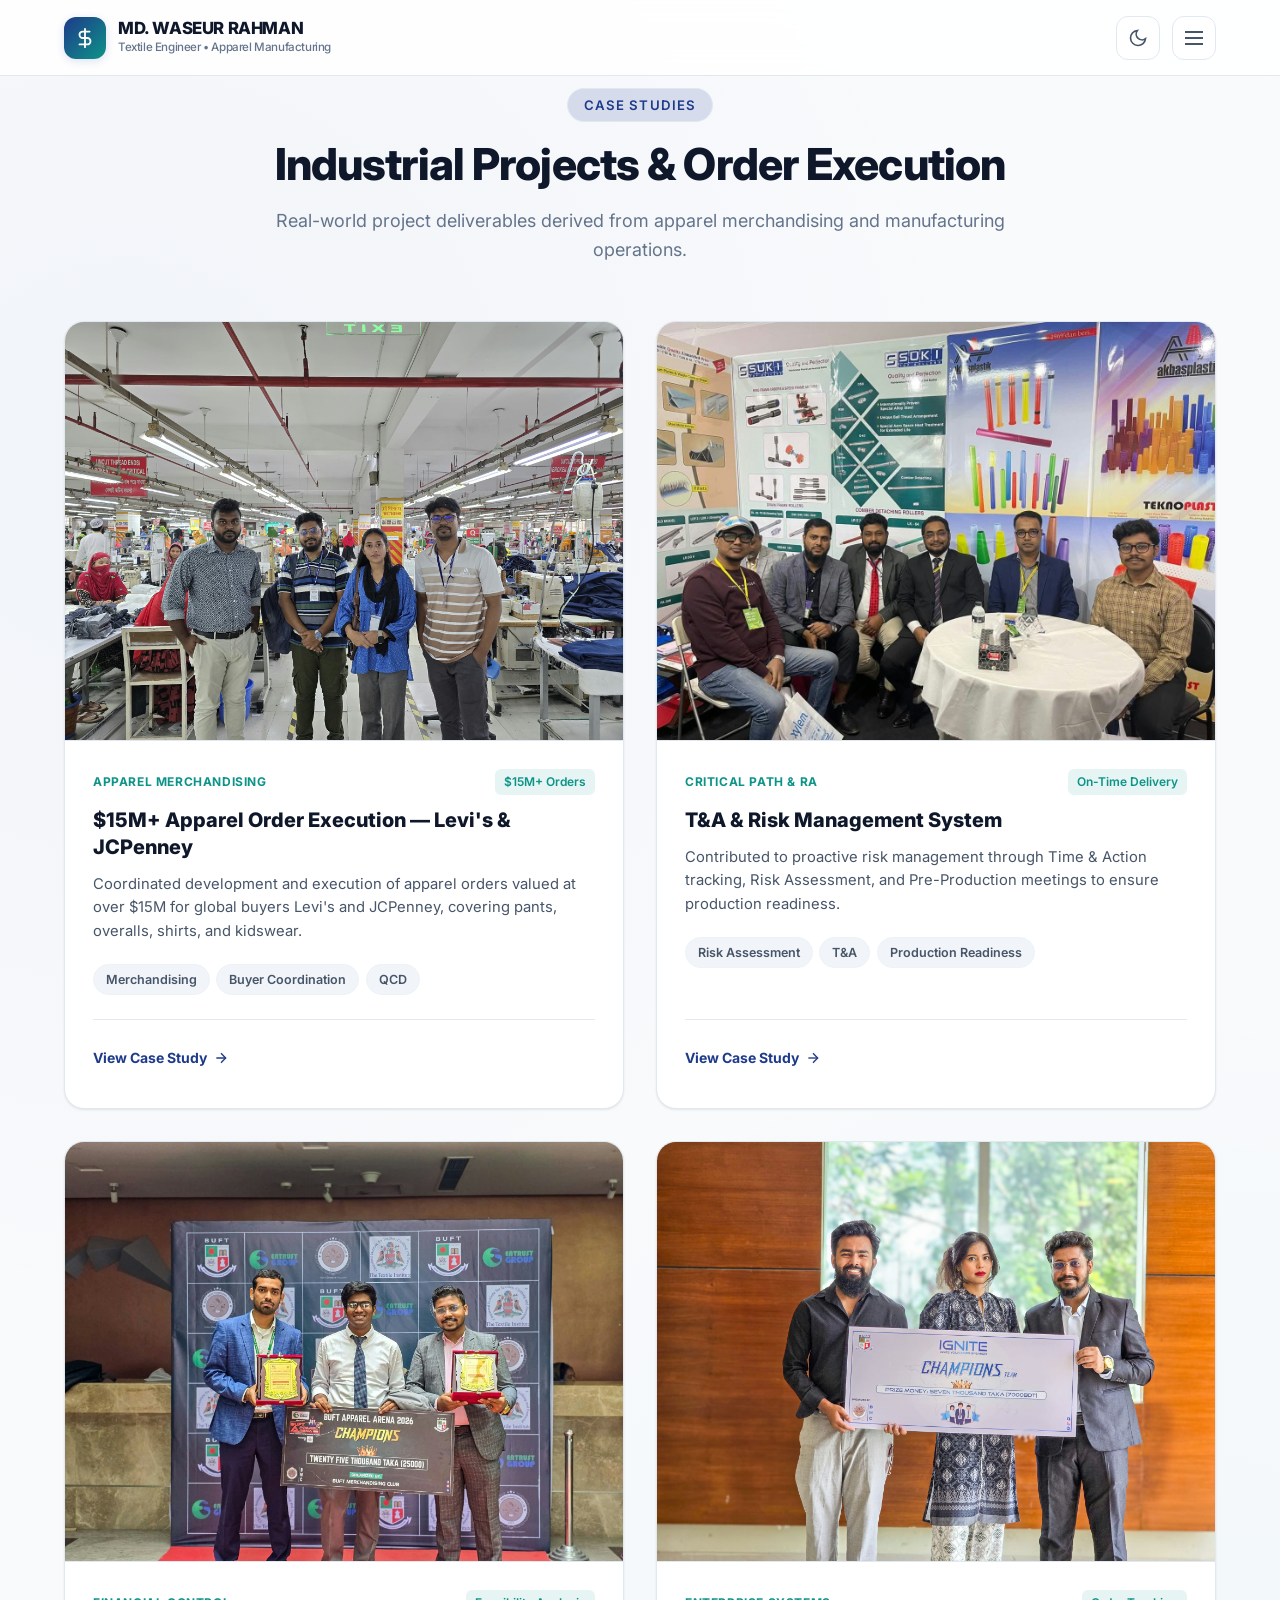
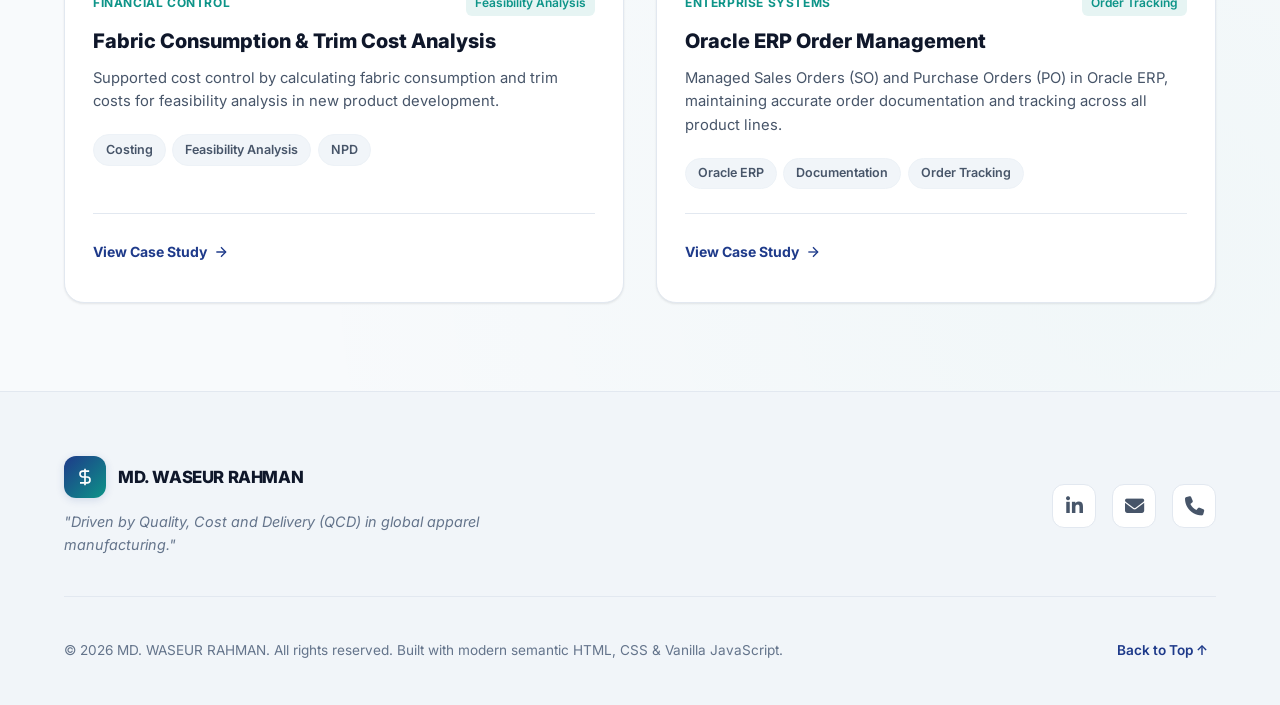
<file: projects.html>
<!DOCTYPE html>
<html lang="en" data-theme="light">
<head>
  <meta charset="UTF-8">
  <meta name="viewport" content="width=device-width, initial-scale=1.0">
  <title>MD. WASEUR RAHMAN | Textile Engineer &amp; Apparel Manufacturing Specialist</title>
  <meta name="description" content="Portfolio of MD. WASEUR RAHMAN, Textile Engineer (B.Sc., Apparel Manufacturing Engineering, 2026, BUFT) with hands-on experience at Ha-Meem Group supporting Levi's and JCPenney orders over $15M.">
  <meta name="keywords" content="MD. WASEUR RAHMAN, Textile Engineer, Apparel Manufacturing Engineering, BUFT, Ha-Meem Group, Levi's, JCPenney, Merchandising, Time & Action, Risk Assessment, Oracle ERP, QCD">
  <meta name="author" content="MD. WASEUR RAHMAN">

  <!-- Open Graph / Meta -->
  <meta property="og:type" content="website">
  <meta property="og:title" content="MD. WASEUR RAHMAN | Textile Engineer | Apparel Manufacturing Engineering">
  <meta property="og:description" content="Textile Engineer with hands-on experience at Ha-Meem Group supporting global buyers Levi's and JCPenney across apparel orders valued at over $15M.">

  <!-- Google Fonts: Inter & JetBrains Mono -->
  <link rel="preconnect" href="https://fonts.googleapis.com">
  <link rel="preconnect" href="https://fonts.gstatic.com" crossorigin>
  <link href="https://fonts.googleapis.com/css2?family=Inter:wght@300;400;500;600;700;800&family=JetBrains+Mono:wght@400;600&display=swap" rel="stylesheet">

  <!-- Font Awesome Icons -->
  <link rel="stylesheet" href="https://cdnjs.cloudflare.com/ajax/libs/font-awesome/6.5.1/css/all.min.css">

  <!-- Stylesheet -->
  <link rel="stylesheet" href="style.css">
</head>
<body>

  <!-- ========================================================================
       Header & Navigation
       ======================================================================== -->
  <header class="site-header">
    <div class="container navbar">
      <a href="index.html" class="brand" aria-label="MD. WASEUR RAHMAN Portfolio Home">
        <div class="brand-icon-wrap" aria-hidden="true">
          <!-- Textile Spool / Weave SVG Icon -->
          <svg width="22" height="22" viewBox="0 0 24 24" fill="none" stroke="currentColor" stroke-width="2" stroke-linecap="round" stroke-linejoin="round">
            <path d="M12 2v20M17 5H9.5a3.5 3.5 0 0 0 0 7h5a3.5 3.5 0 0 1 0 7H6"/>
          </svg>
        </div>
        <div class="brand-text">
          <span class="brand-name">MD. WASEUR RAHMAN</span>
          <span class="brand-tagline">Textile Engineer • Apparel Manufacturing</span>
        </div>
      </a>

      <!-- Desktop & Mobile Navigation Links -->
      <nav id="nav-links" class="nav-links" aria-label="Main Navigation">
        <a href="index.html" class="nav-link" data-page="index.html">Home</a>
        <a href="about.html" class="nav-link" data-page="about.html">About</a>
        <a href="competencies.html" class="nav-link" data-page="competencies.html">Competencies</a>
        <a href="projects.html" class="nav-link" data-page="projects.html">Projects</a>
        <a href="experience.html" class="nav-link" data-page="experience.html">Experience</a>
        <a href="publications.html" class="nav-link" data-page="publications.html">Publications</a>
        <a href="contact.html" class="nav-link" data-page="contact.html">Contact</a>
      </nav>

      <div class="nav-actions">
        <!-- Theme Toggle Button -->
        <button id="theme-toggle-btn" class="theme-toggle-btn" aria-label="Toggle Dark/Light Mode" title="Toggle theme">
          <svg width="20" height="20" viewBox="0 0 24 24" fill="none" stroke="currentColor" stroke-width="2"><path d="M21 12.79A9 9 0 1 1 11.21 3 7 7 0 0 0 21 12.79z"/></svg>
        </button>

        <!-- Mobile Menu Toggle Button -->
        <button id="mobile-menu-btn" class="mobile-menu-btn hamburger" aria-label="Open mobile menu" aria-expanded="false">
          <svg width="24" height="24" viewBox="0 0 24 24" fill="none" stroke="currentColor" stroke-width="2"><line x1="3" y1="12" x2="21" y2="12"/><line x1="3" y1="6" x2="21" y2="6"/><line x1="3" y1="18" x2="21" y2="18"/></svg>
        </button>
      </div>
    </div>
  </header>

  <main>
<section id="projects" class="section">
      <div class="container">
        <div class="section-title-wrap">
          <span class="section-badge">Case Studies</span>
          <h2 class="section-title">Industrial Projects &amp; Order Execution</h2>
          <p class="section-subtitle">Real-world project deliverables derived from apparel merchandising and manufacturing operations.</p>
        </div>

        <div class="projects-grid">
          <!-- Project 1: $15M+ Apparel Order Execution — Levi's & JCPenney -->
          <article class="project-card" data-category="merchandising">
            <div class="project-img-slot aspect-16-9 project-card-media">
              <img src="assets/images/projects/project-1.jpg" alt="$15M+ Apparel Order Execution — Levi's &amp; JCPenney" loading="lazy" class="loaded">
            </div>
            <div class="project-card-body">
              <div class="project-badge-row">
                <span class="project-category">Apparel Merchandising</span>
                <span class="project-impact-stat">$15M+ Orders</span>
              </div>
              <h3 class="project-title">$15M+ Apparel Order Execution — Levi's &amp; JCPenney</h3>
              <p class="project-description">
                Coordinated development and execution of apparel orders valued at over $15M for global buyers Levi's and JCPenney, covering pants, overalls, shirts, and kidswear.
              </p>
              <div class="project-tags">
                <span class="tech-tag">Merchandising</span>
                <span class="tech-tag">Buyer Coordination</span>
                <span class="tech-tag">QCD</span>
              </div>
              <div class="project-card-footer">
                <button class="project-detail-btn" data-project-id="0">
                  <span>View Case Study</span>
                  <svg width="16" height="16" viewBox="0 0 24 24" fill="none" stroke="currentColor" stroke-width="2"><line x1="5" y1="12" x2="19" y2="12"/><polyline points="12 5 19 12 12 19"/></svg>
                </button>
              </div>
            </div>
          </article>

          <!-- Project 2: T&A & Risk Management System -->
          <article class="project-card" data-category="operations">
            <div class="project-img-slot aspect-16-9 project-card-media">
              <img src="assets/images/projects/project-2.jpg" alt="T&amp;A &amp; Risk Management System" loading="lazy" class="loaded">
            </div>
            <div class="project-card-body">
              <div class="project-badge-row">
                <span class="project-category">Critical Path &amp; RA</span>
                <span class="project-impact-stat">On-Time Delivery</span>
              </div>
              <h3 class="project-title">T&amp;A &amp; Risk Management System</h3>
              <p class="project-description">
                Contributed to proactive risk management through Time &amp; Action tracking, Risk Assessment, and Pre-Production meetings to ensure production readiness.
              </p>
              <div class="project-tags">
                <span class="tech-tag">Risk Assessment</span>
                <span class="tech-tag">T&amp;A</span>
                <span class="tech-tag">Production Readiness</span>
              </div>
              <div class="project-card-footer">
                <button class="project-detail-btn" data-project-id="1">
                  <span>View Case Study</span>
                  <svg width="16" height="16" viewBox="0 0 24 24" fill="none" stroke="currentColor" stroke-width="2"><line x1="5" y1="12" x2="19" y2="12"/><polyline points="12 5 19 12 12 19"/></svg>
                </button>
              </div>
            </div>
          </article>

          <!-- Project 3: Fabric Consumption & Trim Cost Analysis -->
          <article class="project-card" data-category="costing">
            <div class="project-img-slot aspect-16-9 project-card-media">
              <img src="assets/images/projects/project-3.jpg" alt="Fabric Consumption &amp; Trim Cost Analysis" loading="lazy" class="loaded">
            </div>
            <div class="project-card-body">
              <div class="project-badge-row">
                <span class="project-category">Financial Control</span>
                <span class="project-impact-stat">Feasibility Analysis</span>
              </div>
              <h3 class="project-title">Fabric Consumption &amp; Trim Cost Analysis</h3>
              <p class="project-description">
                Supported cost control by calculating fabric consumption and trim costs for feasibility analysis in new product development.
              </p>
              <div class="project-tags">
                <span class="tech-tag">Costing</span>
                <span class="tech-tag">Feasibility Analysis</span>
                <span class="tech-tag">NPD</span>
              </div>
              <div class="project-card-footer">
                <button class="project-detail-btn" data-project-id="2">
                  <span>View Case Study</span>
                  <svg width="16" height="16" viewBox="0 0 24 24" fill="none" stroke="currentColor" stroke-width="2"><line x1="5" y1="12" x2="19" y2="12"/><polyline points="12 5 19 12 12 19"/></svg>
                </button>
              </div>
            </div>
          </article>

          <!-- Project 4: Oracle ERP Order Management -->
          <article class="project-card" data-category="erp">
            <div class="project-img-slot aspect-16-9 project-card-media">
              <img src="assets/images/projects/project-4.jpg" alt="Oracle ERP Order Management" loading="lazy" class="loaded">
            </div>
            <div class="project-card-body">
              <div class="project-badge-row">
                <span class="project-category">Enterprise Systems</span>
                <span class="project-impact-stat">Order Tracking</span>
              </div>
              <h3 class="project-title">Oracle ERP Order Management</h3>
              <p class="project-description">
                Managed Sales Orders (SO) and Purchase Orders (PO) in Oracle ERP, maintaining accurate order documentation and tracking across all product lines.
              </p>
              <div class="project-tags">
                <span class="tech-tag">Oracle ERP</span>
                <span class="tech-tag">Documentation</span>
                <span class="tech-tag">Order Tracking</span>
              </div>
              <div class="project-card-footer">
                <button class="project-detail-btn" data-project-id="3">
                  <span>View Case Study</span>
                  <svg width="16" height="16" viewBox="0 0 24 24" fill="none" stroke="currentColor" stroke-width="2"><line x1="5" y1="12" x2="19" y2="12"/><polyline points="12 5 19 12 12 19"/></svg>
                </button>
              </div>
            </div>
          </article>
        </div>
      </div>
    </section>

  </main>

  <!-- ========================================================================
       Footer Section
       ======================================================================== -->
  <footer class="site-footer">
    <div class="container">
      <div class="footer-top">
        <div class="footer-brand">
          <a href="index.html" class="brand">
            <div class="brand-icon-wrap" aria-hidden="true">
              <svg width="20" height="20" viewBox="0 0 24 24" fill="none" stroke="currentColor" stroke-width="2"><path d="M12 2v20M17 5H9.5a3.5 3.5 0 0 0 0 7h5a3.5 3.5 0 0 1 0 7H6"/></svg>
            </div>
            <span class="brand-name">MD. WASEUR RAHMAN</span>
          </a>
          <p class="footer-quote">
            "Driven by Quality, Cost and Delivery (QCD) in global apparel manufacturing."
          </p>
        </div>

        <div class="footer-social-links">
          <a href="https://www.linkedin.com/in/waseur-rahman00" target="_blank" rel="noopener noreferrer" class="social-btn" aria-label="LinkedIn">
            <i class="fab fa-linkedin-in"></i>
          </a>
          <a href="mailto:waseurrahman22@gmail.com" class="social-btn" aria-label="Send Email">
            <i class="fas fa-envelope"></i>
          </a>
          <a href="tel:+8801919456468" class="social-btn" aria-label="Call Phone">
            <i class="fas fa-phone"></i>
          </a>
        </div>
      </div>

      <div class="footer-bottom">
        <p>&copy; 2026 MD. WASEUR RAHMAN. All rights reserved. Built with modern semantic HTML, CSS &amp; Vanilla JavaScript.</p>
        <a href="#" id="back-to-top" class="back-to-top-btn">
          Back to Top ↑
        </a>
      </div>
    </div>
  </footer>

  <!-- ========================================================================
       Vanilla JS Lightbox Modal (For Gallery & Club Photos)
       ======================================================================== -->
  <div id="lightbox-modal" class="lightbox-modal" role="dialog" aria-modal="true" aria-label="Image Lightbox">
    <div class="lightbox-container">
      <button id="lightbox-close-btn" class="lightbox-close-btn" aria-label="Close Lightbox">&times;</button>
      <button id="lightbox-prev-btn" class="lightbox-nav-btn lightbox-prev-btn" aria-label="Previous Image">&#10094;</button>
      <button id="lightbox-next-btn" class="lightbox-nav-btn lightbox-next-btn" aria-label="Next Image">&#10095;</button>
      
      <div id="lightbox-content-box" class="lightbox-content-box">
        <!-- Image or placeholder injected here by script.js -->
      </div>
      <div id="lightbox-caption-bar" class="lightbox-caption-bar"></div>
    </div>
  </div>

  <!-- ========================================================================
       Case Study Detail Modal Dialog (For Project In-Depth View)
       ======================================================================== -->
  <div id="case-modal" class="case-modal" role="dialog" aria-modal="true" aria-label="Project Case Study Details">
    <div class="case-modal-dialog">
      <button id="case-modal-close" class="case-modal-close" aria-label="Close Case Study">&times;</button>
      <div id="case-modal-body"></div>
    </div>
  </div>

  <!-- Toast Feedback Notice -->
  <div id="toast-notice" class="toast-notice" role="alert" aria-live="polite">
    <svg width="20" height="20" viewBox="0 0 24 24" fill="none" stroke="currentColor" stroke-width="2"><polyline points="20 6 9 17 4 12"/></svg>
    <span>Thank you for reaching out! MD. Waseur Rahman will respond to your message shortly.</span>
  </div>

  <!-- Scripts -->
  <script src="script.js"></script>
</body>
</html>
</file>
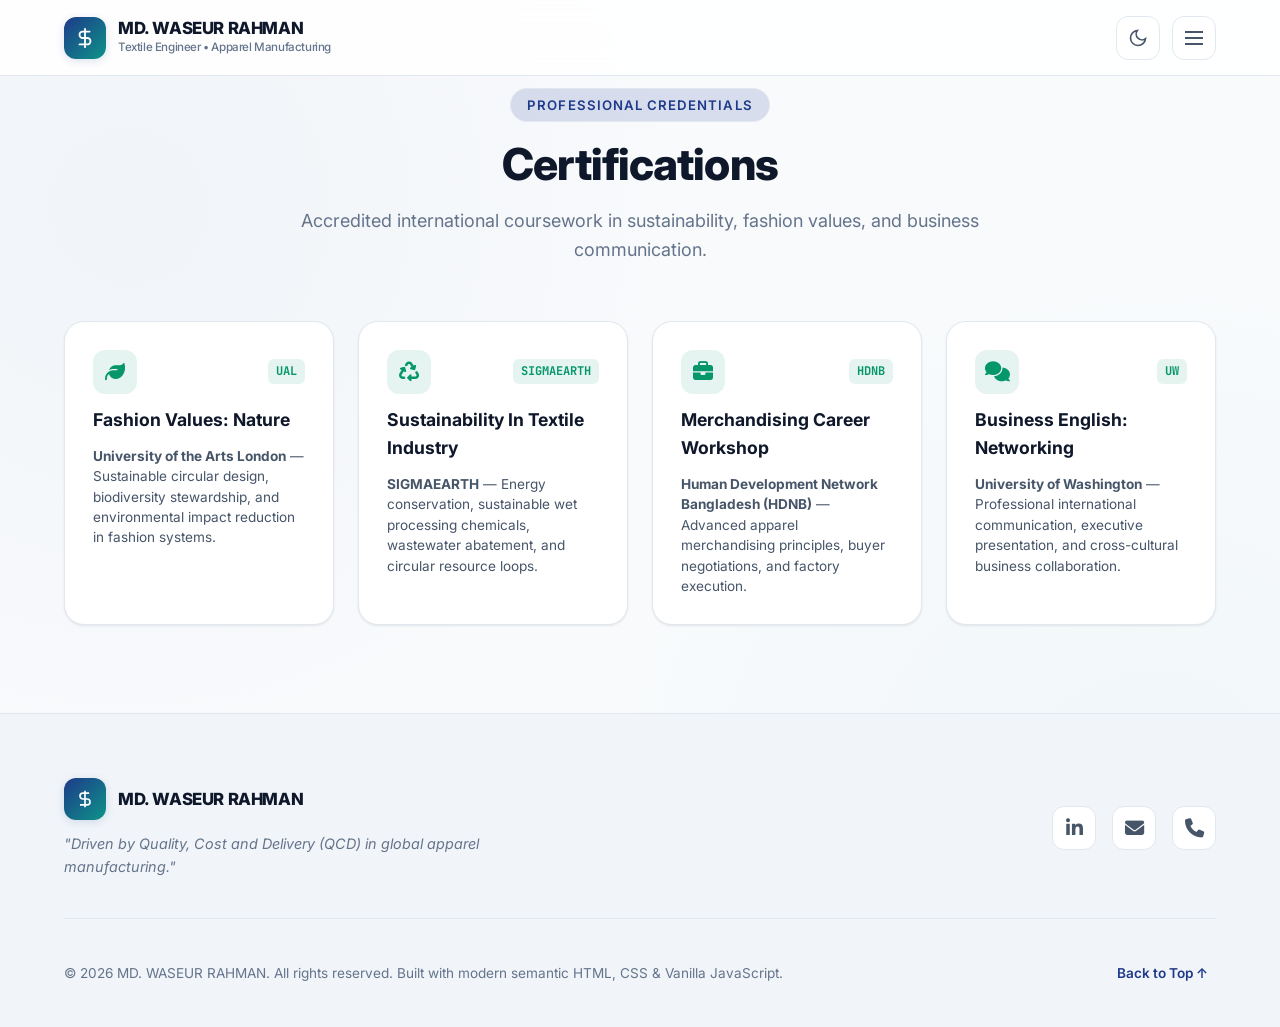
<file: publications.html>
<!DOCTYPE html>
<html lang="en" data-theme="light">
<head>
  <meta charset="UTF-8">
  <meta name="viewport" content="width=device-width, initial-scale=1.0">
  <title>MD. WASEUR RAHMAN | Textile Engineer &amp; Apparel Manufacturing Specialist</title>
  <meta name="description" content="Portfolio of MD. WASEUR RAHMAN, Textile Engineer (B.Sc., Apparel Manufacturing Engineering, 2026, BUFT) with hands-on experience at Ha-Meem Group supporting Levi's and JCPenney orders over $15M.">
  <meta name="keywords" content="MD. WASEUR RAHMAN, Textile Engineer, Apparel Manufacturing Engineering, BUFT, Ha-Meem Group, Levi's, JCPenney, Merchandising, Time & Action, Risk Assessment, Oracle ERP, QCD">
  <meta name="author" content="MD. WASEUR RAHMAN">

  <!-- Open Graph / Meta -->
  <meta property="og:type" content="website">
  <meta property="og:title" content="MD. WASEUR RAHMAN | Textile Engineer | Apparel Manufacturing Engineering">
  <meta property="og:description" content="Textile Engineer with hands-on experience at Ha-Meem Group supporting global buyers Levi's and JCPenney across apparel orders valued at over $15M.">

  <!-- Google Fonts: Inter & JetBrains Mono -->
  <link rel="preconnect" href="https://fonts.googleapis.com">
  <link rel="preconnect" href="https://fonts.gstatic.com" crossorigin>
  <link href="https://fonts.googleapis.com/css2?family=Inter:wght@300;400;500;600;700;800&family=JetBrains+Mono:wght@400;600&display=swap" rel="stylesheet">

  <!-- Font Awesome Icons -->
  <link rel="stylesheet" href="https://cdnjs.cloudflare.com/ajax/libs/font-awesome/6.5.1/css/all.min.css">

  <!-- Stylesheet -->
  <link rel="stylesheet" href="style.css">
</head>
<body>

  <!-- ========================================================================
       Header & Navigation
       ======================================================================== -->
  <header class="site-header">
    <div class="container navbar">
      <a href="index.html" class="brand" aria-label="MD. WASEUR RAHMAN Portfolio Home">
        <div class="brand-icon-wrap" aria-hidden="true">
          <!-- Textile Spool / Weave SVG Icon -->
          <svg width="22" height="22" viewBox="0 0 24 24" fill="none" stroke="currentColor" stroke-width="2" stroke-linecap="round" stroke-linejoin="round">
            <path d="M12 2v20M17 5H9.5a3.5 3.5 0 0 0 0 7h5a3.5 3.5 0 0 1 0 7H6"/>
          </svg>
        </div>
        <div class="brand-text">
          <span class="brand-name">MD. WASEUR RAHMAN</span>
          <span class="brand-tagline">Textile Engineer • Apparel Manufacturing</span>
        </div>
      </a>

      <!-- Desktop & Mobile Navigation Links -->
      <nav id="nav-links" class="nav-links" aria-label="Main Navigation">
        <a href="index.html" class="nav-link" data-page="index.html">Home</a>
        <a href="about.html" class="nav-link" data-page="about.html">About</a>
        <a href="competencies.html" class="nav-link" data-page="competencies.html">Competencies</a>
        <a href="projects.html" class="nav-link" data-page="projects.html">Projects</a>
        <a href="experience.html" class="nav-link" data-page="experience.html">Experience</a>
        <a href="publications.html" class="nav-link" data-page="publications.html">Publications</a>
        <a href="contact.html" class="nav-link" data-page="contact.html">Contact</a>
      </nav>

      <div class="nav-actions">
        <!-- Theme Toggle Button -->
        <button id="theme-toggle-btn" class="theme-toggle-btn" aria-label="Toggle Dark/Light Mode" title="Toggle theme">
          <svg width="20" height="20" viewBox="0 0 24 24" fill="none" stroke="currentColor" stroke-width="2"><path d="M21 12.79A9 9 0 1 1 11.21 3 7 7 0 0 0 21 12.79z"/></svg>
        </button>

        <!-- Mobile Menu Toggle Button -->
        <button id="mobile-menu-btn" class="mobile-menu-btn hamburger" aria-label="Open mobile menu" aria-expanded="false">
          <svg width="24" height="24" viewBox="0 0 24 24" fill="none" stroke="currentColor" stroke-width="2"><line x1="3" y1="12" x2="21" y2="12"/><line x1="3" y1="6" x2="21" y2="6"/><line x1="3" y1="18" x2="21" y2="18"/></svg>
        </button>
      </div>
    </div>
  </header>

  <main>
<section id="certifications" class="section">
      <div class="container">
        <div class="section-title-wrap">
          <span class="section-badge">Professional Credentials</span>
          <h2 class="section-title">Certifications</h2>
          <p class="section-subtitle">Accredited international coursework in sustainability, fashion values, and business communication.</p>
        </div>

        <div class="certifications-grid">
          <!-- 1. UAL -->
          <div class="standard-card">
            <div class="standard-header">
              <div class="standard-badge-icon" aria-hidden="true"><i class="fas fa-leaf"></i></div>
              <span class="standard-code">UAL</span>
            </div>
            <h3 class="standard-title">Fashion Values: Nature</h3>
            <p class="standard-desc"><strong>University of the Arts London</strong> — Sustainable circular design, biodiversity stewardship, and environmental impact reduction in fashion systems.</p>
          </div>

          <!-- 2. SIGMAEARTH -->
          <div class="standard-card">
            <div class="standard-header">
              <div class="standard-badge-icon" aria-hidden="true"><i class="fas fa-recycle"></i></div>
              <span class="standard-code">SIGMAEARTH</span>
            </div>
            <h3 class="standard-title">Sustainability In Textile Industry</h3>
            <p class="standard-desc"><strong>SIGMAEARTH</strong> — Energy conservation, sustainable wet processing chemicals, wastewater abatement, and circular resource loops.</p>
          </div>

          <!-- 3. HDNB -->
          <div class="standard-card">
            <div class="standard-header">
              <div class="standard-badge-icon" aria-hidden="true"><i class="fas fa-briefcase"></i></div>
              <span class="standard-code">HDNB</span>
            </div>
            <h3 class="standard-title">Merchandising Career Workshop</h3>
            <p class="standard-desc"><strong>Human Development Network Bangladesh (HDNB)</strong> — Advanced apparel merchandising principles, buyer negotiations, and factory execution.</p>
          </div>

          <!-- 4. University of Washington -->
          <div class="standard-card">
            <div class="standard-header">
              <div class="standard-badge-icon" aria-hidden="true"><i class="fas fa-comments"></i></div>
              <span class="standard-code">UW</span>
            </div>
            <h3 class="standard-title">Business English: Networking</h3>
            <p class="standard-desc"><strong>University of Washington</strong> — Professional international communication, executive presentation, and cross-cultural business collaboration.</p>
          </div>
        </div>
      </div>
    </section>

  </main>

  <!-- ========================================================================
       Footer Section
       ======================================================================== -->
  <footer class="site-footer">
    <div class="container">
      <div class="footer-top">
        <div class="footer-brand">
          <a href="index.html" class="brand">
            <div class="brand-icon-wrap" aria-hidden="true">
              <svg width="20" height="20" viewBox="0 0 24 24" fill="none" stroke="currentColor" stroke-width="2"><path d="M12 2v20M17 5H9.5a3.5 3.5 0 0 0 0 7h5a3.5 3.5 0 0 1 0 7H6"/></svg>
            </div>
            <span class="brand-name">MD. WASEUR RAHMAN</span>
          </a>
          <p class="footer-quote">
            "Driven by Quality, Cost and Delivery (QCD) in global apparel manufacturing."
          </p>
        </div>

        <div class="footer-social-links">
          <a href="https://www.linkedin.com/in/waseur-rahman00" target="_blank" rel="noopener noreferrer" class="social-btn" aria-label="LinkedIn">
            <i class="fab fa-linkedin-in"></i>
          </a>
          <a href="mailto:waseurrahman22@gmail.com" class="social-btn" aria-label="Send Email">
            <i class="fas fa-envelope"></i>
          </a>
          <a href="tel:+8801919456468" class="social-btn" aria-label="Call Phone">
            <i class="fas fa-phone"></i>
          </a>
        </div>
      </div>

      <div class="footer-bottom">
        <p>&copy; 2026 MD. WASEUR RAHMAN. All rights reserved. Built with modern semantic HTML, CSS &amp; Vanilla JavaScript.</p>
        <a href="#" id="back-to-top" class="back-to-top-btn">
          Back to Top ↑
        </a>
      </div>
    </div>
  </footer>

  <!-- ========================================================================
       Vanilla JS Lightbox Modal (For Gallery & Club Photos)
       ======================================================================== -->
  <div id="lightbox-modal" class="lightbox-modal" role="dialog" aria-modal="true" aria-label="Image Lightbox">
    <div class="lightbox-container">
      <button id="lightbox-close-btn" class="lightbox-close-btn" aria-label="Close Lightbox">&times;</button>
      <button id="lightbox-prev-btn" class="lightbox-nav-btn lightbox-prev-btn" aria-label="Previous Image">&#10094;</button>
      <button id="lightbox-next-btn" class="lightbox-nav-btn lightbox-next-btn" aria-label="Next Image">&#10095;</button>
      
      <div id="lightbox-content-box" class="lightbox-content-box">
        <!-- Image or placeholder injected here by script.js -->
      </div>
      <div id="lightbox-caption-bar" class="lightbox-caption-bar"></div>
    </div>
  </div>

  <!-- ========================================================================
       Case Study Detail Modal Dialog (For Project In-Depth View)
       ======================================================================== -->
  <div id="case-modal" class="case-modal" role="dialog" aria-modal="true" aria-label="Project Case Study Details">
    <div class="case-modal-dialog">
      <button id="case-modal-close" class="case-modal-close" aria-label="Close Case Study">&times;</button>
      <div id="case-modal-body"></div>
    </div>
  </div>

  <!-- Toast Feedback Notice -->
  <div id="toast-notice" class="toast-notice" role="alert" aria-live="polite">
    <svg width="20" height="20" viewBox="0 0 24 24" fill="none" stroke="currentColor" stroke-width="2"><polyline points="20 6 9 17 4 12"/></svg>
    <span>Thank you for reaching out! MD. Waseur Rahman will respond to your message shortly.</span>
  </div>

  <!-- Scripts -->
  <script src="script.js"></script>
</body>
</html>
</file>
<file: style.css>
/* ==========================================================================
   TEXTILE ENGINEER PORTFOLIO - MODERN RESPONSIVE STYLESHEET
   Engineered for: MD. WASEUR RAHMAN (Textile Engineer)
   Aesthetic: Contemporary Industrial Elegance, Clean Linen & High-Tech Indigo
   ========================================================================== */

/* --------------------------------------------------------------------------
   1. CSS Custom Properties & Design Tokens
   -------------------------------------------------------------------------- */
:root {
  /* Color Palette - Light Mode (Default) */
  --bg-primary: #f8fafc;
  --bg-secondary: #f1f5f9;
  --bg-card: #ffffff;
  --bg-card-hover: #fcfdfe;
  --bg-glass: rgba(255, 255, 255, 0.85);

  --text-primary: #0f172a;
  --text-secondary: #475569;
  --text-muted: #64748b;
  --text-inverted: #ffffff;

  /* Textile Theme Brand Accents */
  --primary: #1e3a8a;          /* Deep Indigo Thread */
  --primary-light: #3b82f6;    /* Vibrant Cobalt */
  --primary-dark: #172554;     /* Navy Twill */
  --primary-glow: rgba(30, 58, 138, 0.15);

  --accent-teal: #0d9488;      /* Sustainable Processing Teal */
  --accent-teal-light: #14b8a6;
  --accent-amber: #d97706;     /* Raw Cotton / Golden Fiber */
  --accent-emerald: #059669;   /* Eco Certification Green */

  --border-color: #e2e8f0;
  --border-subtle: #edf2f7;
  --border-focus: #3b82f6;

  /* Shadows */
  --shadow-sm: 0 1px 3px rgba(0, 0, 0, 0.05), 0 1px 2px rgba(0, 0, 0, 0.04);
  --shadow-md: 0 4px 6px -1px rgba(0, 0, 0, 0.08), 0 2px 4px -1px rgba(0, 0, 0, 0.04);
  --shadow-lg: 0 10px 15px -3px rgba(0, 0, 0, 0.09), 0 4px 6px -2px rgba(0, 0, 0, 0.04);
  --shadow-xl: 0 20px 25px -5px rgba(0, 0, 0, 0.12), 0 10px 10px -5px rgba(0, 0, 0, 0.04);
  --shadow-glow: 0 0 25px rgba(37, 99, 235, 0.2);

  /* Typography */
  --font-sans: 'Inter', system-ui, -apple-system, BlinkMacSystemFont, 'Segoe UI', Roboto, Helvetica, Arial, sans-serif;
  --font-mono: 'JetBrains Mono', 'Fira Code', Consolas, monospace;

  /* Layout */
  --max-width: 1200px;
  --header-height: 76px;
  --radius-sm: 6px;
  --radius-md: 12px;
  --radius-lg: 20px;
  --radius-full: 9999px;

  /* Transitions */
  --transition-fast: 0.15s ease;
  --transition-base: 0.25s cubic-bezier(0.4, 0, 0.2, 1);
  --transition-slow: 0.4s cubic-bezier(0.4, 0, 0.2, 1);
}

/* Dark Mode Theme */
[data-theme="dark"] {
  --bg-primary: #0b1120;
  --bg-secondary: #0f172a;
  --bg-card: #172033;
  --bg-card-hover: #1e293b;
  --bg-glass: rgba(15, 23, 42, 0.85);

  --text-primary: #f8fafc;
  --text-secondary: #cbd5e1;
  --text-muted: #94a3b8;
  --text-inverted: #0f172a;

  --primary: #3b82f6;
  --primary-light: #60a5fa;
  --primary-dark: #1d4ed8;
  --primary-glow: rgba(59, 130, 246, 0.25);

  --accent-teal: #14b8a6;
  --accent-amber: #fbbf24;
  --accent-emerald: #10b981;

  --border-color: #334155;
  --border-subtle: #1e293b;
  --border-focus: #60a5fa;

  --shadow-sm: 0 1px 3px rgba(0, 0, 0, 0.3);
  --shadow-md: 0 4px 6px -1px rgba(0, 0, 0, 0.4);
  --shadow-lg: 0 10px 15px -3px rgba(0, 0, 0, 0.5);
  --shadow-xl: 0 20px 25px -5px rgba(0, 0, 0, 0.6);
  --shadow-glow: 0 0 30px rgba(59, 130, 246, 0.3);
}

/* --------------------------------------------------------------------------
   2. Reset & Base Typography
   -------------------------------------------------------------------------- */
*, *::before, *::after {
  box-sizing: border-box;
  margin: 0;
  padding: 0;
}

html {
  font-size: 16px;
  scroll-behavior: smooth;
  scroll-padding-top: calc(var(--header-height) + 20px);
  -webkit-text-size-adjust: 100%;
}

html, body {
  max-width: 100%;
  overflow-x: hidden;
}

body {
  font-family: var(--font-sans);
  background-color: var(--bg-primary);
  color: var(--text-primary);
  line-height: 1.6;
  min-height: 100vh;
  min-height: 100dvh;
  font-size: clamp(1rem, 2vw, 1.125rem);
  transition: background-color var(--transition-slow), color var(--transition-slow);
  background-image: 
    radial-gradient(circle at 10% 20%, rgba(30, 58, 138, 0.03) 0%, transparent 40%),
    radial-gradient(circle at 90% 80%, rgba(13, 148, 136, 0.03) 0%, transparent 40%);
}

img {
  max-width: 100%;
  height: auto;
  display: block;
}

svg, picture, video {
  max-width: 100%;
  display: block;
}

/* Dynamic Image Focal Point System via data-focus */
img[data-focus] {
  object-position: var(--focus-x, 50%) var(--focus-y, 50%);
}

input, button, textarea, select {
  font: inherit;
}

a {
  color: inherit;
  text-decoration: none;
}

button {
  cursor: pointer;
  border: none;
  background: none;
}

ul, ol {
  list-style: none;
}

/* --------------------------------------------------------------------------
   3. Utility Classes & Layout
   -------------------------------------------------------------------------- */
.container {
  width: 100%;
  max-width: var(--max-width);
  margin-left: auto;
  margin-right: auto;
  padding-left: 1.5rem;
  padding-right: 1.5rem;
}

.section {
  padding: 5.5rem 0;
  position: relative;
}

.section-title-wrap {
  text-align: center;
  max-width: 750px;
  margin: 0 auto 3.5rem;
}

.section-badge {
  display: inline-flex;
  align-items: center;
  gap: 0.5rem;
  padding: 0.35rem 1rem;
  font-size: 0.825rem;
  font-weight: 600;
  letter-spacing: 0.08em;
  text-transform: uppercase;
  color: var(--primary);
  background: var(--primary-glow);
  border: 1px solid var(--border-color);
  border-radius: var(--radius-full);
  margin-bottom: 1rem;
}

.section-title {
  font-size: clamp(1.75rem, 4vw, 2.75rem);
  font-weight: 800;
  letter-spacing: -0.02em;
  line-height: 1.2;
  color: var(--text-primary);
  margin-bottom: 1rem;
}

.section-subtitle {
  font-size: clamp(0.95rem, 2vw, 1.125rem);
  color: var(--text-muted);
  line-height: 1.6;
}

.subheading-title {
  font-size: 1.35rem;
  font-weight: 800;
  color: var(--text-primary);
  display: flex;
  align-items: center;
  gap: 0.6rem;
}

.subheading-title i {
  color: var(--primary);
  font-size: 1.15rem;
}

/* Weave Pattern Decorative Divider */
.weave-divider {
  width: 100%;
  height: 24px;
  background-image: url('assets/images/texture/weave-pattern.svg');
  background-repeat: repeat-x;
  background-position: center;
  opacity: 0.35;
  margin: 1.5rem auto;
}

/* Buttons */
.btn {
  display: inline-flex;
  align-items: center;
  justify-content: center;
  gap: 0.6rem;
  padding: 0.8rem 1.6rem;
  min-height: 48px;
  min-width: 44px;
  font-size: 0.95rem;
  font-weight: 600;
  border-radius: var(--radius-md);
  transition: all var(--transition-base);
  text-align: center;
  white-space: nowrap;
}

.btn-primary {
  background: linear-gradient(135deg, var(--primary), var(--primary-light));
  color: #ffffff;
  box-shadow: 0 4px 14px rgba(37, 99, 235, 0.3);
}

.btn-primary:hover {
  transform: translateY(-2px);
  box-shadow: 0 6px 20px rgba(37, 99, 235, 0.45);
}

.btn-secondary {
  background: var(--bg-card);
  color: var(--text-primary);
  border: 1px solid var(--border-color);
}

.btn-secondary:hover {
  border-color: var(--primary);
  color: var(--primary);
  transform: translateY(-2px);
  box-shadow: var(--shadow-sm);
}

.btn-sm {
  padding: 0.5rem 1rem;
  font-size: 0.85rem;
  min-height: 40px;
}

/* --------------------------------------------------------------------------
   4. Header & Navigation
   -------------------------------------------------------------------------- */
.site-header {
  position: fixed;
  top: 0;
  left: 0;
  right: 0;
  height: var(--header-height);
  z-index: 1000;
  background-color: var(--bg-glass);
  backdrop-filter: blur(12px);
  -webkit-backdrop-filter: blur(12px);
  border-bottom: 1px solid var(--border-color);
  transition: all var(--transition-base);
}

.site-header.scrolled {
  box-shadow: var(--shadow-sm);
}

.navbar {
  display: flex;
  align-items: center;
  justify-content: space-between;
  height: 100%;
}

.brand {
  display: flex;
  align-items: center;
  gap: 0.75rem;
  font-weight: 800;
  font-size: 1.25rem;
  letter-spacing: -0.02em;
  color: var(--text-primary);
  min-width: 0;
  flex: 1 1 auto;
}

.brand-icon-wrap {
  width: 42px;
  height: 42px;
  border-radius: var(--radius-md);
  background: linear-gradient(135deg, var(--primary), var(--accent-teal));
  color: #ffffff;
  display: flex;
  align-items: center;
  justify-content: center;
  box-shadow: 0 2px 8px var(--primary-glow);
  flex-shrink: 0;
}

.brand-text {
  display: flex;
  flex-direction: column;
  min-width: 0;
}

.brand-name {
  font-size: 1.05rem;
  font-weight: 800;
  line-height: 1.2;
  white-space: nowrap;
  overflow: hidden;
  text-overflow: ellipsis;
}

.brand-tagline {
  font-size: 0.725rem;
  font-weight: 500;
  color: var(--text-muted);
}

.nav-links {
  display: flex;
  position: fixed;
  top: var(--header-height);
  left: 0;
  right: 0;
  width: 100%;
  background: var(--bg-card);
  border-bottom: 1px solid var(--border-color);
  flex-direction: column;
  align-items: stretch;
  padding: 1.25rem 1.5rem;
  gap: 0.25rem;
  transform: translateY(-120%);
  opacity: 0;
  visibility: hidden;
  transition: transform var(--transition-base), opacity var(--transition-base), visibility var(--transition-base);
  box-shadow: var(--shadow-lg);
  max-height: calc(100vh - var(--header-height));
  max-height: calc(100dvh - var(--header-height));
  overflow-y: auto;
  z-index: 1000;
}

.nav-links.open,
.nav-links.active {
  transform: translateY(0);
  opacity: 1;
  visibility: visible;
}

.nav-link {
  font-size: 1rem;
  font-weight: 600;
  color: var(--text-secondary);
  position: relative;
  padding: 0.65rem 0.85rem;
  transition: color var(--transition-fast), background var(--transition-fast);
  min-height: 44px;
  display: flex;
  align-items: center;
  width: 100%;
  border-radius: var(--radius-sm);
}

.nav-link:hover, .nav-link.active {
  color: var(--primary);
  background: var(--bg-secondary);
}

.nav-link::after {
  display: none;
}

.nav-actions {
  display: flex;
  align-items: center;
  gap: 0.75rem;
  flex-shrink: 0;
}

.theme-toggle-btn {
  width: 44px;
  height: 44px;
  border-radius: var(--radius-md);
  background: var(--bg-card);
  border: 1px solid var(--border-color);
  color: var(--text-secondary);
  display: flex;
  align-items: center;
  justify-content: center;
  transition: all var(--transition-fast);
}

.theme-toggle-btn:hover {
  color: var(--primary);
  border-color: var(--primary);
}

.mobile-menu-btn,
.hamburger {
  display: flex;
  width: 44px;
  height: 44px;
  border-radius: var(--radius-md);
  background: var(--bg-card);
  border: 1px solid var(--border-color);
  color: var(--text-secondary);
  align-items: center;
  justify-content: center;
  transition: all var(--transition-fast);
}

.mobile-menu-btn:hover {
  color: var(--primary);
}

/* --------------------------------------------------------------------------
   5. Hero Section
   -------------------------------------------------------------------------- */
.hero-section {
  padding-top: calc(var(--header-height) + 3.5rem);
  padding-bottom: 4.5rem;
  position: relative;
  min-height: 100vh;
  min-height: 100dvh;
  display: flex;
  align-items: center;
}

.hero-grid {
  display: grid;
  grid-template-columns: 1.15fr 0.85fr;
  gap: 4rem;
  align-items: center;
}

.hero-content {
  display: flex;
  flex-direction: column;
  gap: 1.5rem;
  min-width: 0;
  max-width: 100%;
  width: 100%;
}

.hero-pill {
  display: inline-flex;
  align-items: center;
  gap: 0.5rem;
  padding: 0.4rem 1rem;
  background: rgba(13, 148, 136, 0.1);
  border: 1px solid rgba(13, 148, 136, 0.25);
  border-radius: var(--radius-full);
  font-size: 0.825rem;
  font-weight: 600;
  color: var(--accent-teal);
  max-width: 100%;
  width: fit-content;
  box-sizing: border-box;
}

.hero-pill-dot {
  width: 8px;
  height: 8px;
  background: var(--accent-teal);
  border-radius: 50%;
  box-shadow: 0 0 8px var(--accent-teal);
  flex-shrink: 0;
}

.hero-pill span:not(.hero-pill-dot) {
  min-width: 0;
  overflow-wrap: break-word;
  word-break: break-word;
  white-space: normal;
  line-height: 1.35;
}

.hero-title {
  font-size: clamp(2rem, 4.2vw, 3.25rem);
  font-weight: 800;
  line-height: 1.2;
  letter-spacing: -0.03em;
  color: var(--text-primary);
  overflow-wrap: break-word;
  word-break: break-word;
  hyphens: auto;
  max-width: 100%;
}

.gradient-text {
  background: linear-gradient(135deg, var(--primary), var(--accent-teal));
  -webkit-background-clip: text;
  -webkit-text-fill-color: transparent;
}

.hero-description {
  font-size: clamp(1rem, 2vw, 1.15rem);
  color: var(--text-secondary);
  line-height: 1.75;
  max-width: 600px;
  width: 100%;
  overflow-wrap: break-word;
  word-break: break-word;
}

.hero-actions {
  display: flex;
  flex-wrap: wrap;
  gap: 1rem;
  min-width: 0;
  max-width: 100%;
  width: 100%;
}

.hero-actions .btn {
  max-width: 100%;
  box-sizing: border-box;
}

.hero-stats {
  display: grid;
  grid-template-columns: repeat(3, 1fr);
  gap: 1.5rem;
  padding-top: 1.5rem;
  border-top: 1px solid var(--border-color);
  min-width: 0;
  max-width: 100%;
  width: 100%;
}

.stat-item {
  display: flex;
  flex-direction: column;
  min-width: 0;
}

.stat-number {
  font-size: clamp(1.4rem, 2.5vw, 1.85rem);
  font-weight: 800;
  color: var(--primary);
  line-height: 1.2;
  overflow-wrap: break-word;
  word-break: break-word;
}

.stat-label {
  font-size: 0.8rem;
  color: var(--text-muted);
  text-transform: uppercase;
  letter-spacing: 0.04em;
  overflow-wrap: break-word;
  word-break: break-word;
  white-space: normal;
}

/* Hero Media Visual Container */
.hero-media-wrapper {
  position: relative;
  min-width: 0;
  max-width: 100%;
  width: 100%;
}

.hero-media-card {
  position: relative;
  border-radius: var(--radius-lg);
  overflow: hidden;
  box-shadow: var(--shadow-xl);
  border: 1px solid var(--border-color);
  background: var(--bg-card);
  min-width: 0;
  max-width: 100%;
  width: 100%;
}

/* Floating Badges on Hero */
.floating-badge {
  position: absolute;
  z-index: 10;
  background: var(--bg-card);
  border: 1px solid var(--border-color);
  border-radius: var(--radius-md);
  padding: 0.75rem 1rem;
  display: flex;
  align-items: center;
  gap: 0.75rem;
  box-shadow: var(--shadow-lg);
  backdrop-filter: blur(8px);
}

.badge-top-left {
  top: -15px;
  left: -20px;
  animation: float-slow 4s ease-in-out infinite;
}

.badge-bottom-right {
  bottom: -20px;
  right: -15px;
  animation: float-slow 4s ease-in-out infinite 2s;
}

@keyframes float-slow {
  0%, 100% { transform: translateY(0); }
  50% { transform: translateY(-8px); }
}

.floating-badge-icon {
  width: 36px;
  height: 36px;
  border-radius: 50%;
  display: flex;
  align-items: center;
  justify-content: center;
  font-size: 1rem;
  color: #fff;
}

.badge-blue .floating-badge-icon { background: var(--primary); }
.badge-teal .floating-badge-icon { background: var(--accent-teal); }

.floating-badge-text {
  display: flex;
  flex-direction: column;
}

.floating-badge-title {
  font-size: 0.85rem;
  font-weight: 700;
  color: var(--text-primary);
  line-height: 1.2;
}

.floating-badge-desc {
  font-size: 0.725rem;
  color: var(--text-muted);
}

/* --------------------------------------------------------------------------
   6. Image Aspect Ratios & Styled CSS Placeholders
   -------------------------------------------------------------------------- */
.img-slot {
  position: relative;
  width: 100%;
  overflow: hidden;
  background-color: var(--bg-secondary);
  border-radius: var(--radius-md);
  display: flex;
  align-items: center;
  justify-content: center;
}

.img-slot.aspect-1-1 {
  aspect-ratio: 1 / 1;
}

.img-slot.aspect-16-9 {
  aspect-ratio: 16 / 9;
}

.img-slot.aspect-4-3 {
  aspect-ratio: 4 / 3;
}

.img-slot.aspect-hero {
  aspect-ratio: 16 / 10;
  min-height: 360px;
}

.hero-author-badge {
  display: inline-flex;
  align-items: center;
  gap: 0.85rem;
  padding: 0.35rem 1.1rem 0.35rem 0.35rem;
  background: var(--bg-card);
  border: 1px solid var(--border-color);
  border-radius: var(--radius-full);
  box-shadow: var(--shadow-sm);
  max-width: 100%;
  width: fit-content;
  box-sizing: border-box;
}

.hero-avatar {
  width: 48px;
  height: 48px;
  border-radius: 50% !important;
  overflow: hidden;
  border: 2px solid var(--primary);
  flex-shrink: 0;
  position: relative;
}

.hero-author-info {
  display: flex;
  flex-direction: column;
  min-width: 0;
  flex: 1 1 auto;
}

.hero-author-name {
  font-size: 0.95rem;
  font-weight: 800;
  color: var(--text-primary);
  line-height: 1.2;
  overflow-wrap: break-word;
  word-break: break-word;
}

.hero-author-title {
  font-size: 0.75rem;
  font-weight: 500;
  color: var(--text-muted);
  overflow-wrap: break-word;
  word-break: break-word;
  line-height: 1.3;
}

/* Real Image styling */
.img-slot img {
  width: 100%;
  height: 100%;
  object-fit: cover;
  object-position: center;
  transition: opacity 0.4s ease, transform 0.4s ease;
  opacity: 0;
}

#hero-img-slot img {
  object-position: center 18%;
}

#about-img-slot img {
  object-position: center top;
}

.img-slot img.loaded {
  opacity: 1;
}

.img-slot:hover img.loaded {
  transform: scale(1.03);
}

/* Placeholder Box System (When src is empty) */
.placeholder-box {
  width: 100%;
  height: 100%;
  padding: 1.5rem;
  display: flex;
  flex-direction: column;
  align-items: center;
  justify-content: center;
  text-align: center;
  gap: 0.75rem;
  background: linear-gradient(135deg, rgba(30, 58, 138, 0.08) 0%, rgba(13, 148, 136, 0.08) 100%), var(--bg-card);
  position: relative;
  border: 1px dashed var(--border-color);
  user-select: none;
}

.placeholder-box::before {
  content: '';
  position: absolute;
  inset: 0;
  background-image: url('assets/images/texture/weave-pattern.svg');
  background-repeat: repeat;
  opacity: 0.12;
  pointer-events: none;
}

.placeholder-icon-wrap {
  width: 52px;
  height: 52px;
  border-radius: var(--radius-md);
  background: var(--bg-card);
  border: 1px solid var(--border-color);
  display: flex;
  align-items: center;
  justify-content: center;
  font-size: 1.4rem;
  color: var(--primary);
  box-shadow: var(--shadow-sm);
  z-index: 1;
}

.placeholder-text {
  z-index: 1;
  display: flex;
  flex-direction: column;
  align-items: center;
  gap: 0.25rem;
}

.placeholder-title {
  font-size: 0.95rem;
  font-weight: 700;
  color: var(--text-primary);
  line-height: 1.3;
}

.placeholder-tag {
  display: inline-flex;
  align-items: center;
  gap: 0.35rem;
  padding: 0.2rem 0.6rem;
  background: var(--bg-secondary);
  border: 1px solid var(--border-color);
  border-radius: var(--radius-full);
  font-size: 0.725rem;
  font-family: var(--font-mono);
  color: var(--text-muted);
}

.placeholder-hint {
  font-size: 0.75rem;
  color: var(--text-muted);
  opacity: 0.85;
}

/* --------------------------------------------------------------------------
   7. About Section
   -------------------------------------------------------------------------- */
.about-grid {
  display: grid;
  grid-template-columns: 0.9fr 1.1fr;
  gap: 4rem;
  align-items: center;
}

.about-visual-column {
  position: relative;
  min-width: 0;
  max-width: 100%;
  width: 100%;
}

.about-img-frame {
  position: relative;
  border-radius: var(--radius-lg);
  overflow: hidden;
  box-shadow: var(--shadow-xl);
  border: 1px solid var(--border-color);
  width: 100%;
  max-width: 100%;
}

.about-experience-badge {
  position: absolute;
  bottom: -20px;
  left: 20px;
  max-width: calc(100% - 40px);
  background: var(--primary);
  color: #fff;
  padding: 1rem 1.5rem;
  border-radius: var(--radius-md);
  box-shadow: var(--shadow-lg);
  display: flex;
  align-items: center;
  gap: 0.85rem;
  box-sizing: border-box;
}

.about-experience-num {
  font-size: 1.6rem;
  line-height: 1;
  flex-shrink: 0;
}

.about-experience-label {
  font-size: 0.825rem;
  font-weight: 600;
  letter-spacing: 0.02em;
  line-height: 1.25;
  min-width: 0;
  flex: 1 1 auto;
  overflow-wrap: break-word;
  word-break: break-word;
}

.about-content-column {
  display: flex;
  flex-direction: column;
  gap: 1.5rem;
  min-width: 0;
  max-width: 100%;
  width: 100%;
}

.lead-bio {
  font-size: clamp(1rem, 2vw, 1.125rem);
  font-weight: 500;
  color: var(--text-primary);
  line-height: 1.75;
  background: var(--bg-card);
  padding: 1.5rem;
  border-left: 4px solid var(--primary);
  border-radius: 0 var(--radius-md) var(--radius-md) 0;
  box-shadow: var(--shadow-sm);
  min-width: 0;
  width: 100%;
  max-width: 100%;
  box-sizing: border-box;
  overflow-wrap: break-word;
  word-break: break-word;
}

.personal-info-strip {
  display: flex;
  flex-wrap: wrap;
  gap: 0.75rem;
  min-width: 0;
  max-width: 100%;
}

.info-pill {
  display: inline-flex;
  align-items: center;
  gap: 0.5rem;
  padding: 0.4rem 0.85rem;
  background: var(--bg-card);
  border: 1px solid var(--border-color);
  border-radius: var(--radius-full);
  font-size: 0.85rem;
  font-weight: 600;
  color: var(--text-secondary);
  max-width: 100%;
  box-sizing: border-box;
  overflow-wrap: anywhere;
  word-break: break-word;
}

.info-pill i {
  color: var(--primary);
}

.info-pill-link:hover {
  border-color: var(--primary);
  color: var(--primary);
}

.key-competencies-grid {
  display: grid;
  grid-template-columns: repeat(2, 1fr);
  gap: 1.25rem;
  margin-top: 0.5rem;
  min-width: 0;
  max-width: 100%;
  width: 100%;
}

.competency-card {
  padding: 1.25rem;
  background: var(--bg-card);
  border: 1px solid var(--border-color);
  border-radius: var(--radius-md);
  box-shadow: var(--shadow-sm);
  display: flex;
  align-items: flex-start;
  gap: 1rem;
  transition: transform var(--transition-fast), border-color var(--transition-fast);
  min-width: 0;
  width: 100%;
  box-sizing: border-box;
}

.competency-card:hover {
  transform: translateY(-2px);
  border-color: var(--primary);
}

.competency-icon {
  width: 42px;
  height: 42px;
  border-radius: var(--radius-sm);
  background: var(--primary-glow);
  color: var(--primary);
  display: flex;
  align-items: center;
  justify-content: center;
  font-size: 1.2rem;
  flex-shrink: 0;
}

.competency-card > div:not(.competency-icon) {
  min-width: 0;
  flex: 1 1 auto;
}

.competency-title {
  font-size: 0.95rem;
  font-weight: 700;
  color: var(--text-primary);
  margin-bottom: 0.25rem;
  overflow-wrap: break-word;
  word-break: break-word;
}

.competency-desc {
  font-size: 0.825rem;
  color: var(--text-muted);
  line-height: 1.4;
  overflow-wrap: break-word;
  word-break: break-word;
}

/* --------------------------------------------------------------------------
   8. Work Experience Timeline
   -------------------------------------------------------------------------- */
.timeline-wrap {
  position: relative;
  max-width: 900px;
  margin: 0 auto;
}

.timeline-wrap::before {
  content: '';
  position: absolute;
  left: 28px;
  top: 10px;
  bottom: 10px;
  width: 2px;
  background: linear-gradient(180deg, var(--primary), var(--accent-teal), transparent);
}

.timeline-item {
  position: relative;
  padding-left: 70px;
  margin-bottom: 2rem;
}

.timeline-item:last-child {
  margin-bottom: 0;
}

.timeline-marker {
  position: absolute;
  left: 17px;
  top: 4px;
  width: 24px;
  height: 24px;
  border-radius: 50%;
  background: var(--bg-card);
  border: 4px solid var(--primary);
  box-shadow: 0 0 0 4px var(--primary-glow);
  z-index: 2;
}

.timeline-card {
  background: var(--bg-card);
  border: 1px solid var(--border-color);
  border-radius: var(--radius-lg);
  padding: 2.25rem;
  box-shadow: var(--shadow-sm);
  transition: all var(--transition-base);
}

.timeline-card:hover {
  box-shadow: var(--shadow-md);
  border-color: var(--primary-light);
}

.timeline-meta {
  display: flex;
  flex-wrap: wrap;
  align-items: center;
  justify-content: space-between;
  gap: 0.75rem;
  margin-bottom: 0.75rem;
}

.timeline-role {
  font-size: 1.35rem;
  font-weight: 800;
  color: var(--text-primary);
}

.timeline-duration {
  display: inline-flex;
  align-items: center;
  gap: 0.4rem;
  font-size: 0.85rem;
  font-weight: 600;
  padding: 0.3rem 0.85rem;
  background: var(--bg-secondary);
  border-radius: var(--radius-full);
  color: var(--primary);
  border: 1px solid var(--border-color);
}

.timeline-company {
  display: flex;
  align-items: center;
  gap: 0.5rem;
  font-size: 1rem;
  font-weight: 600;
  color: var(--text-secondary);
  margin-bottom: 1.25rem;
}

.timeline-bullets {
  display: flex;
  flex-direction: column;
  gap: 0.75rem;
  color: var(--text-secondary);
  font-size: 0.95rem;
}

.timeline-bullets li {
  position: relative;
  padding-left: 1.4rem;
  line-height: 1.65;
}

.timeline-bullets li::before {
  content: '▸';
  position: absolute;
  left: 0;
  color: var(--primary);
  font-weight: bold;
}

/* --------------------------------------------------------------------------
   9. Education Section
   -------------------------------------------------------------------------- */
.education-grid {
  display: grid;
  grid-template-columns: repeat(3, 1fr);
  gap: 1.75rem;
}

.education-card {
  background: var(--bg-card);
  border: 1px solid var(--border-color);
  border-radius: var(--radius-lg);
  padding: 2rem;
  box-shadow: var(--shadow-sm);
  display: flex;
  flex-direction: column;
  gap: 1.25rem;
  transition: all var(--transition-base);
  position: relative;
}

.education-card:hover {
  transform: translateY(-4px);
  border-color: var(--primary);
  box-shadow: var(--shadow-md);
}

.edu-badge-icon {
  width: 50px;
  height: 50px;
  border-radius: var(--radius-md);
  background: var(--primary-glow);
  color: var(--primary);
  display: flex;
  align-items: center;
  justify-content: center;
  font-size: 1.5rem;
}

.edu-card-content {
  display: flex;
  flex-direction: column;
  gap: 0.75rem;
}

.edu-header {
  display: flex;
  flex-direction: column;
  gap: 0.25rem;
}

.edu-degree {
  font-size: 1.2rem;
  font-weight: 800;
  color: var(--text-primary);
  line-height: 1.3;
}

.edu-duration {
  font-size: 0.8rem;
  font-weight: 600;
  color: var(--text-muted);
}

.edu-institution {
  font-size: 0.925rem;
  font-weight: 600;
  color: var(--text-secondary);
  display: flex;
  align-items: center;
  gap: 0.4rem;
}

.edu-institution i {
  color: var(--accent-teal);
}

.edu-details-row {
  display: flex;
  flex-direction: column;
  gap: 0.5rem;
  margin-top: 0.5rem;
  padding-top: 0.85rem;
  border-top: 1px dashed var(--border-color);
}

.edu-tag {
  font-size: 0.825rem;
  color: var(--text-secondary);
}

.edu-score-badge {
  display: inline-block;
  font-size: 0.8rem;
  font-weight: 700;
  color: var(--accent-teal);
  background: rgba(13, 148, 136, 0.1);
  padding: 0.25rem 0.65rem;
  border-radius: var(--radius-full);
  width: fit-content;
}

/* --------------------------------------------------------------------------
   10. Skills Section (Bars & Categories)
   -------------------------------------------------------------------------- */
.skill-bars-card {
  background: var(--bg-card);
  border: 1px solid var(--border-color);
  border-radius: var(--radius-lg);
  padding: 2.25rem;
  box-shadow: var(--shadow-sm);
  margin-bottom: 2.5rem;
}

.skill-bars-grid {
  display: grid;
  grid-template-columns: repeat(2, 1fr);
  gap: 1.5rem 2.5rem;
  margin-top: 1.5rem;
}

.skill-bar-item {
  display: flex;
  flex-direction: column;
  gap: 0.4rem;
}

.skill-bar-info {
  display: flex;
  justify-content: space-between;
  align-items: center;
  font-size: 0.9rem;
  font-weight: 600;
  color: var(--text-primary);
}

.skill-bar-percent {
  font-family: var(--font-mono);
  font-size: 0.85rem;
  color: var(--primary);
  font-weight: 700;
}

.skill-progress-track {
  width: 100%;
  height: 8px;
  background: var(--bg-secondary);
  border-radius: var(--radius-full);
  overflow: hidden;
}

.skill-progress-fill {
  height: 100%;
  background: linear-gradient(90deg, var(--primary), var(--accent-teal));
  border-radius: var(--radius-full);
  transition: width 1s ease-in-out;
}

.skills-categories-grid {
  display: grid;
  grid-template-columns: repeat(3, 1fr);
  gap: 1.75rem;
}

.skill-category-card {
  background: var(--bg-card);
  border: 1px solid var(--border-color);
  border-radius: var(--radius-lg);
  padding: 2rem;
  box-shadow: var(--shadow-sm);
  display: flex;
  flex-direction: column;
  gap: 1rem;
  transition: all var(--transition-base);
}

.skill-category-card:hover {
  transform: translateY(-4px);
  border-color: var(--primary);
  box-shadow: var(--shadow-md);
}

.cat-header {
  display: flex;
  align-items: center;
  gap: 0.85rem;
}

.cat-icon {
  width: 44px;
  height: 44px;
  border-radius: var(--radius-md);
  background: var(--primary-glow);
  color: var(--primary);
  display: flex;
  align-items: center;
  justify-content: center;
  font-size: 1.3rem;
  flex-shrink: 0;
}

.cat-title {
  font-size: 1.15rem;
  font-weight: 800;
  color: var(--text-primary);
}

.cat-desc {
  font-size: 0.85rem;
  color: var(--text-muted);
}

.skill-pill-cloud {
  display: flex;
  flex-wrap: wrap;
  gap: 0.5rem;
  margin-top: auto;
}

.tech-tag {
  padding: 0.3rem 0.75rem;
  font-size: 0.785rem;
  font-weight: 600;
  border-radius: var(--radius-full);
  background: var(--bg-secondary);
  color: var(--text-secondary);
  border: 1px solid var(--border-subtle);
}

/* --------------------------------------------------------------------------
   11. Projects & Case Studies Section
   -------------------------------------------------------------------------- */
.projects-grid {
  display: grid;
  grid-template-columns: repeat(2, 1fr);
  gap: 2rem;
}

.project-card {
  background: var(--bg-card);
  border: 1px solid var(--border-color);
  border-radius: var(--radius-lg);
  overflow: hidden;
  box-shadow: var(--shadow-sm);
  transition: all var(--transition-base);
  display: flex;
  flex-direction: column;
}

.project-card:hover {
  transform: translateY(-6px);
  box-shadow: var(--shadow-xl);
  border-color: var(--primary);
}

.project-card-media {
  border-bottom: 1px solid var(--border-color);
}

.project-card-body {
  padding: 1.75rem;
  display: flex;
  flex-direction: column;
  flex-grow: 1;
}

.project-badge-row {
  display: flex;
  align-items: center;
  justify-content: space-between;
  gap: 0.5rem;
  margin-bottom: 0.75rem;
}

.project-category {
  font-size: 0.75rem;
  font-weight: 700;
  text-transform: uppercase;
  letter-spacing: 0.05em;
  color: var(--accent-teal);
}

.project-impact-stat {
  font-size: 0.75rem;
  font-weight: 600;
  padding: 0.2rem 0.55rem;
  background: rgba(13, 148, 136, 0.1);
  color: var(--accent-teal);
  border-radius: var(--radius-sm);
}

.project-title {
  font-size: 1.25rem;
  font-weight: 800;
  color: var(--text-primary);
  margin-bottom: 0.75rem;
  line-height: 1.35;
}

.project-description {
  font-size: 0.925rem;
  color: var(--text-secondary);
  line-height: 1.6;
  margin-bottom: 1.25rem;
}

.project-tags {
  display: flex;
  flex-wrap: wrap;
  gap: 0.4rem;
  margin-bottom: 1.5rem;
}

.project-card-footer {
  margin-top: auto;
  padding-top: 1rem;
  border-top: 1px solid var(--border-color);
  display: flex;
  justify-content: space-between;
  align-items: center;
}

.project-detail-btn {
  display: inline-flex;
  align-items: center;
  gap: 0.4rem;
  min-height: 44px;
  font-size: 0.875rem;
  font-weight: 700;
  color: var(--primary);
  transition: gap var(--transition-fast);
}

.project-detail-btn:hover {
  gap: 0.7rem;
}

/* --------------------------------------------------------------------------
   12. Leadership & Activities Section
   -------------------------------------------------------------------------- */
.leadership-cards-grid {
  display: grid;
  grid-template-columns: repeat(2, 1fr);
  gap: 1.75rem;
  margin-bottom: 1rem;
}

.leadership-card {
  background: var(--bg-card);
  border: 1px solid var(--border-color);
  border-radius: var(--radius-lg);
  padding: 2rem;
  box-shadow: var(--shadow-sm);
  display: flex;
  align-items: flex-start;
  gap: 1.25rem;
  transition: all var(--transition-base);
}

.leadership-card:hover {
  transform: translateY(-4px);
  border-color: var(--primary);
  box-shadow: var(--shadow-md);
}

.leadership-icon-box {
  width: 52px;
  height: 52px;
  border-radius: var(--radius-md);
  background: linear-gradient(135deg, var(--primary), var(--accent-teal));
  color: #fff;
  display: flex;
  align-items: center;
  justify-content: center;
  font-size: 1.4rem;
  flex-shrink: 0;
  box-shadow: 0 4px 10px var(--primary-glow);
}

.leadership-info {
  display: flex;
  flex-direction: column;
  gap: 0.35rem;
}

.leadership-role-tag {
  font-size: 0.785rem;
  font-weight: 700;
  text-transform: uppercase;
  color: var(--accent-teal);
  letter-spacing: 0.05em;
}

.leadership-club-name {
  font-size: 1.2rem;
  font-weight: 800;
  color: var(--text-primary);
}

.leadership-desc {
  font-size: 0.9rem;
  color: var(--text-secondary);
  line-height: 1.55;
  margin-top: 0.25rem;
}

.activities-grid {
  display: grid;
  grid-template-columns: repeat(auto-fit, minmax(260px, 1fr));
  gap: 1.25rem;
}

.activity-card {
  background: var(--bg-card);
  border: 1px solid var(--border-color);
  border-radius: var(--radius-md);
  padding: 1.25rem;
  display: flex;
  align-items: flex-start;
  gap: 1rem;
  box-shadow: var(--shadow-sm);
  transition: all var(--transition-fast);
}

.activity-card:hover {
  transform: translateY(-2px);
  border-color: var(--primary);
}

.activity-icon {
  width: 42px;
  height: 42px;
  border-radius: var(--radius-sm);
  background: var(--primary-glow);
  color: var(--primary);
  display: flex;
  align-items: center;
  justify-content: center;
  font-size: 1.15rem;
  flex-shrink: 0;
}

.activity-content {
  display: flex;
  flex-direction: column;
  gap: 0.25rem;
}

.activity-title {
  font-size: 0.95rem;
  font-weight: 700;
  color: var(--text-primary);
}

.activity-desc {
  font-size: 0.825rem;
  color: var(--text-secondary);
  line-height: 1.45;
}

/* --------------------------------------------------------------------------
   13. Auto-Scalable Club Photos Section (manifest.json driven)
   -------------------------------------------------------------------------- */
.club-filter-nav {
  display: flex;
  flex-wrap: wrap;
  justify-content: center;
  gap: 0.75rem;
  margin-bottom: 2rem;
}

.club-filter-btn {
  padding: 0.55rem 1.25rem;
  min-height: 44px;
  font-size: 0.875rem;
  font-weight: 600;
  border-radius: var(--radius-full);
  background: var(--bg-card);
  border: 1px solid var(--border-color);
  color: var(--text-secondary);
  transition: all var(--transition-fast);
}

.club-filter-btn:hover {
  border-color: var(--primary);
  color: var(--primary);
}

.club-filter-btn.active {
  background: var(--primary);
  color: #fff;
  border-color: var(--primary);
  box-shadow: 0 2px 10px var(--primary-glow);
}

.clubs-grid {
  display: grid;
  grid-template-columns: repeat(auto-fill, minmax(250px, 1fr));
  gap: 1rem;
  margin-top: 1.5rem;
}

.club-photo-card {
  position: relative;
  aspect-ratio: 4/3;
  overflow: hidden;
  border-radius: 8px;
  cursor: pointer;
  background: var(--bg-secondary);
  border: 1px solid var(--border-color);
}

.club-photo-card img {
  width: 100%;
  height: 100%;
  object-fit: cover;
  transition: transform 0.3s ease;
}

.club-photo-card:hover img {
  transform: scale(1.05);
}

.club-photo-card .overlay {
  position: absolute;
  bottom: 0;
  left: 0;
  right: 0;
  background: linear-gradient(transparent, rgba(0,0,0,0.7));
  color: white;
  padding: 0.75rem;
  font-size: 0.85rem;
}

.club-photo-card .club-badge {
  position: absolute;
  top: 0.5rem;
  left: 0.5rem;
  background: rgba(61, 90, 128, 0.9);
  color: white;
  padding: 0.25rem 0.5rem;
  border-radius: 4px;
  font-size: 0.75rem;
  font-weight: 600;
}

.club-photo-placeholder {
  background: linear-gradient(135deg, #3D5A80, #293241);
  display: flex;
  flex-direction: column;
  align-items: center;
  justify-content: center;
  color: rgba(255,255,255,0.7);
  text-align: center;
  padding: 1.25rem;
  font-size: 0.85rem;
  line-height: 1.5;
}

/* --------------------------------------------------------------------------
   14. Gallery & Vanilla JS Lightbox Section
   -------------------------------------------------------------------------- */
.gallery-section {
  background: var(--bg-secondary);
  border-top: 1px solid var(--border-color);
  border-bottom: 1px solid var(--border-color);
}

.gallery-grid {
  display: grid;
  grid-template-columns: repeat(3, 1fr);
  gap: 1.75rem;
}

.gallery-item {
  position: relative;
  border-radius: var(--radius-md);
  overflow: hidden;
  box-shadow: var(--shadow-sm);
  background: var(--bg-card);
  border: 1px solid var(--border-color);
  cursor: pointer;
  transition: all var(--transition-base);
}

.gallery-item:hover {
  transform: translateY(-4px);
  box-shadow: var(--shadow-lg);
  border-color: var(--primary);
}

.gallery-item .img-slot {
  border-radius: 0;
}

.gallery-overlay {
  position: absolute;
  inset: 0;
  background: linear-gradient(to top, rgba(15, 23, 42, 0.9) 0%, rgba(15, 23, 42, 0.2) 60%, transparent 100%);
  display: flex;
  flex-direction: column;
  justify-content: flex-end;
  padding: 1.25rem;
  color: #fff;
  opacity: 0;
  transition: opacity var(--transition-base);
  z-index: 2;
}

.gallery-item:hover .gallery-overlay {
  opacity: 1;
}

.gallery-caption-title {
  font-size: 0.95rem;
  font-weight: 700;
  margin-bottom: 0.25rem;
}

.gallery-zoom-badge {
  display: inline-flex;
  align-items: center;
  gap: 0.35rem;
  font-size: 0.75rem;
  font-weight: 600;
  color: #93c5fd;
  text-transform: uppercase;
  letter-spacing: 0.05em;
}

/* Lightbox Modal */
.lightbox-modal {
  position: fixed;
  inset: 0;
  z-index: 2000;
  background: rgba(11, 17, 32, 0.94);
  backdrop-filter: blur(10px);
  display: none;
  align-items: center;
  justify-content: center;
  padding: 2rem;
  opacity: 0;
  transition: opacity var(--transition-base);
}

.lightbox-modal.active {
  display: flex;
  opacity: 1;
}

.lightbox-container {
  position: relative;
  max-width: 900px;
  width: 100%;
  display: flex;
  flex-direction: column;
  align-items: center;
}

.lightbox-content-box {
  width: 100%;
  max-height: 75vh;
  border-radius: var(--radius-md);
  overflow: hidden;
  box-shadow: 0 25px 50px -12px rgba(0, 0, 0, 0.7);
  background: #172033;
  display: flex;
  align-items: center;
  justify-content: center;
}

.lightbox-image {
  max-width: 100%;
  max-height: 75vh;
  object-fit: contain;
  display: block;
}

.lightbox-caption-bar {
  margin-top: 1rem;
  color: #f8fafc;
  text-align: center;
  font-size: 1rem;
  font-weight: 500;
  max-width: 85%;
  line-height: 1.5;
}

.lightbox-close-btn {
  position: absolute;
  top: -45px;
  right: 0;
  width: 44px;
  height: 44px;
  color: #fff;
  font-size: 1.6rem;
  display: flex;
  align-items: center;
  justify-content: center;
  border-radius: 50%;
  background: rgba(255, 255, 255, 0.1);
  transition: background var(--transition-fast);
}

.lightbox-close-btn:hover {
  background: rgba(255, 255, 255, 0.25);
}

.lightbox-nav-btn {
  position: absolute;
  top: 50%;
  transform: translateY(-50%);
  width: 48px;
  height: 48px;
  color: #fff;
  font-size: 1.4rem;
  display: flex;
  align-items: center;
  justify-content: center;
  border-radius: 50%;
  background: rgba(255, 255, 255, 0.15);
  transition: background var(--transition-fast), transform var(--transition-fast);
  z-index: 5;
}

.lightbox-nav-btn:hover {
  background: rgba(255, 255, 255, 0.35);
  transform: translateY(-50%) scale(1.05);
}

.lightbox-prev-btn { left: -60px; }
.lightbox-next-btn { right: -60px; }

/* --------------------------------------------------------------------------
   15. Certifications Section
   -------------------------------------------------------------------------- */
.certifications-grid {
  display: grid;
  grid-template-columns: repeat(4, 1fr);
  gap: 1.5rem;
}

.standard-card {
  background: var(--bg-card);
  border: 1px solid var(--border-color);
  border-radius: var(--radius-lg);
  padding: 1.75rem;
  display: flex;
  flex-direction: column;
  gap: 0.75rem;
  box-shadow: var(--shadow-sm);
  transition: all var(--transition-base);
}

.standard-card:hover {
  transform: translateY(-3px);
  border-color: var(--accent-emerald);
  box-shadow: var(--shadow-md);
}

.standard-header {
  display: flex;
  align-items: center;
  justify-content: space-between;
}

.standard-badge-icon {
  width: 44px;
  height: 44px;
  border-radius: var(--radius-md);
  background: rgba(5, 150, 105, 0.1);
  color: var(--accent-emerald);
  display: flex;
  align-items: center;
  justify-content: center;
  font-size: 1.25rem;
}

.standard-code {
  font-family: var(--font-mono);
  font-size: 0.75rem;
  font-weight: 700;
  color: var(--accent-emerald);
  background: rgba(5, 150, 105, 0.1);
  padding: 0.2rem 0.5rem;
  border-radius: var(--radius-sm);
}

.standard-title {
  font-size: 1.1rem;
  font-weight: 700;
  color: var(--text-primary);
}

.standard-desc {
  font-size: 0.85rem;
  color: var(--text-secondary);
  line-height: 1.5;
}

/* --------------------------------------------------------------------------
   16. References Section
   -------------------------------------------------------------------------- */
.references-grid {
  display: grid;
  grid-template-columns: repeat(2, 1fr);
  gap: 2rem;
  max-width: 900px;
  margin: 0 auto;
}

.reference-card {
  background: var(--bg-card);
  border: 1px solid var(--border-color);
  border-radius: var(--radius-lg);
  padding: 2rem;
  display: flex;
  align-items: flex-start;
  gap: 1.25rem;
  box-shadow: var(--shadow-sm);
  transition: all var(--transition-base);
}

.reference-card:hover {
  transform: translateY(-3px);
  border-color: var(--primary);
  box-shadow: var(--shadow-md);
}

.ref-icon-wrap {
  width: 50px;
  height: 50px;
  border-radius: var(--radius-md);
  background: var(--primary-glow);
  color: var(--primary);
  display: flex;
  align-items: center;
  justify-content: center;
  font-size: 1.4rem;
  flex-shrink: 0;
}

.ref-content {
  display: flex;
  flex-direction: column;
  gap: 0.3rem;
}

.ref-name {
  font-size: 1.15rem;
  font-weight: 800;
  color: var(--text-primary);
}

.ref-designation {
  font-size: 0.875rem;
  font-weight: 600;
  color: var(--primary);
}

.ref-department {
  font-size: 0.85rem;
  color: var(--text-secondary);
  line-height: 1.4;
}

.ref-contact {
  display: inline-flex;
  align-items: center;
  gap: 0.5rem;
  margin-top: 0.5rem;
  font-size: 0.875rem;
  font-weight: 600;
  color: var(--text-primary);
}

.ref-contact a {
  color: var(--primary);
}

.ref-contact a:hover {
  text-decoration: underline;
}

/* --------------------------------------------------------------------------
   17. Contact & Direct Connection Section
   -------------------------------------------------------------------------- */
.contact-grid {
  display: grid;
  grid-template-columns: 0.9fr 1.1fr;
  gap: 3.5rem;
}

.contact-info-col {
  display: flex;
  flex-direction: column;
  gap: 1.5rem;
}

.contact-lead {
  font-size: 1.1rem;
  color: var(--text-secondary);
  line-height: 1.7;
}

.contact-cards-list {
  display: flex;
  flex-direction: column;
  gap: 1rem;
}

.contact-method-card {
  display: flex;
  align-items: center;
  gap: 1.25rem;
  padding: 1.25rem;
  background: var(--bg-card);
  border: 1px solid var(--border-color);
  border-radius: var(--radius-md);
  box-shadow: var(--shadow-sm);
  transition: all var(--transition-fast);
}

.contact-method-card:hover {
  transform: translateX(4px);
  border-color: var(--primary);
}

.contact-icon {
  width: 44px;
  height: 44px;
  border-radius: var(--radius-md);
  background: var(--primary-glow);
  color: var(--primary);
  display: flex;
  align-items: center;
  justify-content: center;
  font-size: 1.2rem;
  flex-shrink: 0;
}

.contact-method-detail {
  display: flex;
  flex-direction: column;
}

.contact-method-label {
  font-size: 0.75rem;
  font-weight: 600;
  color: var(--text-muted);
  text-transform: uppercase;
  letter-spacing: 0.05em;
}

.contact-method-value {
  font-size: 0.95rem;
  font-weight: 700;
  color: var(--text-primary);
}

/* Contact Form */
.contact-form-card {
  background: var(--bg-card);
  border: 1px solid var(--border-color);
  border-radius: var(--radius-lg);
  padding: 2.5rem;
  box-shadow: var(--shadow-md);
}

.contact-form {
  display: flex;
  flex-direction: column;
  gap: 1.25rem;
}

.form-group {
  display: flex;
  flex-direction: column;
  gap: 0.4rem;
}

.form-label {
  font-size: 0.85rem;
  font-weight: 600;
  color: var(--text-primary);
}

.form-input, .form-textarea, .form-select {
  width: 100%;
  padding: 0.8rem 1rem;
  min-height: 48px;
  border-radius: var(--radius-md);
  border: 1px solid var(--border-color);
  background: var(--bg-primary);
  color: var(--text-primary);
  font-size: 16px; /* Prevents iOS auto-zoom */
  transition: all var(--transition-fast);
}

.form-input:focus, .form-textarea:focus, .form-select:focus {
  outline: none;
  border-color: var(--border-focus);
  box-shadow: 0 0 0 3px var(--primary-glow);
  background: var(--bg-card);
}

.form-textarea {
  resize: vertical;
  min-height: 130px;
}

/* Toast Feedback Notification */
.toast-notice {
  position: fixed;
  bottom: 30px;
  right: 30px;
  z-index: 3000;
  padding: 1rem 1.5rem;
  border-radius: var(--radius-md);
  background: var(--accent-emerald);
  color: #fff;
  font-size: 0.95rem;
  font-weight: 600;
  display: flex;
  align-items: center;
  gap: 0.75rem;
  box-shadow: var(--shadow-xl);
  transform: translateY(100px);
  opacity: 0;
  transition: all var(--transition-base);
}

.toast-notice.show {
  transform: translateY(0);
  opacity: 1;
}

/* --------------------------------------------------------------------------
   18. Footer Section
   -------------------------------------------------------------------------- */
.site-footer {
  background: var(--bg-secondary);
  border-top: 1px solid var(--border-color);
  padding: 4rem 0 2rem;
}

.footer-top {
  display: flex;
  flex-wrap: wrap;
  justify-content: space-between;
  align-items: center;
  gap: 2rem;
  padding-bottom: 2.5rem;
  border-bottom: 1px solid var(--border-color);
}

.footer-brand {
  max-width: 450px;
}

.footer-quote {
  font-size: 0.9rem;
  color: var(--text-muted);
  margin-top: 0.75rem;
  font-style: italic;
}

.footer-social-links {
  display: flex;
  gap: 1rem;
}

.social-btn {
  width: 44px;
  height: 44px;
  border-radius: var(--radius-md);
  background: var(--bg-card);
  border: 1px solid var(--border-color);
  color: var(--text-secondary);
  display: flex;
  align-items: center;
  justify-content: center;
  font-size: 1.2rem;
  transition: all var(--transition-fast);
}

.social-btn:hover {
  background: var(--primary);
  color: #fff;
  border-color: var(--primary);
  transform: translateY(-2px);
}

.footer-bottom {
  display: flex;
  flex-wrap: wrap;
  justify-content: space-between;
  align-items: center;
  gap: 1rem;
  padding-top: 2rem;
  font-size: 0.85rem;
  color: var(--text-muted);
}

.back-to-top-btn {
  display: inline-flex;
  align-items: center;
  gap: 0.4rem;
  min-height: 44px;
  padding: 0.25rem 0.5rem;
  font-weight: 600;
  color: var(--primary);
  transition: transform var(--transition-fast);
}

.back-to-top-btn:hover {
  transform: translateY(-2px);
}

/* --------------------------------------------------------------------------
   19. Case Study Modal Dialog
   -------------------------------------------------------------------------- */
.case-modal {
  position: fixed;
  inset: 0;
  z-index: 2500;
  background: rgba(11, 17, 32, 0.85);
  backdrop-filter: blur(8px);
  display: none;
  align-items: center;
  justify-content: center;
  padding: 1.5rem;
}

.case-modal.active {
  display: flex;
}

.case-modal-dialog {
  background: var(--bg-card);
  border: 1px solid var(--border-color);
  border-radius: var(--radius-lg);
  max-width: 780px;
  width: 100%;
  max-height: 90vh;
  overflow-y: auto;
  padding: 2.5rem;
  position: relative;
  box-shadow: var(--shadow-xl);
}

.case-modal-close {
  position: absolute;
  top: 1.5rem;
  right: 1.5rem;
  width: 44px;
  height: 44px;
  border-radius: 50%;
  background: var(--bg-secondary);
  color: var(--text-secondary);
  display: flex;
  align-items: center;
  justify-content: center;
  font-size: 1.25rem;
  transition: all var(--transition-fast);
}

.case-modal-close:hover {
  background: var(--primary);
  color: #fff;
}

/* --------------------------------------------------------------------------
   20. Responsive Media Queries Across All Breakpoints
   - Large Desktop: 1440px+
   - Desktop & Down: <= 1200px
   - Tablet & Smaller Desktop: <= 1024px
   - Mobile & Tablet Portrait: <= 768px
   - Small Mobile: <= 480px
   - Very Small Mobile: <= 360px
   - Print Styles: @media print
   - Accessibility: prefers-reduced-motion
   -------------------------------------------------------------------------- */

/* Large Desktop (1440px+) */
@media (min-width: 1440px) {
  :root {
    --max-width: 1320px;
  }
}

/* Desktop & Down (<= 1200px) */
@media (max-width: 1200px) {
  .brand-tagline {
    font-size: 0.68rem;
  }

  .certifications-grid {
    grid-template-columns: repeat(2, 1fr);
  }
}

/* Tablet & Smaller Desktop (<= 1024px) */
@media (max-width: 1024px) {
  .hero-grid {
    grid-template-columns: minmax(0, 1fr);
    gap: 2.5rem;
  }

  .about-grid {
    grid-template-columns: 1fr;
    gap: 2.5rem;
  }

  .contact-grid {
    grid-template-columns: 1fr;
    gap: 2.5rem;
  }

  .gallery-grid {
    grid-template-columns: repeat(2, 1fr);
    gap: 1.25rem;
  }

  .education-grid {
    grid-template-columns: repeat(2, 1fr);
    gap: 1.5rem;
  }

  .skills-categories-grid {
    grid-template-columns: repeat(2, 1fr);
    gap: 1.5rem;
  }

  .leadership-cards-grid {
    grid-template-columns: 1fr;
    gap: 1.5rem;
  }

  .projects-grid {
    grid-template-columns: 1fr;
    gap: 1.75rem;
  }

  .floating-badge {
    display: none;
  }

  .brand-tagline {
    display: none;
  }

  .lightbox-prev-btn { left: 10px; }
  .lightbox-next-btn { right: 10px; }
}

/* Mobile & Tablet Portrait (<= 768px) */
@media (max-width: 768px) {
  .section {
    padding: clamp(2.5rem, 6vw, 4rem) 0;
  }

  .hero-section {
    padding-top: calc(var(--header-height) + 2rem);
    padding-bottom: 3rem;
    min-height: 100vh;
    min-height: 100dvh;
  }

  /* Fix: use flex + width:100% so text never overlaps the avatar image */
  .hero-author-badge {
    display: flex;
    width: 100%;
    max-width: 100%;
    border-radius: var(--radius-lg);
  }

  .hero-pill {
    max-width: 100%;
  }

  .hero-title {
    font-size: clamp(1.65rem, 5.5vw, 2.4rem);
    line-height: 1.22;
  }

  .hero-actions {
    flex-direction: column;
    width: 100%;
    gap: 0.85rem;
  }

  .hero-actions .btn {
    width: 100%;
    justify-content: center;
    white-space: normal;
    text-align: center;
  }

  .hero-stats {
    grid-template-columns: repeat(auto-fit, minmax(140px, 1fr));
    gap: 1rem;
    padding-top: 1.25rem;
  }

  .hero-grid {
    grid-template-columns: minmax(0, 1fr);
    gap: 2rem;
  }

  .hero-media-wrapper {
    margin-top: 0.5rem;
    min-width: 0;
    max-width: 100%;
    width: 100%;
  }

  .img-slot.aspect-hero {
    min-height: auto;
    width: 100%;
    max-height: 360px;
  }

  .about-experience-badge {
    position: static;
    margin-top: 1.25rem;
    width: 100%;
    max-width: 100%;
    justify-content: center;
    box-sizing: border-box;
    padding: 0.875rem 1.25rem;
  }

  .key-competencies-grid {
    grid-template-columns: 1fr;
    gap: 1rem;
  }

  .skill-bars-grid {
    grid-template-columns: 1fr;
    gap: 1.25rem;
  }

  .skills-categories-grid {
    grid-template-columns: 1fr;
    gap: 1.25rem;
  }

  .education-grid {
    grid-template-columns: 1fr;
    gap: 1.25rem;
  }

  .references-grid {
    grid-template-columns: 1fr;
    gap: 1.25rem;
  }

  .gallery-grid {
    grid-template-columns: 1fr;
    gap: 1rem;
  }

  .certifications-grid {
    grid-template-columns: 1fr;
    gap: 1.25rem;
  }

  .contact-form-card {
    padding: 1.75rem;
  }

  .contact-form .btn-submit,
  .contact-form button[type="submit"] {
    width: 100%;
    min-height: 48px;
    justify-content: center;
  }

  .footer-top {
    flex-direction: column;
    align-items: flex-start;
    gap: 1.5rem;
  }

  .footer-bottom {
    flex-direction: column;
    align-items: flex-start;
    gap: 1rem;
  }

  .lightbox-content-box {
    max-height: 70vh;
    max-height: 70dvh;
  }

  .lightbox-image {
    max-width: 92vw;
    max-height: 70vh;
    max-height: 70dvh;
  }

  .case-modal-dialog {
    padding: 1.75rem 1.25rem;
    width: 95%;
    max-width: 100%;
  }
}

/* Small Mobile (<= 480px) */
@media (max-width: 480px) {
  .container {
    padding-left: 1rem;
    padding-right: 1rem;
  }

  .section {
    padding: 2.5rem 0;
  }

  .brand-tagline {
    display: none;
  }

  .brand-name {
    font-size: clamp(0.82rem, 3.6vw, 0.95rem);
  }

  .btn {
    width: 100%;
    justify-content: center;
    white-space: normal;
  }

  .hero-author-badge {
    display: flex;
    width: 100%;
    max-width: 100%;
    padding: 0.4rem 0.85rem 0.4rem 0.4rem;
    gap: 0.65rem;
    border-radius: var(--radius-lg);
  }


  .hero-author-name {
    font-size: 0.9rem;
  }

  .hero-author-title {
    font-size: 0.72rem;
  }

  .hero-pill {
    max-width: 100%;
    padding: 0.45rem 0.85rem;
    font-size: 0.775rem;
    border-radius: var(--radius-md);
  }

  .hero-title {
    font-size: clamp(1.45rem, 6.5vw, 1.85rem);
    line-height: 1.25;
  }

  .hero-description {
    font-size: 0.95rem;
    line-height: 1.65;
  }

  .hero-stats {
    grid-template-columns: 1fr;
    gap: 0.85rem;
    text-align: center;
  }

  .img-slot.aspect-hero {
    min-height: auto;
    width: 100%;
    max-height: 280px;
  }

  .about-experience-badge {
    padding: 0.75rem 1rem;
    gap: 0.75rem;
  }

  .about-experience-num {
    font-size: 1.4rem;
  }

  .about-experience-label {
    font-size: 0.8rem;
  }

  .lead-bio {
    padding: 1.25rem 1rem;
    font-size: 0.95rem;
    line-height: 1.65;
  }

  .competency-card {
    padding: 1.1rem;
    gap: 0.85rem;
  }

  .timeline-item {
    padding-left: 45px;
  }

  .timeline-marker {
    left: 8px;
    width: 20px;
    height: 20px;
  }

  .timeline-wrap::before {
    left: 17px;
  }

  .timeline-card {
    padding: 1.25rem;
  }

  .timeline-meta {
    flex-direction: column;
    align-items: flex-start;
    gap: 0.35rem;
  }

  .education-card,
  .skill-bars-card,
  .skill-category-card,
  .leadership-card,
  .reference-card,
  .contact-form-card,
  .project-card-body {
    padding: 1.25rem;
  }

  .activities-grid {
    grid-template-columns: 1fr;
  }

  .clubs-grid {
    grid-template-columns: 1fr;
  }

  .club-filter-nav {
    gap: 0.5rem;
  }

  .club-filter-btn {
    padding: 0.5rem 0.9rem;
    font-size: 0.825rem;
  }

  .reference-card {
    flex-direction: column;
    align-items: flex-start;
    gap: 0.75rem;
  }

  .contact-method-card {
    padding: 1rem;
    gap: 0.85rem;
  }

  .contact-method-value {
    word-break: break-all;
    overflow-wrap: anywhere;
    font-size: 0.9rem;
  }

  .lightbox-close-btn {
    top: 10px;
    right: 10px;
    width: 44px;
    height: 44px;
  }

  .lightbox-nav-btn {
    width: 44px;
    height: 44px;
    top: auto;
    bottom: 12px;
    transform: none;
    background: rgba(15, 23, 42, 0.85);
  }

  .lightbox-prev-btn {
    left: 15px;
  }

  .lightbox-next-btn {
    right: 15px;
  }

  .case-modal-dialog {
    padding: 1.25rem 0.85rem;
  }
}

/* Very Small Mobile (<= 360px - iPhone SE / 320px) */
@media (max-width: 360px) {
  .container {
    padding-left: 0.75rem;
    padding-right: 0.75rem;
  }

  .brand-icon-wrap {
    width: 36px;
    height: 36px;
  }

  .brand-name {
    font-size: 0.82rem;
  }

  .theme-toggle-btn,
  .mobile-menu-btn,
  .hamburger {
    width: 44px;
    height: 44px;
  }

  .hero-author-badge {
    padding: 0.35rem 0.65rem 0.35rem 0.35rem;
    gap: 0.5rem;
  }

  .hero-avatar {
    width: 40px;
    height: 40px;
  }

  .hero-author-name {
    font-size: 0.85rem;
  }

  .hero-author-title {
    font-size: 0.68rem;
  }

  .hero-pill {
    padding: 0.35rem 0.65rem;
    font-size: 0.74rem;
  }

  .hero-title {
    font-size: clamp(1.3rem, 6.8vw, 1.55rem);
    line-height: 1.25;
  }

  .hero-description {
    font-size: 0.875rem;
    line-height: 1.6;
  }

  .hero-stats {
    gap: 0.75rem;
  }

  .stat-number {
    font-size: 1.35rem;
  }

  .stat-label {
    font-size: 0.75rem;
  }

  .img-slot.aspect-hero {
    min-height: auto;
    width: 100%;
    max-height: 240px;
  }

  .about-experience-badge {
    padding: 0.65rem 0.85rem;
    gap: 0.6rem;
  }

  .about-experience-num {
    font-size: 1.25rem;
  }

  .about-experience-label {
    font-size: 0.75rem;
  }

  .lead-bio {
    padding: 1rem 0.85rem;
    font-size: 0.9rem;
    line-height: 1.6;
  }

  .competency-card {
    padding: 0.95rem 0.8rem;
    gap: 0.75rem;
  }

  .competency-icon {
    width: 38px;
    height: 38px;
    font-size: 1.05rem;
  }

  .competency-title {
    font-size: 0.9rem;
  }

  .competency-desc {
    font-size: 0.8rem;
  }

  .timeline-item {
    padding-left: 36px;
  }

  .timeline-marker {
    left: 6px;
    width: 18px;
    height: 18px;
  }

  .timeline-wrap::before {
    left: 14px;
  }

  .timeline-card {
    padding: 1rem 0.85rem;
  }

  .education-card,
  .skill-bars-card,
  .skill-category-card,
  .leadership-card,
  .reference-card,
  .contact-form-card,
  .project-card-body {
    padding: 1rem 0.85rem;
  }

  .info-pill {
    font-size: 0.78rem;
    padding: 0.35rem 0.65rem;
  }

  .social-btn {
    width: 44px;
    height: 44px;
    font-size: 1.1rem;
  }

  .club-filter-btn {
    padding: 0.45rem 0.75rem;
    font-size: 0.78rem;
  }
}

/* Print Styles */
@media print {
  body {
    color: #000000 !important;
    background: #ffffff !important;
    background-image: none !important;
  }

  .site-header,
  .mobile-menu-btn,
  .hamburger,
  .nav-links,
  .theme-toggle-btn,
  .back-to-top-btn,
  .club-filter-nav,
  .lightbox-modal,
  .case-modal,
  .toast-notice {
    display: none !important;
  }

  .section {
    padding: 1.5rem 0 !important;
    break-inside: avoid;
  }

  .project-card,
  .education-card,
  .timeline-card,
  .skill-bars-card {
    box-shadow: none !important;
    border: 1px solid #ccc !important;
    break-inside: avoid;
  }
}

/* Accessibility: Reduced Motion */
@media (prefers-reduced-motion: reduce) {
  *, *::before, *::after {
    animation-duration: 0.01ms !important;
    animation-iteration-count: 1 !important;
    transition-duration: 0.01ms !important;
    scroll-behavior: auto !important;
  }
}
</file>
